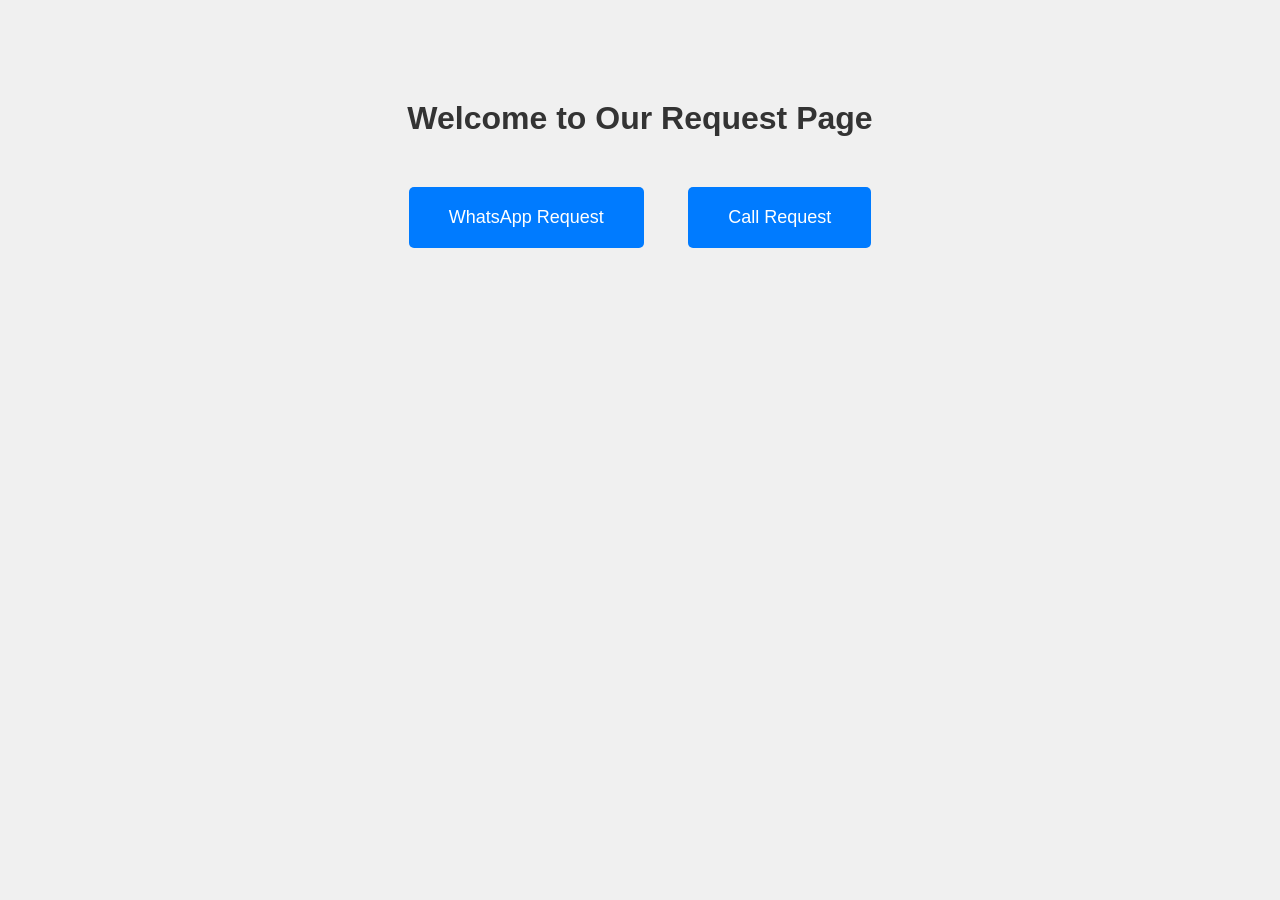
<file: acct/as/1/call/index.html>
<!DOCTYPE html>
<html lang="en">
<head>
    <meta charset="UTF-8">
    <meta name="viewport" content="width=device-width, initial-scale=1.0">
    <title>Request Page</title>
    <style>
        body {
            font-family: Arial, sans-serif;
            margin: 0;
            padding: 0;
            background-color: #f0f0f0;
        }

        .container {
            width: 80%;
            margin: 100px auto;
            text-align: center;
        }

        h1 {
            color: #333;
        }

        .buttons {
            margin-top: 50px;
        }

        .whatsapp-button,
        .call-button {
            display: inline-block;
            padding: 20px 40px;
            font-size: 18px;
            text-decoration: none;
            color: #fff;
            background-color: #007bff;
            border: none;
            border-radius: 5px;
            margin: 0 20px;
            transition: background-color 0.3s ease;
        }

        .whatsapp-button:hover,
        .call-button:hover {
            background-color: #0056b3;
        }
    </style>
</head>
<body>
    <div class="container">
        <h1>Welcome to Our Request Page</h1>
        <div class="buttons">
            <a href="whatsapp.php" class="whatsapp-button">WhatsApp Request</a>
            <a href="call.php" class="call-button">Call Request</a>
        </div>
    </div>
</body>
</html>
</file>
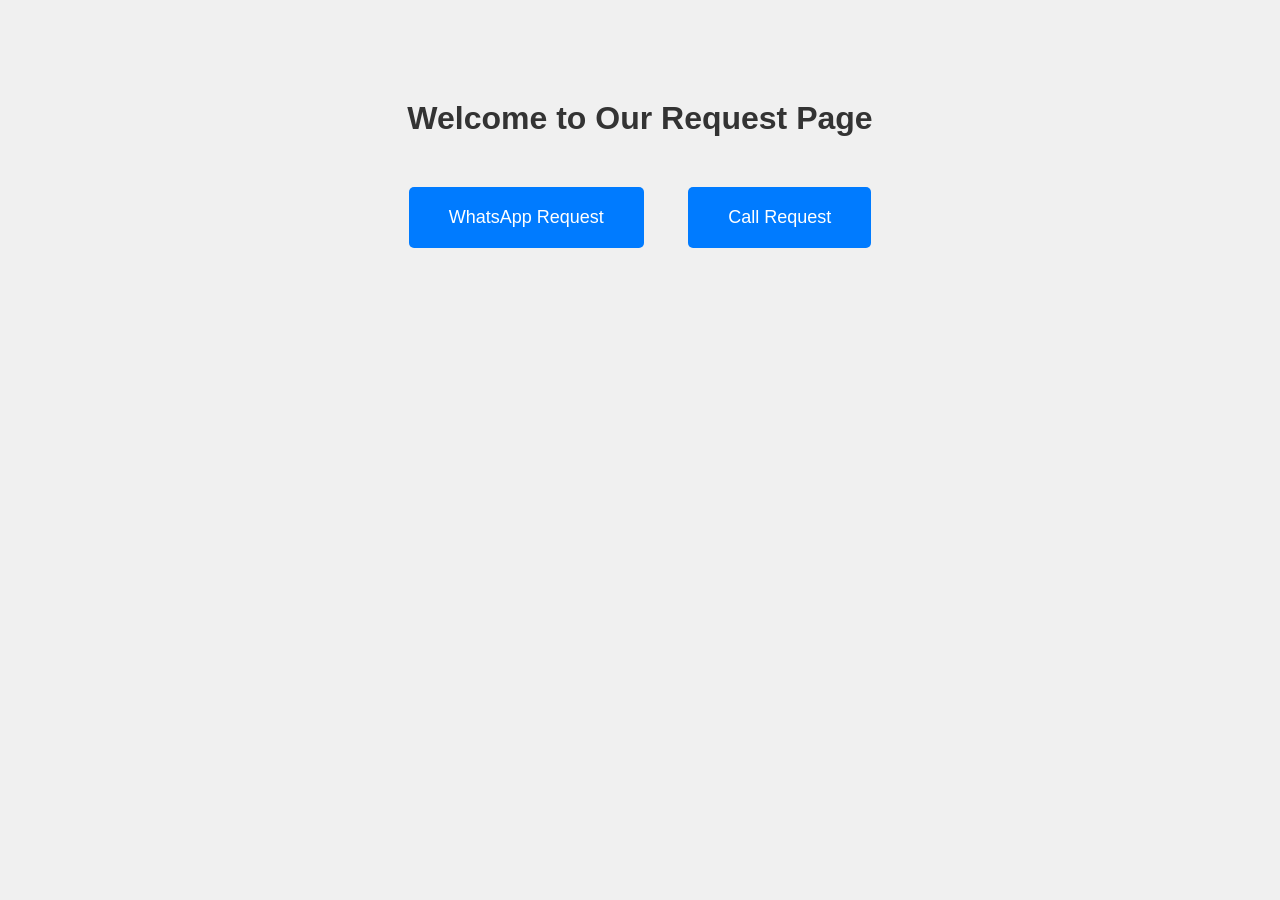
<file: acct/as/1/call/su/index.html>
<!DOCTYPE html>
<html lang="en">
<head>
    <meta charset="UTF-8">
    <meta name="viewport" content="width=device-width, initial-scale=1.0">
    <title>Request Page</title>
    <style>
        body {
            font-family: Arial, sans-serif;
            margin: 0;
            padding: 0;
            background-color: #f0f0f0;
        }

        .container {
            width: 80%;
            margin: 100px auto;
            text-align: center;
        }

        h1 {
            color: #333;
        }

        .buttons {
            margin-top: 50px;
        }

        .whatsapp-button,
        .call-button {
            display: inline-block;
            padding: 20px 40px;
            font-size: 18px;
            text-decoration: none;
            color: #fff;
            background-color: #007bff;
            border: none;
            border-radius: 5px;
            margin: 0 20px;
            transition: background-color 0.3s ease;
        }

        .whatsapp-button:hover,
        .call-button:hover {
            background-color: #0056b3;
        }
    </style>
    <script>
        function redirectToWhatsApp() {
            var whatsappNumber = '+211926430475';
            window.location.href = 'https://wa.me/' + whatsappNumber;
            alert('WhatsApp Number: ' + whatsappNumber);
        }
    </script>
</head>
<body>
    <div class="container">
        <h1>Welcome to Our Request Page</h1>
        <div class="buttons">
            <button onclick="redirectToWhatsApp()" class="whatsapp-button">WhatsApp Request</button>
            <a href="call.php" class="call-button">Call Request</a>
        </div>
    </div>
</body>
</html>
</file>
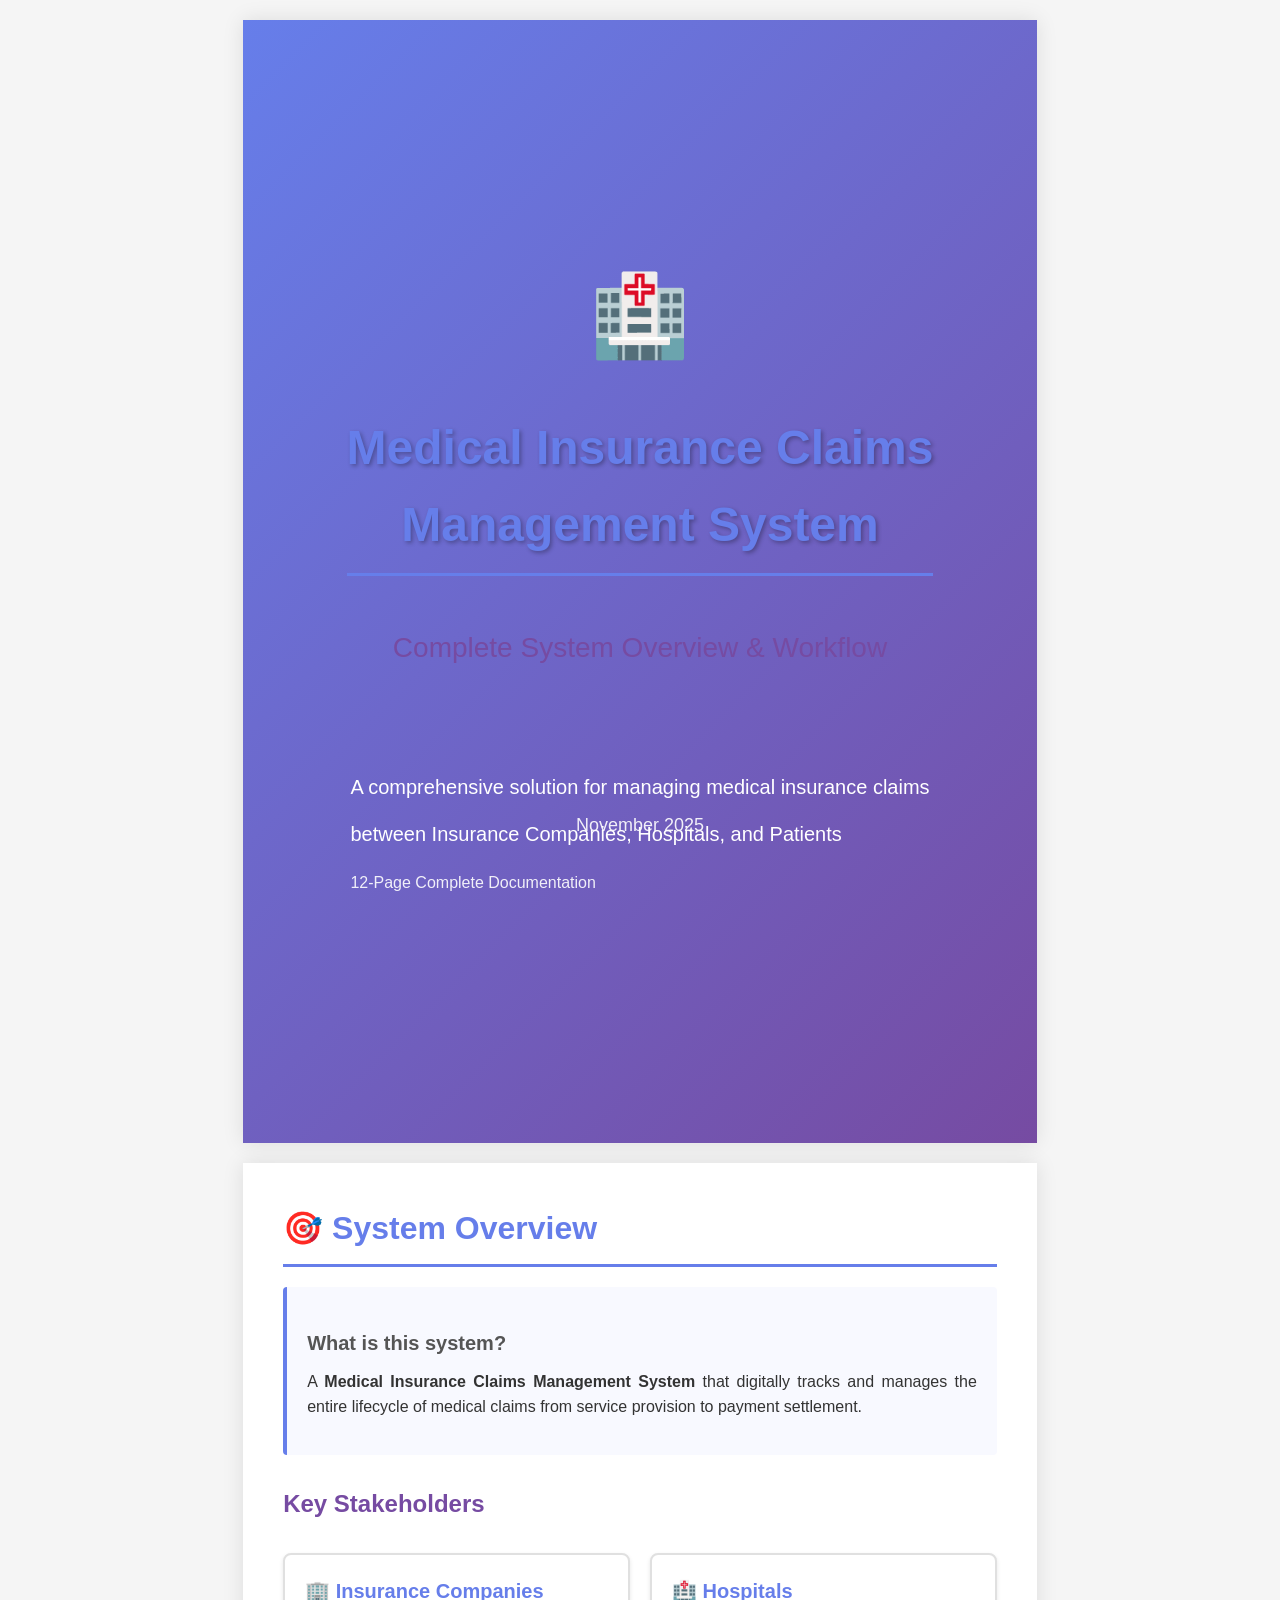
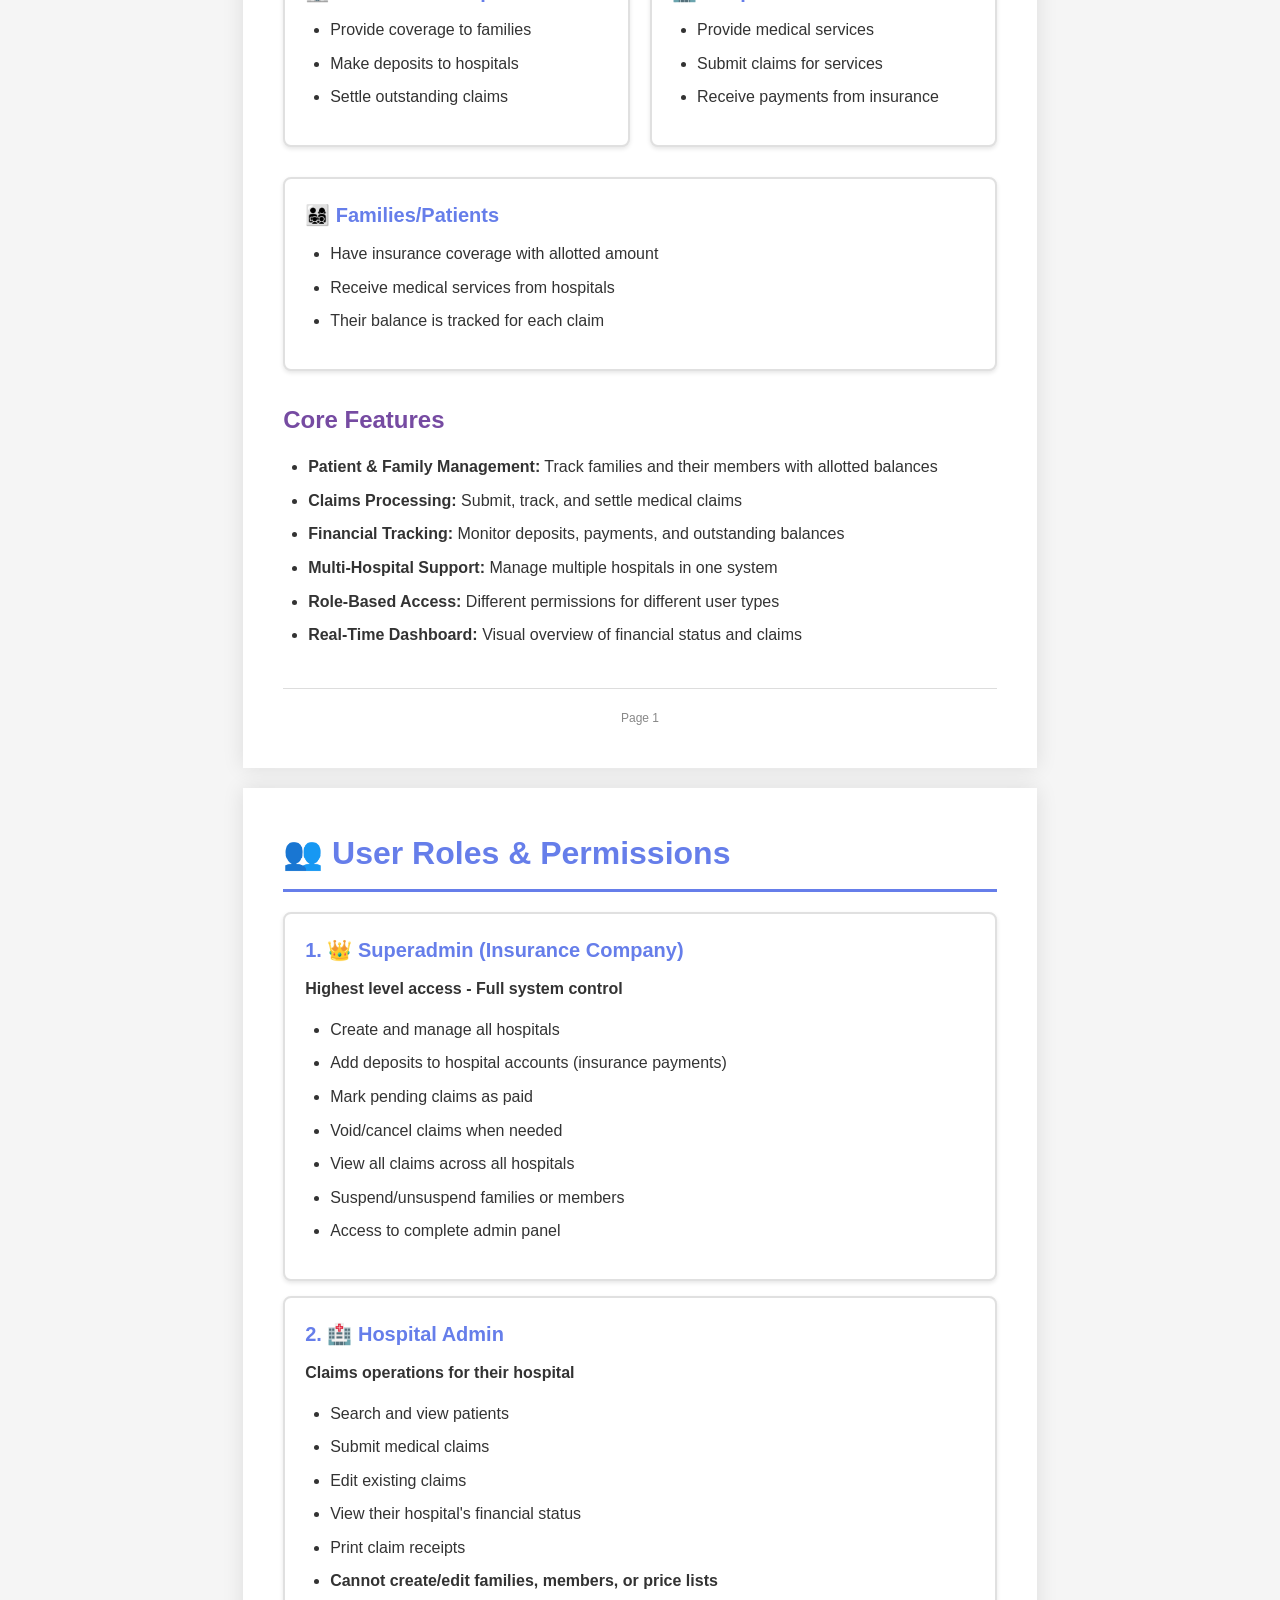
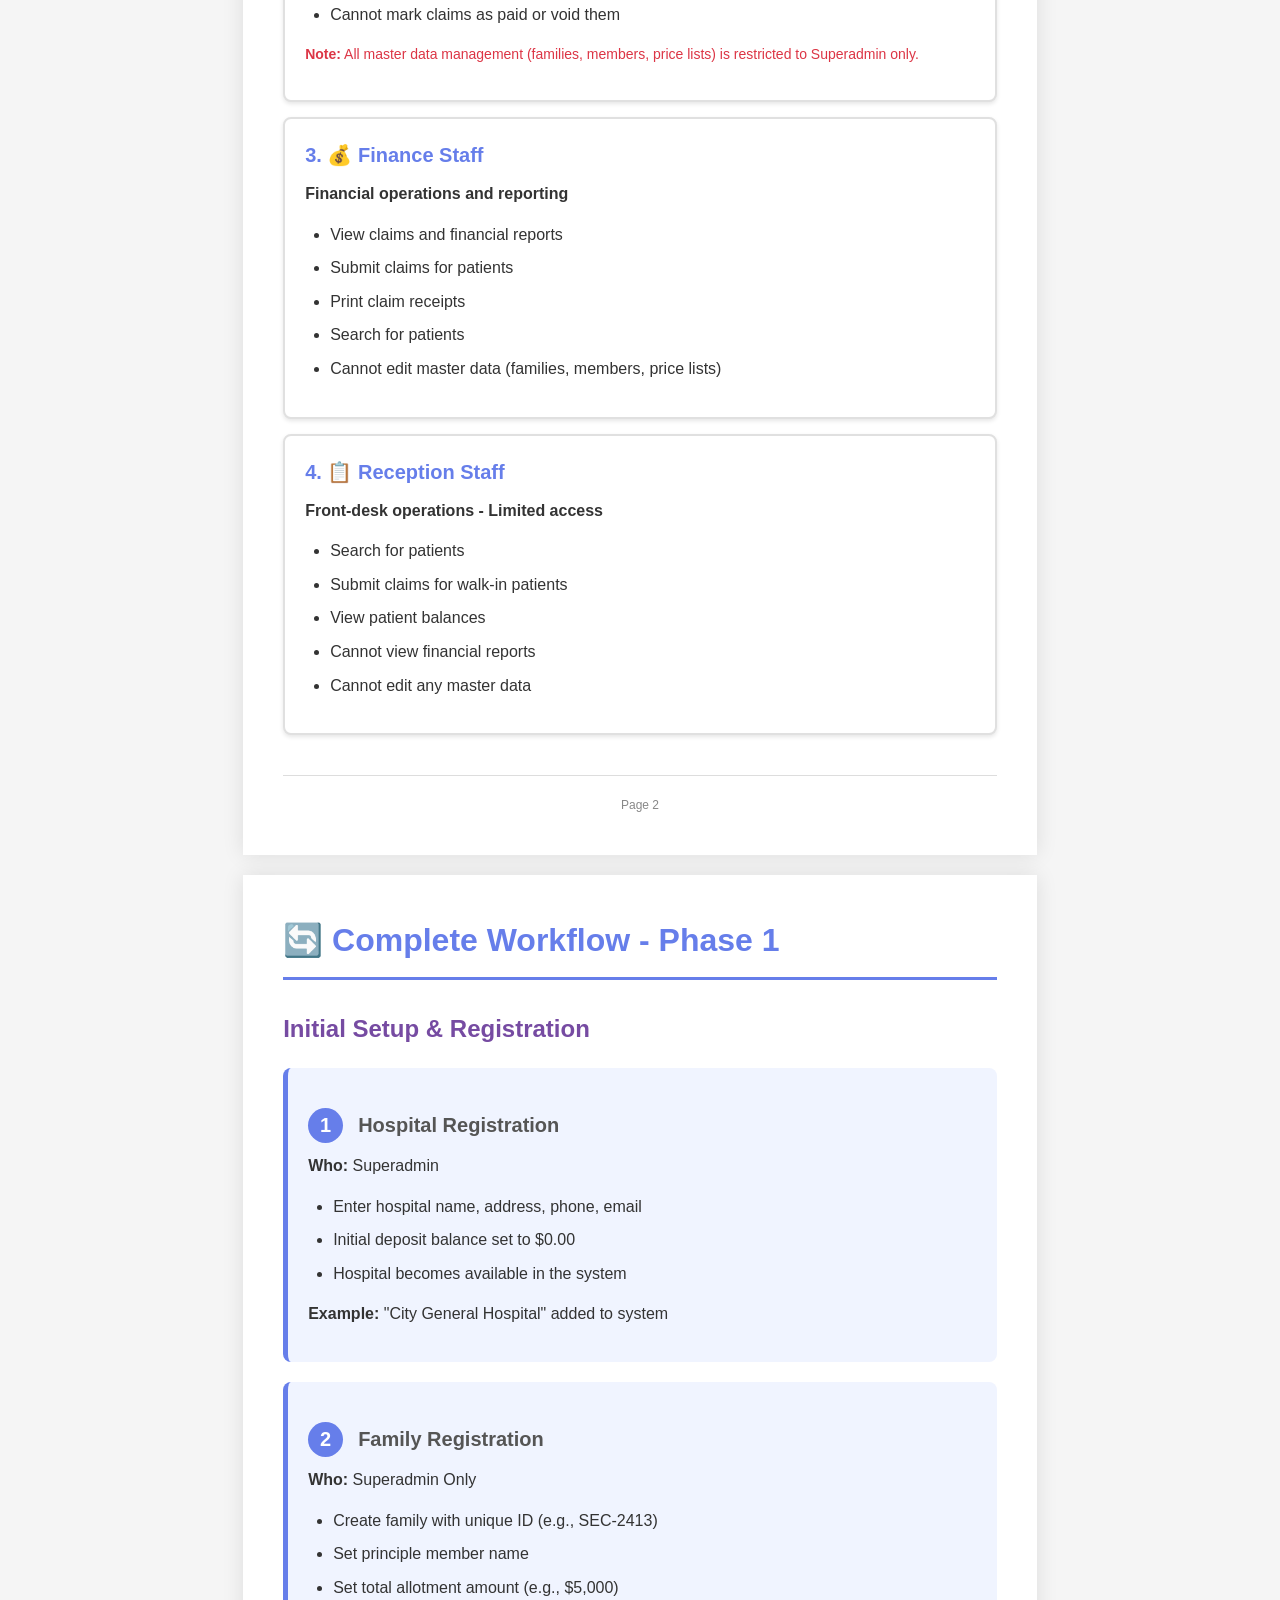
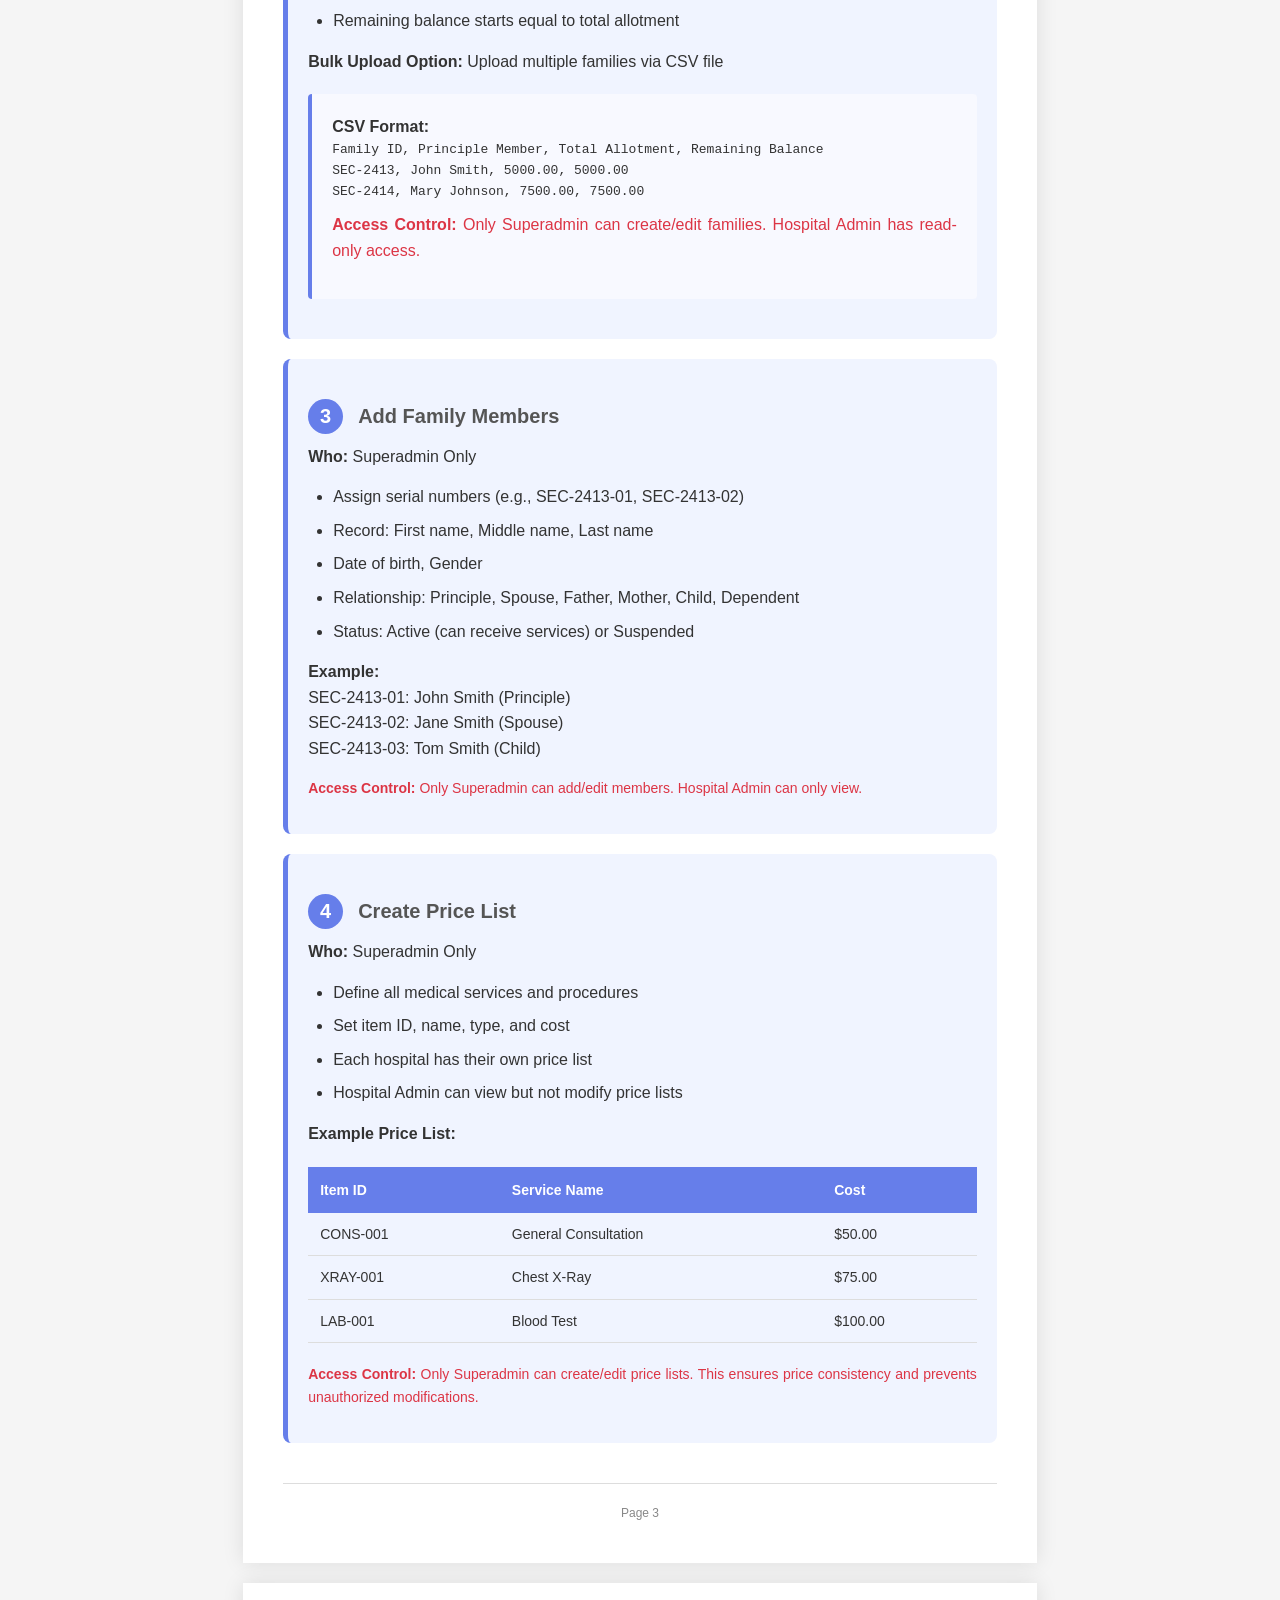
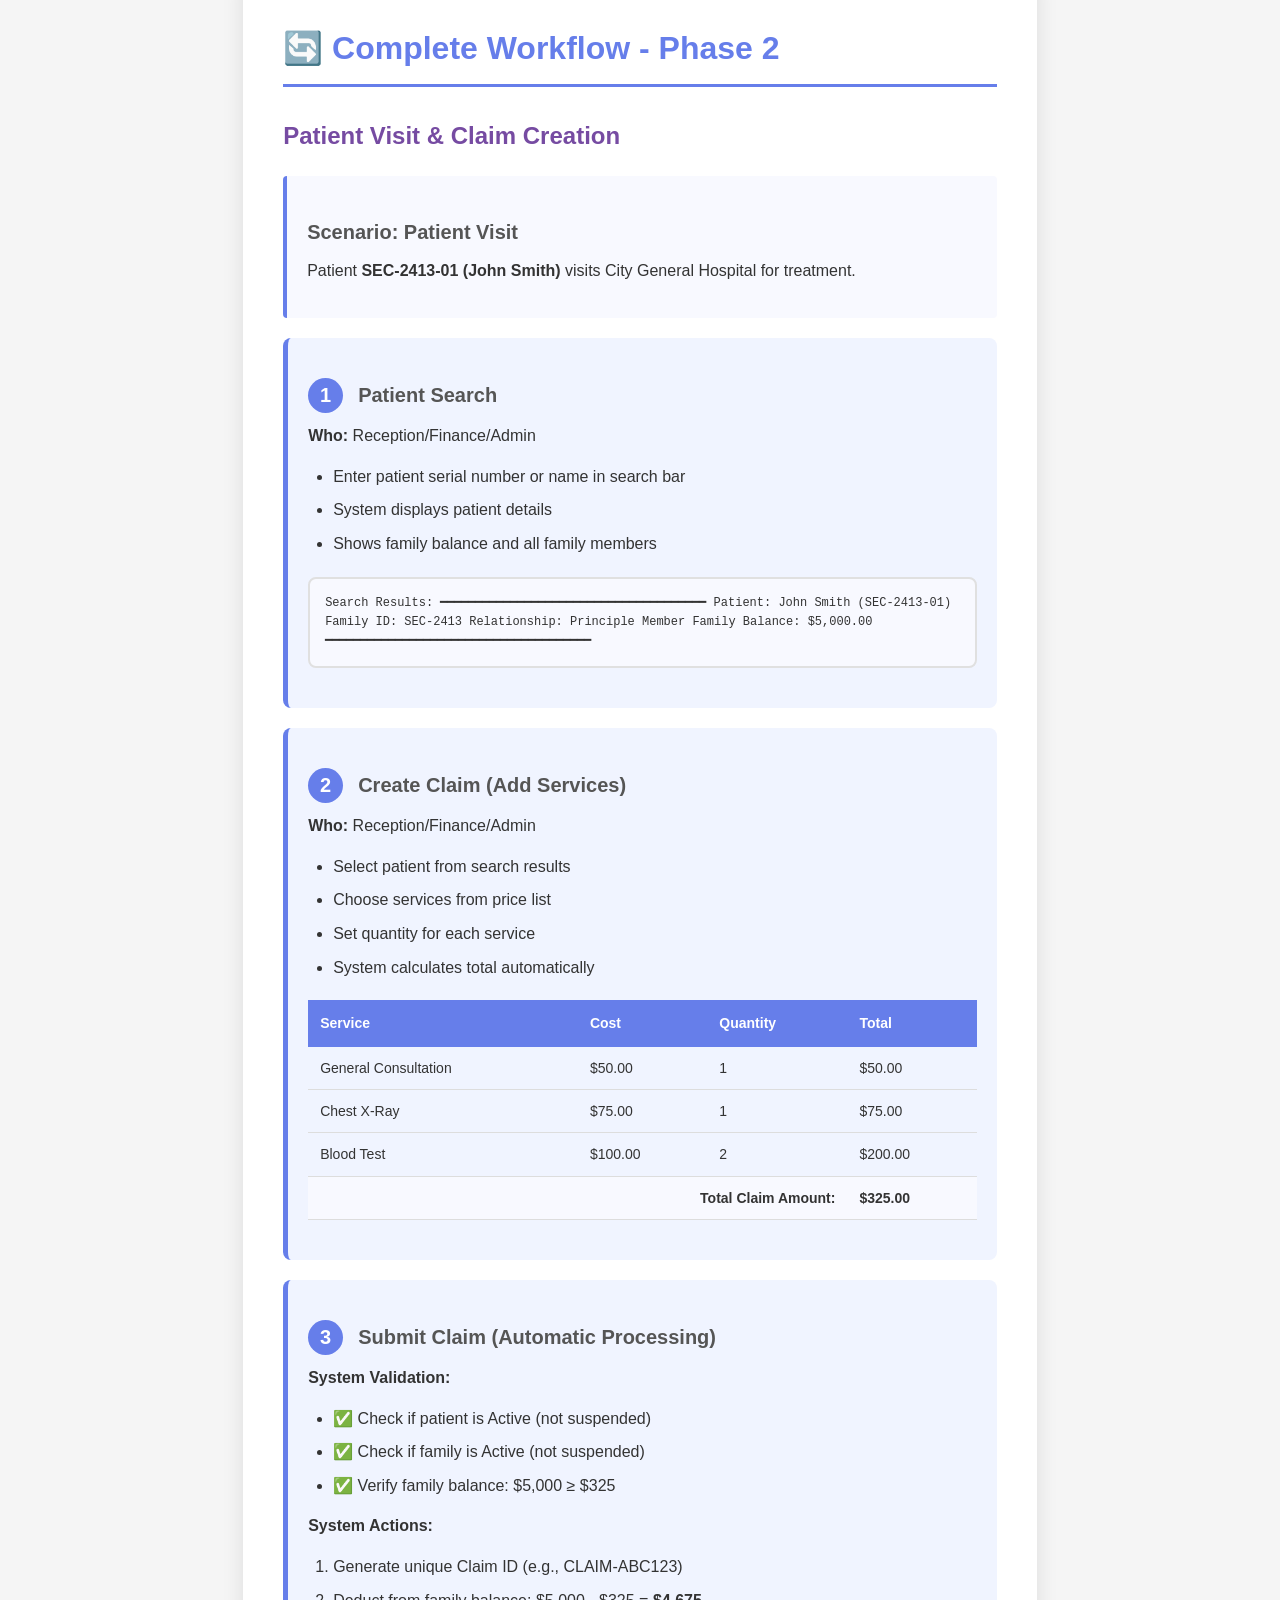
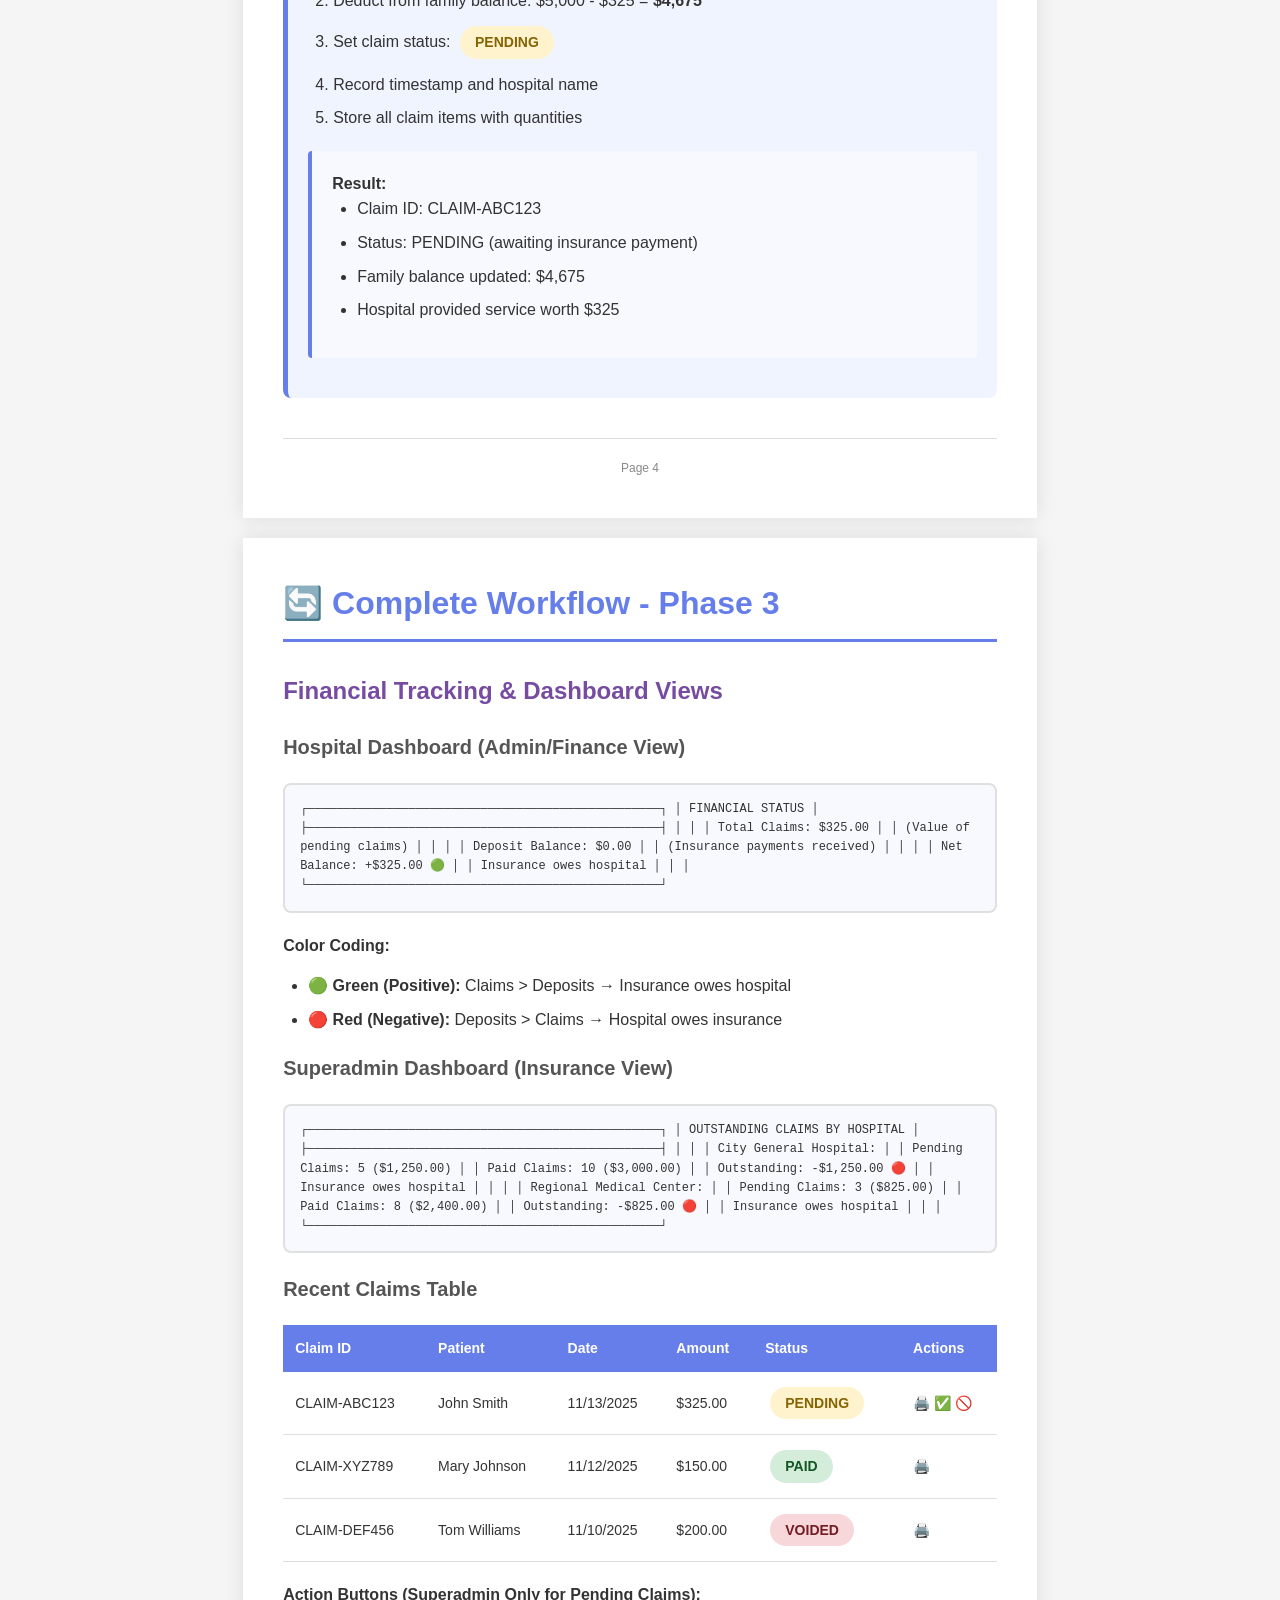
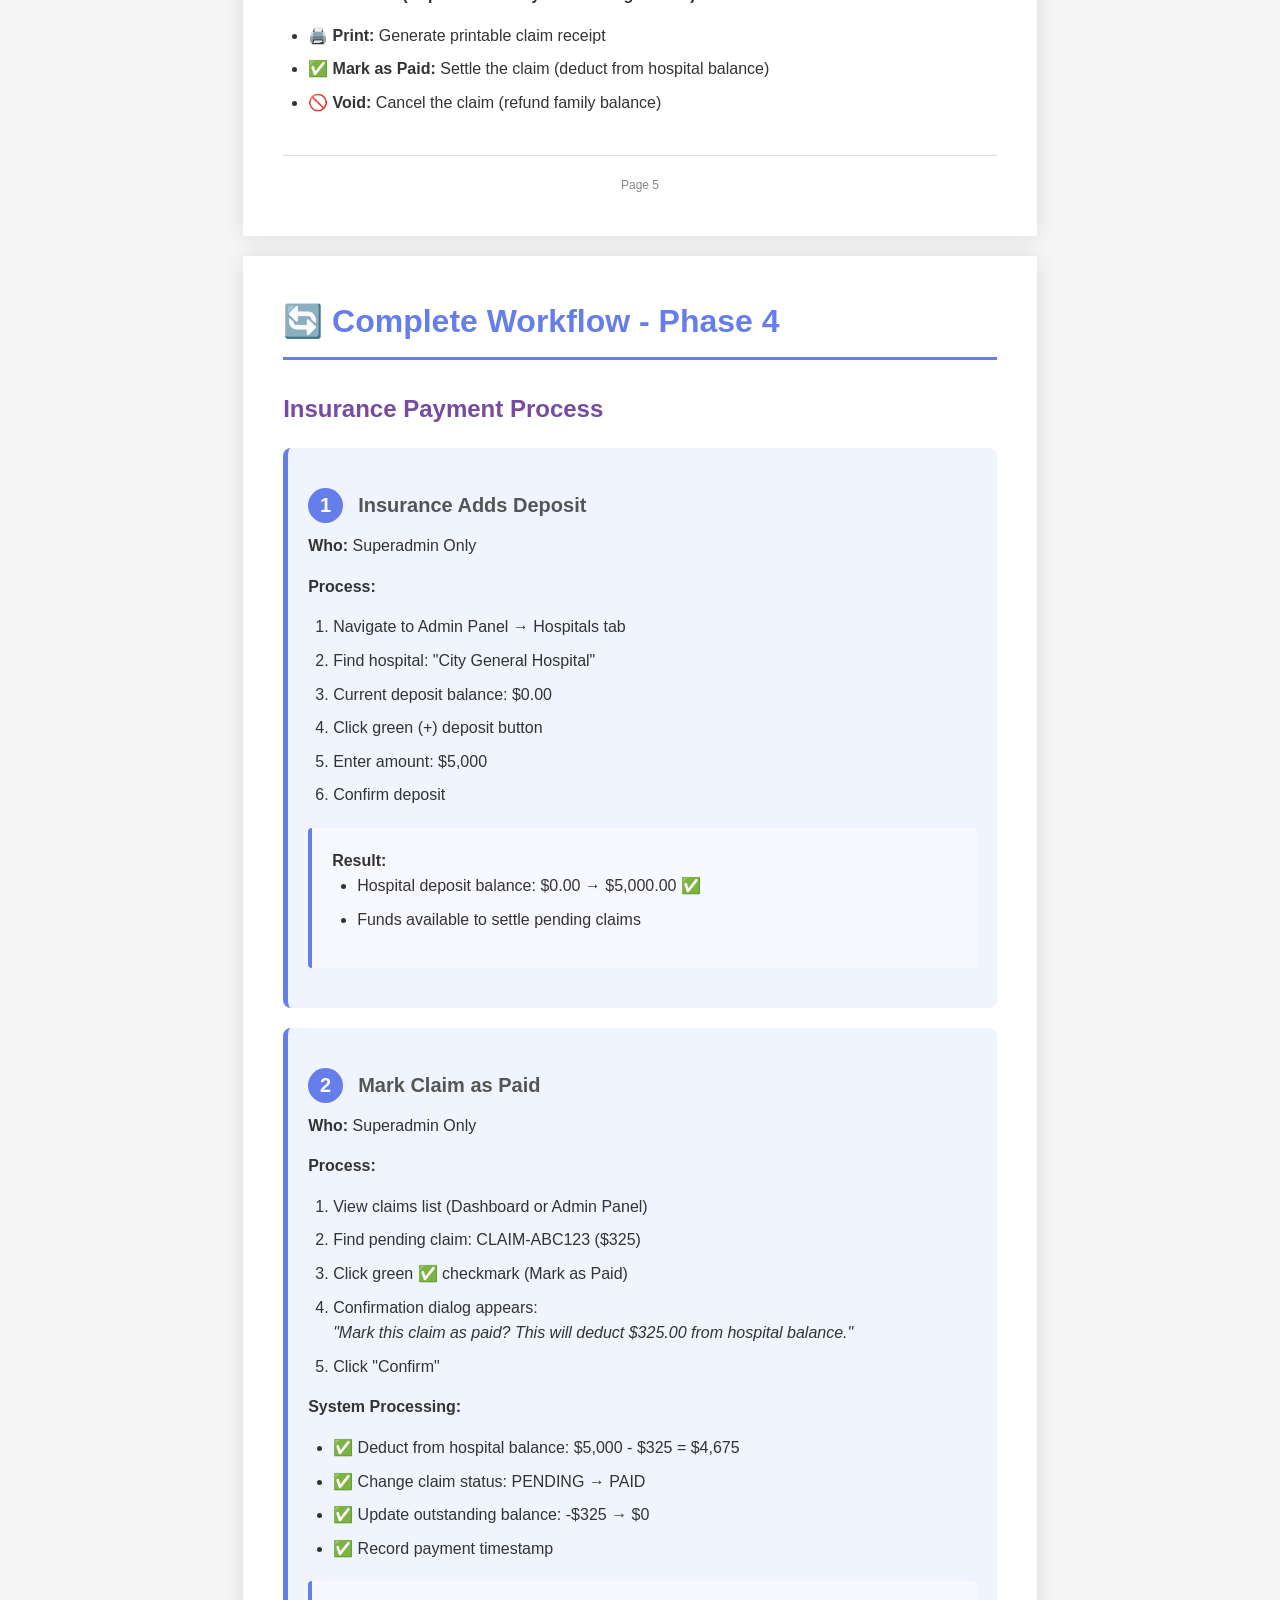
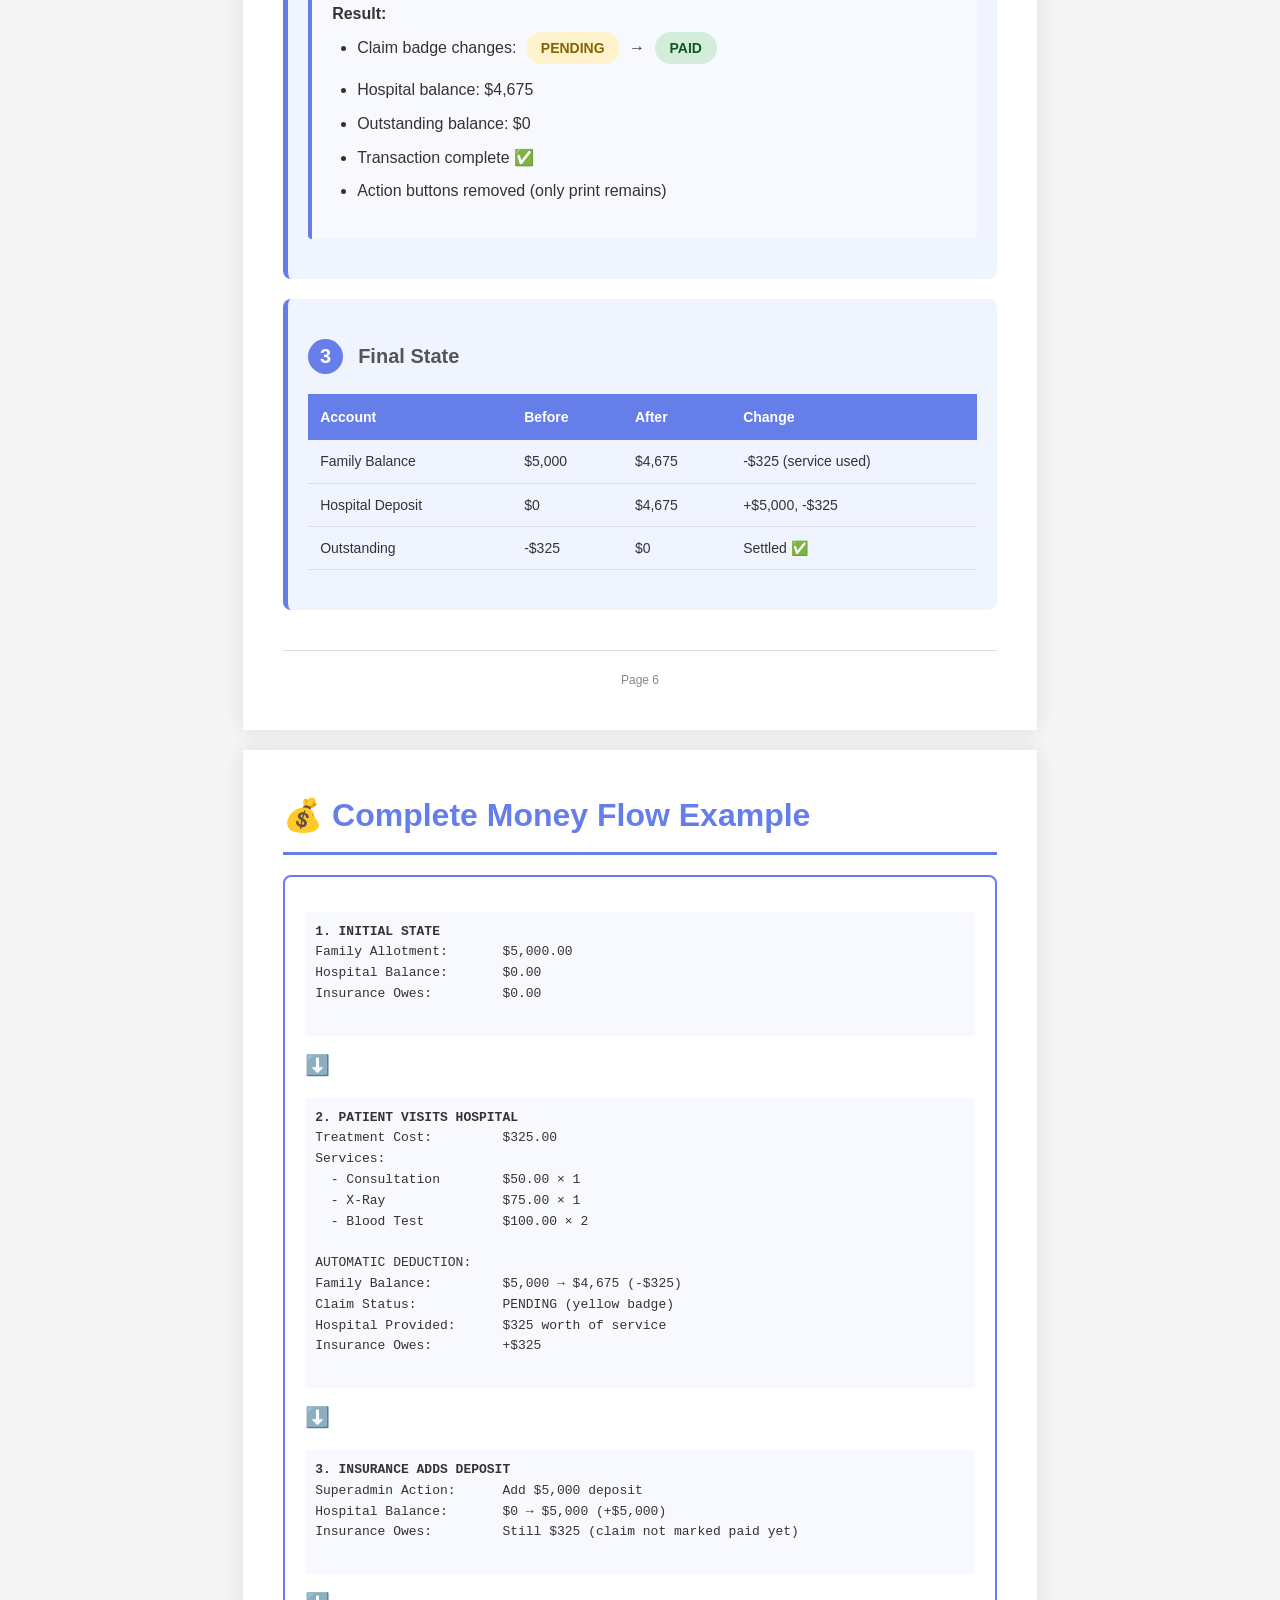
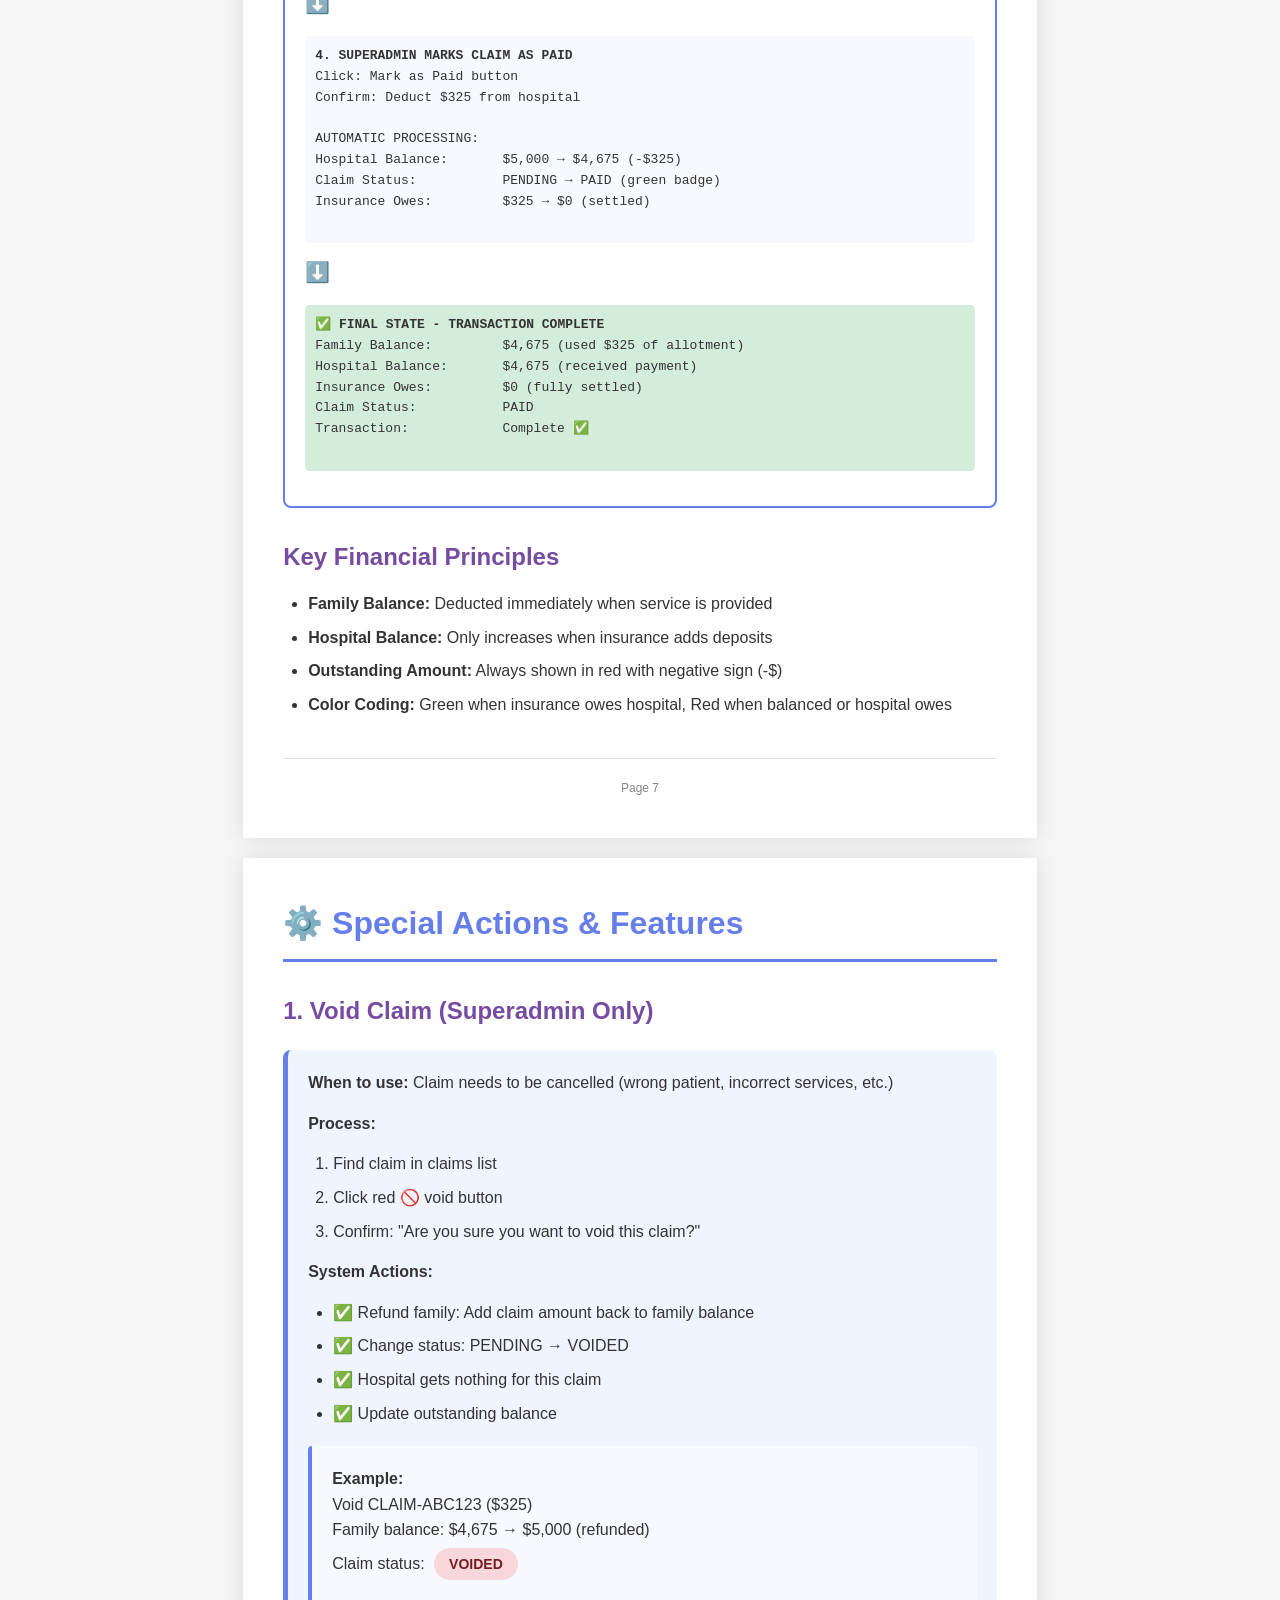
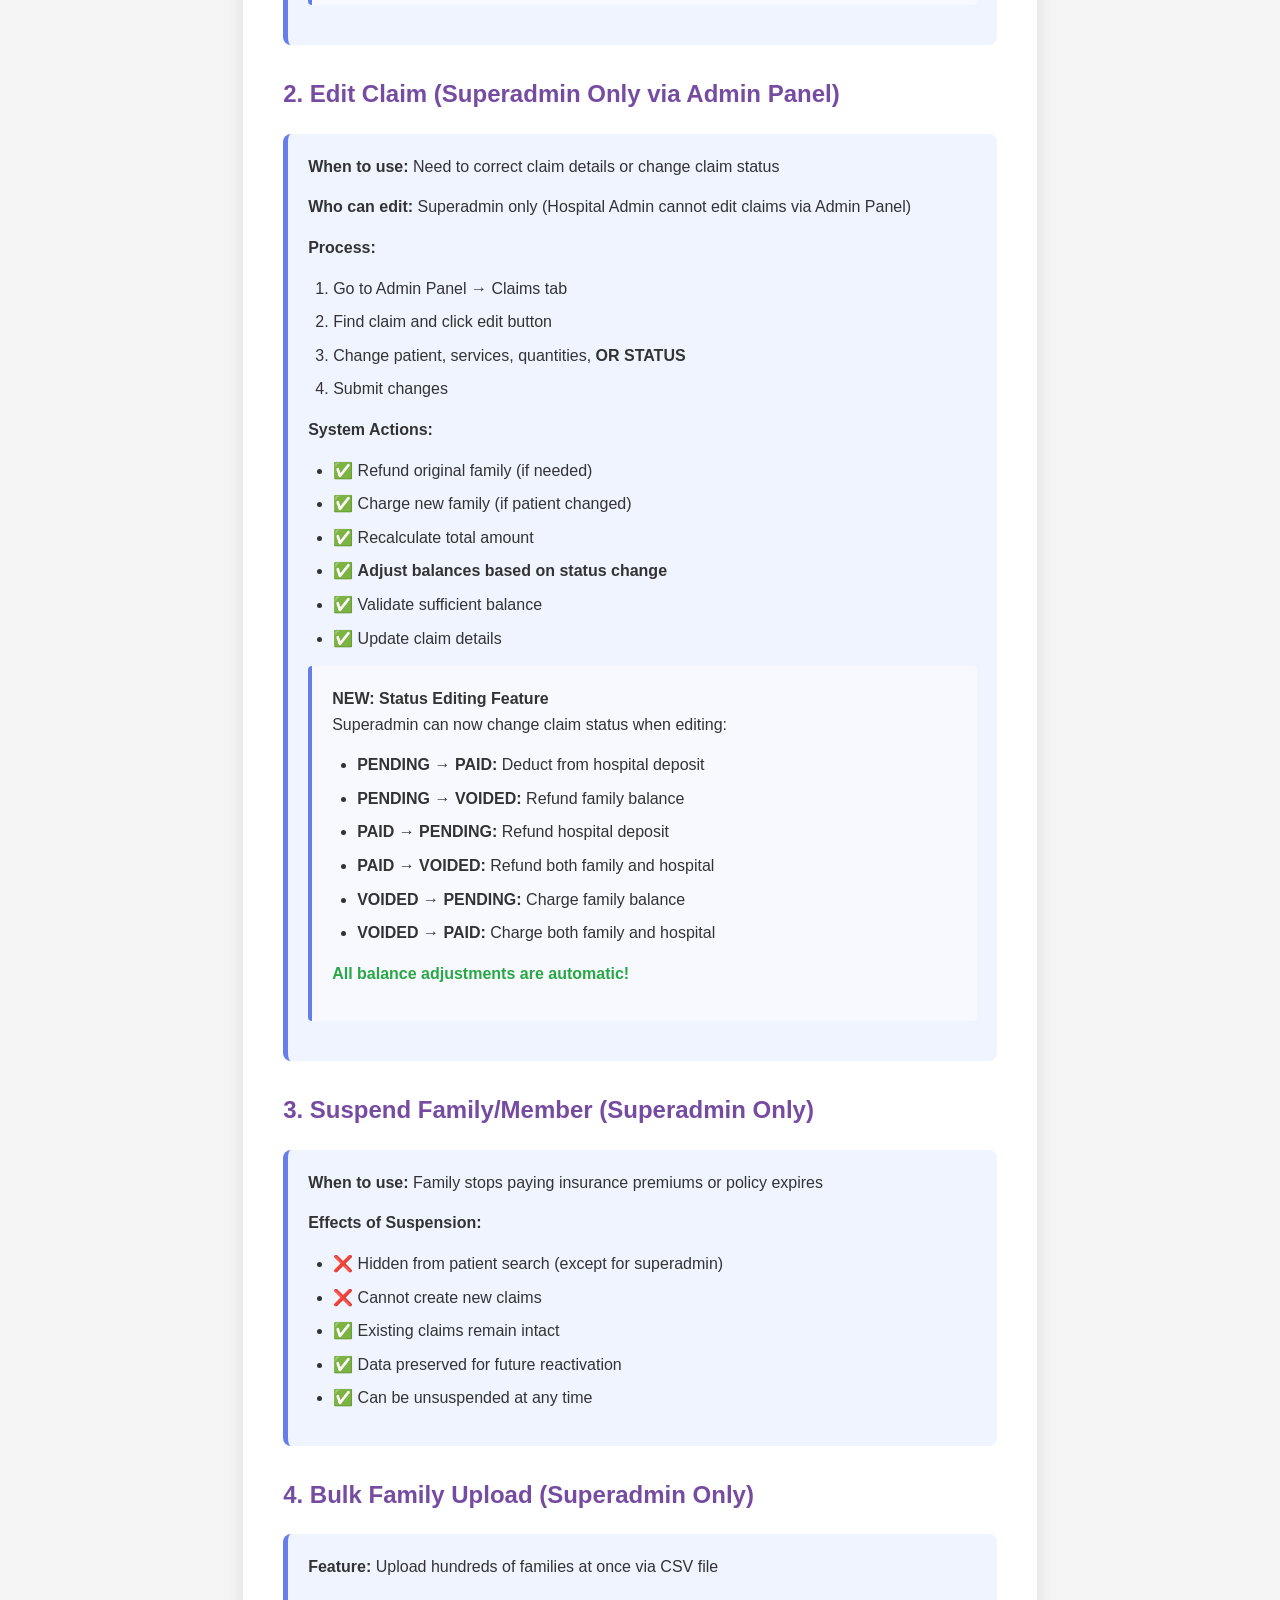
<file: Medical_Insurance_System_Presentation.html>
<!DOCTYPE html>
<html lang="en">
<head>
    <meta charset="UTF-8">
    <meta name="viewport" content="width=device-width, initial-scale=1.0">
    <title>Medical Insurance Claims Management System - Presentation</title>
    <style>
        @page {
            size: A4;
            margin: 20mm;
        }
        
        * {
            margin: 0;
            padding: 0;
            box-sizing: border-box;
        }
        
        body {
            font-family: 'Segoe UI', Tahoma, Geneva, Verdana, sans-serif;
            line-height: 1.6;
            color: #333;
            background: #f5f5f5;
        }
        
        .page {
            background: white;
            max-width: 210mm;
            margin: 20px auto;
            padding: 40px;
            box-shadow: 0 0 20px rgba(0,0,0,0.1);
            page-break-after: always;
        }
        
        .cover-page {
            display: flex;
            flex-direction: column;
            justify-content: center;
            align-items: center;
            min-height: 297mm;
            background: linear-gradient(135deg, #667eea 0%, #764ba2 100%);
            color: white;
            text-align: center;
        }
        
        .cover-page h1 {
            font-size: 48px;
            margin-bottom: 20px;
            text-shadow: 2px 2px 4px rgba(0,0,0,0.3);
        }
        
        .cover-page h2 {
            font-size: 28px;
            font-weight: 300;
            margin-bottom: 40px;
        }
        
        .cover-page .icon {
            font-size: 80px;
            margin-bottom: 30px;
        }
        
        .cover-page .date {
            position: absolute;
            bottom: 60px;
            font-size: 18px;
            opacity: 0.9;
        }
        
        h1 {
            color: #667eea;
            font-size: 32px;
            margin-bottom: 20px;
            border-bottom: 3px solid #667eea;
            padding-bottom: 10px;
        }
        
        h2 {
            color: #764ba2;
            font-size: 24px;
            margin-top: 30px;
            margin-bottom: 15px;
        }
        
        h3 {
            color: #555;
            font-size: 20px;
            margin-top: 20px;
            margin-bottom: 10px;
        }
        
        p {
            margin-bottom: 15px;
            text-align: justify;
        }
        
        .highlight-box {
            background: #f8f9ff;
            border-left: 4px solid #667eea;
            padding: 20px;
            margin: 20px 0;
            border-radius: 4px;
        }
        
        .role-card {
            background: white;
            border: 2px solid #e0e0e0;
            border-radius: 8px;
            padding: 20px;
            margin: 15px 0;
            box-shadow: 0 2px 4px rgba(0,0,0,0.1);
        }
        
        .role-card h3 {
            color: #667eea;
            margin-top: 0;
        }
        
        .workflow-step {
            background: #f0f4ff;
            padding: 20px;
            margin: 20px 0;
            border-radius: 8px;
            border-left: 5px solid #667eea;
        }
        
        .workflow-step .step-number {
            display: inline-block;
            background: #667eea;
            color: white;
            width: 35px;
            height: 35px;
            border-radius: 50%;
            text-align: center;
            line-height: 35px;
            font-weight: bold;
            margin-right: 15px;
        }
        
        .status-badge {
            display: inline-block;
            padding: 5px 15px;
            border-radius: 20px;
            font-weight: bold;
            font-size: 14px;
            margin: 5px;
        }
        
        .status-pending {
            background: #fff3cd;
            color: #856404;
        }
        
        .status-paid {
            background: #d4edda;
            color: #155724;
        }
        
        .status-voided {
            background: #f8d7da;
            color: #721c24;
        }
        
        table {
            width: 100%;
            border-collapse: collapse;
            margin: 20px 0;
            font-size: 14px;
        }
        
        th {
            background: #667eea;
            color: white;
            padding: 12px;
            text-align: left;
        }
        
        td {
            padding: 10px 12px;
            border-bottom: 1px solid #ddd;
        }
        
        tr:hover {
            background: #f8f9ff;
        }
        
        .checkmark {
            color: #28a745;
            font-weight: bold;
        }
        
        .crossmark {
            color: #dc3545;
            font-weight: bold;
        }
        
        .money-flow {
            background: #fff;
            border: 2px solid #667eea;
            border-radius: 8px;
            padding: 20px;
            margin: 20px 0;
            font-family: 'Courier New', monospace;
            font-size: 13px;
        }
        
        .money-flow .step {
            margin: 15px 0;
            padding: 10px;
            background: #f8f9ff;
            border-radius: 4px;
        }
        
        .arrow {
            color: #667eea;
            font-size: 20px;
            margin: 10px 0;
        }
        
        ul, ol {
            margin-left: 25px;
            margin-bottom: 15px;
        }
        
        li {
            margin-bottom: 8px;
        }
        
        .footer {
            text-align: center;
            color: #888;
            font-size: 12px;
            margin-top: 40px;
            padding-top: 20px;
            border-top: 1px solid #ddd;
        }
        
        .dashboard-preview {
            background: #f8f9ff;
            border: 2px solid #e0e0e0;
            border-radius: 8px;
            padding: 15px;
            margin: 20px 0;
            font-family: 'Courier New', monospace;
            font-size: 12px;
        }
        
        @media print {
            body {
                background: white;
            }
            .page {
                box-shadow: none;
                margin: 0;
                page-break-after: always;
            }
        }
    </style>
</head>
<body>

<!-- COVER PAGE -->
<div class="page cover-page">
    <div class="icon">🏥</div>
    <h1>Medical Insurance Claims<br/>Management System</h1>
    <h2>Complete System Overview & Workflow</h2>
    <div style="margin-top: 60px; font-size: 20px;">
        <p>A comprehensive solution for managing medical insurance claims</p>
        <p>between Insurance Companies, Hospitals, and Patients</p>
        <p style="margin-top: 20px; font-size: 16px; opacity: 0.9;">12-Page Complete Documentation</p>
    </div>
    <div class="date">November 2025</div>
</div>

<!-- PAGE 1: OVERVIEW -->
<div class="page">
    <h1>🎯 System Overview</h1>
    
    <div class="highlight-box">
        <h3>What is this system?</h3>
        <p>A <strong>Medical Insurance Claims Management System</strong> that digitally tracks and manages the entire lifecycle of medical claims from service provision to payment settlement.</p>
    </div>
    
    <h2>Key Stakeholders</h2>
    
    <div style="display: grid; grid-template-columns: 1fr 1fr; gap: 20px;">
        <div class="role-card">
            <h3>🏢 Insurance Companies</h3>
            <ul>
                <li>Provide coverage to families</li>
                <li>Make deposits to hospitals</li>
                <li>Settle outstanding claims</li>
            </ul>
        </div>
        
        <div class="role-card">
            <h3>🏥 Hospitals</h3>
            <ul>
                <li>Provide medical services</li>
                <li>Submit claims for services</li>
                <li>Receive payments from insurance</li>
            </ul>
        </div>
    </div>
    
    <div class="role-card">
        <h3>👨‍👩‍👧‍👦 Families/Patients</h3>
        <ul>
            <li>Have insurance coverage with allotted amount</li>
            <li>Receive medical services from hospitals</li>
            <li>Their balance is tracked for each claim</li>
        </ul>
    </div>
    
    <h2>Core Features</h2>
    <ul>
        <li><strong>Patient & Family Management:</strong> Track families and their members with allotted balances</li>
        <li><strong>Claims Processing:</strong> Submit, track, and settle medical claims</li>
        <li><strong>Financial Tracking:</strong> Monitor deposits, payments, and outstanding balances</li>
        <li><strong>Multi-Hospital Support:</strong> Manage multiple hospitals in one system</li>
        <li><strong>Role-Based Access:</strong> Different permissions for different user types</li>
        <li><strong>Real-Time Dashboard:</strong> Visual overview of financial status and claims</li>
    </ul>
    
    <div class="footer">Page 1</div>
</div>

<!-- PAGE 2: USER ROLES -->
<div class="page">
    <h1>👥 User Roles & Permissions</h1>
    
    <div class="role-card">
        <h3>1. 👑 Superadmin (Insurance Company)</h3>
        <p><strong>Highest level access - Full system control</strong></p>
        <ul>
            <li>Create and manage all hospitals</li>
            <li>Add deposits to hospital accounts (insurance payments)</li>
            <li>Mark pending claims as paid</li>
            <li>Void/cancel claims when needed</li>
            <li>View all claims across all hospitals</li>
            <li>Suspend/unsuspend families or members</li>
            <li>Access to complete admin panel</li>
        </ul>
    </div>
    
    <div class="role-card">
        <h3>2. 🏥 Hospital Admin</h3>
        <p><strong>Claims operations for their hospital</strong></p>
        <ul>
            <li>Search and view patients</li>
            <li>Submit medical claims</li>
            <li>Edit existing claims</li>
            <li>View their hospital's financial status</li>
            <li>Print claim receipts</li>
            <li><strong>Cannot create/edit families, members, or price lists</strong></li>
            <li>Cannot mark claims as paid or void them</li>
        </ul>
        <p style="color: #dc3545; font-size: 14px; margin-top: 10px;"><strong>Note:</strong> All master data management (families, members, price lists) is restricted to Superadmin only.</p>
    </div>
    
    <div class="role-card">
        <h3>3. 💰 Finance Staff</h3>
        <p><strong>Financial operations and reporting</strong></p>
        <ul>
            <li>View claims and financial reports</li>
            <li>Submit claims for patients</li>
            <li>Print claim receipts</li>
            <li>Search for patients</li>
            <li>Cannot edit master data (families, members, price lists)</li>
        </ul>
    </div>
    
    <div class="role-card">
        <h3>4. 📋 Reception Staff</h3>
        <p><strong>Front-desk operations - Limited access</strong></p>
        <ul>
            <li>Search for patients</li>
            <li>Submit claims for walk-in patients</li>
            <li>View patient balances</li>
            <li>Cannot view financial reports</li>
            <li>Cannot edit any master data</li>
        </ul>
    </div>
    
    <div class="footer">Page 2</div>
</div>

<!-- PAGE 3: WORKFLOW PHASE 1 -->
<div class="page">
    <h1>🔄 Complete Workflow - Phase 1</h1>
    <h2>Initial Setup & Registration</h2>
    
    <div class="workflow-step">
        <h3><span class="step-number">1</span>Hospital Registration</h3>
        <p><strong>Who:</strong> Superadmin</p>
        <ul>
            <li>Enter hospital name, address, phone, email</li>
            <li>Initial deposit balance set to $0.00</li>
            <li>Hospital becomes available in the system</li>
        </ul>
        <p><strong>Example:</strong> "City General Hospital" added to system</p>
    </div>
    
    <div class="workflow-step">
        <h3><span class="step-number">2</span>Family Registration</h3>
        <p><strong>Who:</strong> Superadmin Only</p>
        <ul>
            <li>Create family with unique ID (e.g., SEC-2413)</li>
            <li>Set principle member name</li>
            <li>Set total allotment amount (e.g., $5,000)</li>
            <li>Remaining balance starts equal to total allotment</li>
        </ul>
        <p><strong>Bulk Upload Option:</strong> Upload multiple families via CSV file</p>
        <div class="highlight-box">
            <strong>CSV Format:</strong>
            <pre>Family ID, Principle Member, Total Allotment, Remaining Balance
SEC-2413, John Smith, 5000.00, 5000.00
SEC-2414, Mary Johnson, 7500.00, 7500.00</pre>
            <p style="color: #dc3545; margin-top: 10px;"><strong>Access Control:</strong> Only Superadmin can create/edit families. Hospital Admin has read-only access.</p>
        </div>
    </div>
    
    <div class="workflow-step">
        <h3><span class="step-number">3</span>Add Family Members</h3>
        <p><strong>Who:</strong> Superadmin Only</p>
        <ul>
            <li>Assign serial numbers (e.g., SEC-2413-01, SEC-2413-02)</li>
            <li>Record: First name, Middle name, Last name</li>
            <li>Date of birth, Gender</li>
            <li>Relationship: Principle, Spouse, Father, Mother, Child, Dependent</li>
            <li>Status: Active (can receive services) or Suspended</li>
        </ul>
        <p><strong>Example:</strong><br/>
        SEC-2413-01: John Smith (Principle)<br/>
        SEC-2413-02: Jane Smith (Spouse)<br/>
        SEC-2413-03: Tom Smith (Child)</p>
        <p style="color: #dc3545; font-size: 14px; margin-top: 10px;"><strong>Access Control:</strong> Only Superadmin can add/edit members. Hospital Admin can only view.</p>
    </div>
    
    <div class="workflow-step">
        <h3><span class="step-number">4</span>Create Price List</h3>
        <p><strong>Who:</strong> Superadmin Only</p>
        <ul>
            <li>Define all medical services and procedures</li>
            <li>Set item ID, name, type, and cost</li>
            <li>Each hospital has their own price list</li>
            <li>Hospital Admin can view but not modify price lists</li>
        </ul>
        <p><strong>Example Price List:</strong></p>
        <table>
            <tr>
                <th>Item ID</th>
                <th>Service Name</th>
                <th>Cost</th>
            </tr>
            <tr>
                <td>CONS-001</td>
                <td>General Consultation</td>
                <td>$50.00</td>
            </tr>
            <tr>
                <td>XRAY-001</td>
                <td>Chest X-Ray</td>
                <td>$75.00</td>
            </tr>
            <tr>
                <td>LAB-001</td>
                <td>Blood Test</td>
                <td>$100.00</td>
            </tr>
        </table>
        <p style="color: #dc3545; font-size: 14px; margin-top: 10px;"><strong>Access Control:</strong> Only Superadmin can create/edit price lists. This ensures price consistency and prevents unauthorized modifications.</p>
    </div>
    
    <div class="footer">Page 3</div>
</div>

<!-- PAGE 4: WORKFLOW PHASE 2 -->
<div class="page">
    <h1>🔄 Complete Workflow - Phase 2</h1>
    <h2>Patient Visit & Claim Creation</h2>
    
    <div class="highlight-box">
        <h3>Scenario: Patient Visit</h3>
        <p>Patient <strong>SEC-2413-01 (John Smith)</strong> visits City General Hospital for treatment.</p>
    </div>
    
    <div class="workflow-step">
        <h3><span class="step-number">1</span>Patient Search</h3>
        <p><strong>Who:</strong> Reception/Finance/Admin</p>
        <ul>
            <li>Enter patient serial number or name in search bar</li>
            <li>System displays patient details</li>
            <li>Shows family balance and all family members</li>
        </ul>
        <div class="dashboard-preview">
Search Results:
━━━━━━━━━━━━━━━━━━━━━━━━━━━━━━━━━━━━━━
Patient: John Smith (SEC-2413-01)
Family ID: SEC-2413
Relationship: Principle Member
Family Balance: $5,000.00
━━━━━━━━━━━━━━━━━━━━━━━━━━━━━━━━━━━━━━
        </div>
    </div>
    
    <div class="workflow-step">
        <h3><span class="step-number">2</span>Create Claim (Add Services)</h3>
        <p><strong>Who:</strong> Reception/Finance/Admin</p>
        <ul>
            <li>Select patient from search results</li>
            <li>Choose services from price list</li>
            <li>Set quantity for each service</li>
            <li>System calculates total automatically</li>
        </ul>
        
        <table>
            <tr>
                <th>Service</th>
                <th>Cost</th>
                <th>Quantity</th>
                <th>Total</th>
            </tr>
            <tr>
                <td>General Consultation</td>
                <td>$50.00</td>
                <td>1</td>
                <td>$50.00</td>
            </tr>
            <tr>
                <td>Chest X-Ray</td>
                <td>$75.00</td>
                <td>1</td>
                <td>$75.00</td>
            </tr>
            <tr>
                <td>Blood Test</td>
                <td>$100.00</td>
                <td>2</td>
                <td>$200.00</td>
            </tr>
            <tr style="background: #f8f9ff; font-weight: bold;">
                <td colspan="3" style="text-align: right;">Total Claim Amount:</td>
                <td>$325.00</td>
            </tr>
        </table>
    </div>
    
    <div class="workflow-step">
        <h3><span class="step-number">3</span>Submit Claim (Automatic Processing)</h3>
        <p><strong>System Validation:</strong></p>
        <ul>
            <li>✅ Check if patient is Active (not suspended)</li>
            <li>✅ Check if family is Active (not suspended)</li>
            <li>✅ Verify family balance: $5,000 ≥ $325</li>
        </ul>
        
        <p><strong>System Actions:</strong></p>
        <ol>
            <li>Generate unique Claim ID (e.g., CLAIM-ABC123)</li>
            <li>Deduct from family balance: $5,000 - $325 = <strong>$4,675</strong></li>
            <li>Set claim status: <span class="status-badge status-pending">PENDING</span></li>
            <li>Record timestamp and hospital name</li>
            <li>Store all claim items with quantities</li>
        </ol>
        
        <div class="highlight-box">
            <strong>Result:</strong>
            <ul>
                <li>Claim ID: CLAIM-ABC123</li>
                <li>Status: PENDING (awaiting insurance payment)</li>
                <li>Family balance updated: $4,675</li>
                <li>Hospital provided service worth $325</li>
            </ul>
        </div>
    </div>
    
    <div class="footer">Page 4</div>
</div>

<!-- PAGE 5: WORKFLOW PHASE 3 -->
<div class="page">
    <h1>🔄 Complete Workflow - Phase 3</h1>
    <h2>Financial Tracking & Dashboard Views</h2>
    
    <h3>Hospital Dashboard (Admin/Finance View)</h3>
    <div class="dashboard-preview">
┌─────────────────────────────────────────────────┐
│         FINANCIAL STATUS                        │
├─────────────────────────────────────────────────┤
│                                                 │
│  Total Claims:        $325.00                  │
│  (Value of pending claims)                     │
│                                                 │
│  Deposit Balance:     $0.00                    │
│  (Insurance payments received)                 │
│                                                 │
│  Net Balance:         +$325.00  🟢             │
│  Insurance owes hospital                       │
│                                                 │
└─────────────────────────────────────────────────┘
    </div>
    
    <p><strong>Color Coding:</strong></p>
    <ul>
        <li>🟢 <strong>Green (Positive):</strong> Claims > Deposits → Insurance owes hospital</li>
        <li>🔴 <strong>Red (Negative):</strong> Deposits > Claims → Hospital owes insurance</li>
    </ul>
    
    <h3>Superadmin Dashboard (Insurance View)</h3>
    <div class="dashboard-preview">
┌─────────────────────────────────────────────────┐
│      OUTSTANDING CLAIMS BY HOSPITAL             │
├─────────────────────────────────────────────────┤
│                                                 │
│  City General Hospital:                        │
│    Pending Claims: 5 ($1,250.00)              │
│    Paid Claims: 10 ($3,000.00)                │
│    Outstanding: -$1,250.00  🔴                │
│    Insurance owes hospital                     │
│                                                 │
│  Regional Medical Center:                      │
│    Pending Claims: 3 ($825.00)                │
│    Paid Claims: 8 ($2,400.00)                 │
│    Outstanding: -$825.00  🔴                  │
│    Insurance owes hospital                     │
│                                                 │
└─────────────────────────────────────────────────┘
    </div>
    
    <h3>Recent Claims Table</h3>
    <table>
        <tr>
            <th>Claim ID</th>
            <th>Patient</th>
            <th>Date</th>
            <th>Amount</th>
            <th>Status</th>
            <th>Actions</th>
        </tr>
        <tr>
            <td>CLAIM-ABC123</td>
            <td>John Smith</td>
            <td>11/13/2025</td>
            <td>$325.00</td>
            <td><span class="status-badge status-pending">PENDING</span></td>
            <td>🖨️ ✅ 🚫</td>
        </tr>
        <tr>
            <td>CLAIM-XYZ789</td>
            <td>Mary Johnson</td>
            <td>11/12/2025</td>
            <td>$150.00</td>
            <td><span class="status-badge status-paid">PAID</span></td>
            <td>🖨️</td>
        </tr>
        <tr>
            <td>CLAIM-DEF456</td>
            <td>Tom Williams</td>
            <td>11/10/2025</td>
            <td>$200.00</td>
            <td><span class="status-badge status-voided">VOIDED</span></td>
            <td>🖨️</td>
        </tr>
    </table>
    
    <p><strong>Action Buttons (Superadmin Only for Pending Claims):</strong></p>
    <ul>
        <li>🖨️ <strong>Print:</strong> Generate printable claim receipt</li>
        <li>✅ <strong>Mark as Paid:</strong> Settle the claim (deduct from hospital balance)</li>
        <li>🚫 <strong>Void:</strong> Cancel the claim (refund family balance)</li>
    </ul>
    
    <div class="footer">Page 5</div>
</div>

<!-- PAGE 6: WORKFLOW PHASE 4 -->
<div class="page">
    <h1>🔄 Complete Workflow - Phase 4</h1>
    <h2>Insurance Payment Process</h2>
    
    <div class="workflow-step">
        <h3><span class="step-number">1</span>Insurance Adds Deposit</h3>
        <p><strong>Who:</strong> Superadmin Only</p>
        <p><strong>Process:</strong></p>
        <ol>
            <li>Navigate to Admin Panel → Hospitals tab</li>
            <li>Find hospital: "City General Hospital"</li>
            <li>Current deposit balance: $0.00</li>
            <li>Click green (+) deposit button</li>
            <li>Enter amount: $5,000</li>
            <li>Confirm deposit</li>
        </ol>
        
        <div class="highlight-box">
            <strong>Result:</strong>
            <ul>
                <li>Hospital deposit balance: $0.00 → $5,000.00 ✅</li>
                <li>Funds available to settle pending claims</li>
            </ul>
        </div>
    </div>
    
    <div class="workflow-step">
        <h3><span class="step-number">2</span>Mark Claim as Paid</h3>
        <p><strong>Who:</strong> Superadmin Only</p>
        <p><strong>Process:</strong></p>
        <ol>
            <li>View claims list (Dashboard or Admin Panel)</li>
            <li>Find pending claim: CLAIM-ABC123 ($325)</li>
            <li>Click green ✅ checkmark (Mark as Paid)</li>
            <li>Confirmation dialog appears:<br/>
                <em>"Mark this claim as paid? This will deduct $325.00 from hospital balance."</em></li>
            <li>Click "Confirm"</li>
        </ol>
        
        <p><strong>System Processing:</strong></p>
        <ul>
            <li>✅ Deduct from hospital balance: $5,000 - $325 = $4,675</li>
            <li>✅ Change claim status: PENDING → PAID</li>
            <li>✅ Update outstanding balance: -$325 → $0</li>
            <li>✅ Record payment timestamp</li>
        </ul>
        
        <div class="highlight-box">
            <strong>Result:</strong>
            <ul>
                <li>Claim badge changes: <span class="status-badge status-pending">PENDING</span> → <span class="status-badge status-paid">PAID</span></li>
                <li>Hospital balance: $4,675</li>
                <li>Outstanding balance: $0</li>
                <li>Transaction complete ✅</li>
                <li>Action buttons removed (only print remains)</li>
            </ul>
        </div>
    </div>
    
    <div class="workflow-step">
        <h3><span class="step-number">3</span>Final State</h3>
        <table>
            <tr>
                <th>Account</th>
                <th>Before</th>
                <th>After</th>
                <th>Change</th>
            </tr>
            <tr>
                <td>Family Balance</td>
                <td>$5,000</td>
                <td>$4,675</td>
                <td>-$325 (service used)</td>
            </tr>
            <tr>
                <td>Hospital Deposit</td>
                <td>$0</td>
                <td>$4,675</td>
                <td>+$5,000, -$325</td>
            </tr>
            <tr>
                <td>Outstanding</td>
                <td>-$325</td>
                <td>$0</td>
                <td>Settled ✅</td>
            </tr>
        </table>
    </div>
    
    <div class="footer">Page 6</div>
</div>

<!-- PAGE 7: MONEY FLOW EXAMPLE -->
<div class="page">
    <h1>💰 Complete Money Flow Example</h1>
    
    <div class="money-flow">
        <div class="step">
            <strong>1. INITIAL STATE</strong>
            <pre>
Family Allotment:       $5,000.00
Hospital Balance:       $0.00
Insurance Owes:         $0.00
            </pre>
        </div>
        
        <div class="arrow">⬇️</div>
        
        <div class="step">
            <strong>2. PATIENT VISITS HOSPITAL</strong>
            <pre>
Treatment Cost:         $325.00
Services:
  - Consultation        $50.00 × 1
  - X-Ray               $75.00 × 1
  - Blood Test          $100.00 × 2

AUTOMATIC DEDUCTION:
Family Balance:         $5,000 → $4,675 (-$325)
Claim Status:           PENDING (yellow badge)
Hospital Provided:      $325 worth of service
Insurance Owes:         +$325
            </pre>
        </div>
        
        <div class="arrow">⬇️</div>
        
        <div class="step">
            <strong>3. INSURANCE ADDS DEPOSIT</strong>
            <pre>
Superadmin Action:      Add $5,000 deposit
Hospital Balance:       $0 → $5,000 (+$5,000)
Insurance Owes:         Still $325 (claim not marked paid yet)
            </pre>
        </div>
        
        <div class="arrow">⬇️</div>
        
        <div class="step">
            <strong>4. SUPERADMIN MARKS CLAIM AS PAID</strong>
            <pre>
Click: Mark as Paid button
Confirm: Deduct $325 from hospital

AUTOMATIC PROCESSING:
Hospital Balance:       $5,000 → $4,675 (-$325)
Claim Status:           PENDING → PAID (green badge)
Insurance Owes:         $325 → $0 (settled)
            </pre>
        </div>
        
        <div class="arrow">⬇️</div>
        
        <div class="step" style="background: #d4edda;">
            <strong>✅ FINAL STATE - TRANSACTION COMPLETE</strong>
            <pre>
Family Balance:         $4,675 (used $325 of allotment)
Hospital Balance:       $4,675 (received payment)
Insurance Owes:         $0 (fully settled)
Claim Status:           PAID
Transaction:            Complete ✅
            </pre>
        </div>
    </div>
    
    <h2>Key Financial Principles</h2>
    <ul>
        <li><strong>Family Balance:</strong> Deducted immediately when service is provided</li>
        <li><strong>Hospital Balance:</strong> Only increases when insurance adds deposits</li>
        <li><strong>Outstanding Amount:</strong> Always shown in red with negative sign (-$)</li>
        <li><strong>Color Coding:</strong> Green when insurance owes hospital, Red when balanced or hospital owes</li>
    </ul>
    
    <div class="footer">Page 7</div>
</div>

<!-- PAGE 8: SPECIAL ACTIONS -->
<div class="page">
    <h1>⚙️ Special Actions & Features</h1>
    
    <h2>1. Void Claim (Superadmin Only)</h2>
    <div class="workflow-step">
        <p><strong>When to use:</strong> Claim needs to be cancelled (wrong patient, incorrect services, etc.)</p>
        <p><strong>Process:</strong></p>
        <ol>
            <li>Find claim in claims list</li>
            <li>Click red 🚫 void button</li>
            <li>Confirm: "Are you sure you want to void this claim?"</li>
        </ol>
        
        <p><strong>System Actions:</strong></p>
        <ul>
            <li>✅ Refund family: Add claim amount back to family balance</li>
            <li>✅ Change status: PENDING → VOIDED</li>
            <li>✅ Hospital gets nothing for this claim</li>
            <li>✅ Update outstanding balance</li>
        </ul>
        
        <div class="highlight-box">
            <strong>Example:</strong><br/>
            Void CLAIM-ABC123 ($325)<br/>
            Family balance: $4,675 → $5,000 (refunded)<br/>
            Claim status: <span class="status-badge status-voided">VOIDED</span>
        </div>
    </div>
    
    <h2>2. Edit Claim (Superadmin Only via Admin Panel)</h2>
    <div class="workflow-step">
        <p><strong>When to use:</strong> Need to correct claim details or change claim status</p>
        <p><strong>Who can edit:</strong> Superadmin only (Hospital Admin cannot edit claims via Admin Panel)</p>
        <p><strong>Process:</strong></p>
        <ol>
            <li>Go to Admin Panel → Claims tab</li>
            <li>Find claim and click edit button</li>
            <li>Change patient, services, quantities, <strong>OR STATUS</strong></li>
            <li>Submit changes</li>
        </ol>
        
        <p><strong>System Actions:</strong></p>
        <ul>
            <li>✅ Refund original family (if needed)</li>
            <li>✅ Charge new family (if patient changed)</li>
            <li>✅ Recalculate total amount</li>
            <li>✅ <strong>Adjust balances based on status change</strong></li>
            <li>✅ Validate sufficient balance</li>
            <li>✅ Update claim details</li>
        </ul>
        
        <div class="highlight-box" style="margin-top: 15px;">
            <strong>NEW: Status Editing Feature</strong>
            <p>Superadmin can now change claim status when editing:</p>
            <ul>
                <li><strong>PENDING → PAID:</strong> Deduct from hospital deposit</li>
                <li><strong>PENDING → VOIDED:</strong> Refund family balance</li>
                <li><strong>PAID → PENDING:</strong> Refund hospital deposit</li>
                <li><strong>PAID → VOIDED:</strong> Refund both family and hospital</li>
                <li><strong>VOIDED → PENDING:</strong> Charge family balance</li>
                <li><strong>VOIDED → PAID:</strong> Charge both family and hospital</li>
            </ul>
            <p style="color: #28a745; font-weight: bold; margin-top: 10px;">All balance adjustments are automatic!</p>
        </div>
    </div>
    
    <h2>3. Suspend Family/Member (Superadmin Only)</h2>
    <div class="workflow-step">
        <p><strong>When to use:</strong> Family stops paying insurance premiums or policy expires</p>
        <p><strong>Effects of Suspension:</strong></p>
        <ul>
            <li>❌ Hidden from patient search (except for superadmin)</li>
            <li>❌ Cannot create new claims</li>
            <li>✅ Existing claims remain intact</li>
            <li>✅ Data preserved for future reactivation</li>
            <li>✅ Can be unsuspended at any time</li>
        </ul>
    </div>
    
    <h2>4. Bulk Family Upload (Superadmin Only)</h2>
    <div class="workflow-step">
        <p><strong>Feature:</strong> Upload hundreds of families at once via CSV file</p>
        <p><strong>Who can use:</strong> Superadmin only</p>
        <p><strong>Process:</strong></p>
        <ol>
            <li>Go to Admin Panel</li>
            <li>Click "Add Family (Bulk)" button</li>
            <li>Download CSV template</li>
            <li>Fill in family data</li>
            <li>Upload file</li>
            <li>System validates and imports all families</li>
        </ol>
        
        <p><strong>Benefits:</strong></p>
        <ul>
            <li>Save hours of manual data entry</li>
            <li>Import from existing Excel/database</li>
            <li>Automatic validation of all data</li>
            <li>Detailed error reporting</li>
        </ul>
        <p style="color: #dc3545; font-size: 14px; margin-top: 10px;"><strong>Access Control:</strong> Only Superadmin can bulk upload families to maintain data integrity and control.</p>
    </div>
    
    <div class="footer">Page 8</div>
</div>

<!-- PAGE 9: SECURITY MATRIX -->
<div class="page">
    <h1>🔐 Security & Access Control Matrix</h1>
    
    <table style="font-size: 11px;">
        <tr>
            <th>Feature / Action</th>
            <th>Superadmin</th>
            <th>Hospital Admin</th>
            <th>Finance</th>
            <th>Reception</th>
        </tr>
        <tr>
            <td><strong>Hospital Management</strong></td>
            <td></td>
            <td></td>
            <td></td>
            <td></td>
        </tr>
        <tr>
            <td>View all hospitals</td>
            <td class="checkmark">✅</td>
            <td class="crossmark">❌</td>
            <td class="crossmark">❌</td>
            <td class="crossmark">❌</td>
        </tr>
        <tr>
            <td>Create/Edit hospitals</td>
            <td class="checkmark">✅</td>
            <td class="crossmark">❌</td>
            <td class="crossmark">❌</td>
            <td class="crossmark">❌</td>
        </tr>
        <tr>
            <td>Add deposits to hospitals</td>
            <td class="checkmark">✅</td>
            <td class="crossmark">❌</td>
            <td class="crossmark">❌</td>
            <td class="crossmark">❌</td>
        </tr>
        <tr>
            <td><strong>Family Management</strong></td>
            <td></td>
            <td></td>
            <td></td>
            <td></td>
        </tr>
        <tr>
            <td>Create/Edit families</td>
            <td class="checkmark">✅</td>
            <td class="crossmark">❌</td>
            <td class="crossmark">❌</td>
            <td class="crossmark">❌</td>
        </tr>
        <tr>
            <td>View families</td>
            <td class="checkmark">✅</td>
            <td class="checkmark">✅</td>
            <td class="checkmark">✅</td>
            <td class="crossmark">❌</td>
        </tr>
        <tr>
            <td>Bulk upload families (CSV)</td>
            <td class="checkmark">✅</td>
            <td class="crossmark">❌</td>
            <td class="crossmark">❌</td>
            <td class="crossmark">❌</td>
        </tr>
        <tr>
            <td>Suspend/Unsuspend families</td>
            <td class="checkmark">✅</td>
            <td class="crossmark">❌</td>
            <td class="crossmark">❌</td>
            <td class="crossmark">❌</td>
        </tr>
        <tr>
            <td><strong>Member Management</strong></td>
            <td></td>
            <td></td>
            <td></td>
            <td></td>
        </tr>
        <tr>
            <td>Add/Edit members</td>
            <td class="checkmark">✅</td>
            <td class="crossmark">❌</td>
            <td class="crossmark">❌</td>
            <td class="crossmark">❌</td>
        </tr>
        <tr>
            <td>View members</td>
            <td class="checkmark">✅</td>
            <td class="checkmark">✅</td>
            <td class="checkmark">✅</td>
            <td class="crossmark">❌</td>
        </tr>
        <tr>
            <td>Suspend/Unsuspend members</td>
            <td class="checkmark">✅</td>
            <td class="crossmark">❌</td>
            <td class="crossmark">❌</td>
            <td class="crossmark">❌</td>
        </tr>
        <tr>
            <td><strong>Price List Management</strong></td>
            <td></td>
            <td></td>
            <td></td>
            <td></td>
        </tr>
        <tr>
            <td>Create/Edit price items</td>
            <td class="checkmark">✅</td>
            <td class="crossmark">❌</td>
            <td class="crossmark">❌</td>
            <td class="crossmark">❌</td>
        </tr>
        <tr>
            <td>View price lists</td>
            <td class="checkmark">✅</td>
            <td class="checkmark">✅</td>
            <td class="checkmark">✅</td>
            <td class="checkmark">✅</td>
        </tr>
        <tr>
            <td><strong>Claim Operations</strong></td>
            <td></td>
            <td></td>
            <td></td>
            <td></td>
        </tr>
        <tr>
            <td>Search patients</td>
            <td class="checkmark">✅</td>
            <td class="checkmark">✅</td>
            <td class="checkmark">✅</td>
            <td class="checkmark">✅</td>
        </tr>
        <tr>
            <td>Submit claims</td>
            <td class="checkmark">✅</td>
            <td class="checkmark">✅</td>
            <td class="checkmark">✅</td>
            <td class="checkmark">✅</td>
        </tr>
        <tr>
            <td>View claims</td>
            <td class="checkmark">✅</td>
            <td class="checkmark">✅</td>
            <td class="checkmark">✅</td>
            <td class="crossmark">❌</td>
        </tr>
        <tr>
            <td>Edit claims (Admin Panel)</td>
            <td class="checkmark">✅</td>
            <td class="crossmark">❌</td>
            <td class="crossmark">❌</td>
            <td class="crossmark">❌</td>
        </tr>
        <tr>
            <td>Mark claim as PAID</td>
            <td class="checkmark">✅</td>
            <td class="crossmark">❌</td>
            <td class="crossmark">❌</td>
            <td class="crossmark">❌</td>
        </tr>
        <tr>
            <td>Void claim</td>
            <td class="checkmark">✅</td>
            <td class="crossmark">❌</td>
            <td class="crossmark">❌</td>
            <td class="crossmark">❌</td>
        </tr>
        <tr>
            <td>Print claim receipt</td>
            <td class="checkmark">✅</td>
            <td class="checkmark">✅</td>
            <td class="checkmark">✅</td>
            <td class="checkmark">✅</td>
        </tr>
        <tr>
            <td><strong>Financial Reports</strong></td>
            <td></td>
            <td></td>
            <td></td>
            <td></td>
        </tr>
        <tr>
            <td>View financial dashboard</td>
            <td class="checkmark">✅</td>
            <td class="checkmark">✅</td>
            <td class="checkmark">✅</td>
            <td class="crossmark">❌</td>
        </tr>
        <tr>
            <td>View all hospital statistics</td>
            <td class="checkmark">✅</td>
            <td class="crossmark">❌</td>
            <td class="crossmark">❌</td>
            <td class="crossmark">❌</td>
        </tr>
    </table>
    
    <div class="highlight-box" style="margin-top: 30px;">
        <h3>Security Highlights</h3>
        <ul>
            <li><strong>Role-Based Access Control (RBAC):</strong> Each user only sees and can do what their role allows</li>
            <li><strong>Hospital Isolation:</strong> Regular users can only access their own hospital's data</li>
            <li><strong>Financial Controls:</strong> Only superadmin can mark claims as paid or void them</li>
            <li><strong>Master Data Protection:</strong> Only superadmin can create/edit families, members, and price lists</li>
            <li><strong>Audit Trail:</strong> All actions are logged with timestamps and user information</li>
        </ul>
    </div>
    
    <div style="background: #fff3cd; border-left: 4px solid #ffc107; padding: 20px; margin-top: 20px; border-radius: 4px;">
        <h3 style="color: #856404; margin-top: 0;">⚠️ Important Access Control Update</h3>
        <p style="color: #856404;"><strong>Hospital Admin Role Changes:</strong></p>
        <ul style="color: #856404;">
            <li>Hospital Admin can NO LONGER create or edit families, members, or price lists</li>
            <li>All master data management is now centralized with Superadmin (Insurance Company)</li>
            <li>Hospital Admin is now primarily a "Claims Operator" role</li>
            <li>This ensures better data integrity and prevents unauthorized modifications</li>
        </ul>
    </div>
    
    <div class="footer">Page 9</div>
</div>

<!-- PAGE 10: STATUS EDITING FEATURE -->
<div class="page">
    <h1>🔄 Claim Status Editing Feature</h1>
    
    <div class="highlight-box">
        <h3>New Feature: Edit Claim Status with Automatic Balance Adjustments</h3>
        <p>Superadmin can now change claim status when editing claims. The system automatically handles all family and hospital balance adjustments based on status transitions.</p>
    </div>
    
    <h2>Status Transition Matrix</h2>
    
    <table style="font-size: 13px;">
        <tr>
            <th>From Status</th>
            <th>To Status</th>
            <th>Family Balance</th>
            <th>Hospital Balance</th>
            <th>Use Case</th>
        </tr>
        <tr>
            <td><span class="status-badge status-pending">PENDING</span></td>
            <td><span class="status-badge status-voided">VOIDED</span></td>
            <td>✅ Refunded (+)</td>
            <td>➖ No change</td>
            <td>Cancel claim</td>
        </tr>
        <tr>
            <td><span class="status-badge status-pending">PENDING</span></td>
            <td><span class="status-badge status-paid">PAID</span></td>
            <td>➖ No change</td>
            <td>💰 Deducted (-)</td>
            <td>Mark as paid</td>
        </tr>
        <tr>
            <td><span class="status-badge status-paid">PAID</span></td>
            <td><span class="status-badge status-pending">PENDING</span></td>
            <td>➖ No change</td>
            <td>✅ Refunded (+)</td>
            <td>Undo payment</td>
        </tr>
        <tr>
            <td><span class="status-badge status-paid">PAID</span></td>
            <td><span class="status-badge status-voided">VOIDED</span></td>
            <td>✅ Refunded (+)</td>
            <td>✅ Refunded (+)</td>
            <td>Cancel paid claim</td>
        </tr>
        <tr>
            <td><span class="status-badge status-voided">VOIDED</span></td>
            <td><span class="status-badge status-pending">PENDING</span></td>
            <td>💰 Deducted (-)</td>
            <td>➖ No change</td>
            <td>Reactivate claim</td>
        </tr>
        <tr>
            <td><span class="status-badge status-voided">VOIDED</span></td>
            <td><span class="status-badge status-paid">PAID</span></td>
            <td>💰 Deducted (-)</td>
            <td>💰 Deducted (-)</td>
            <td>Reactivate & pay</td>
        </tr>
    </table>
    
    <h2>How It Works</h2>
    
    <div class="workflow-step">
        <h3><span class="step-number">1</span>Open Edit Dialog</h3>
        <p>Superadmin goes to Admin Panel → Claims tab → Click edit icon</p>
    </div>
    
    <div class="workflow-step">
        <h3><span class="step-number">2</span>Change Status</h3>
        <p>Select new status from dropdown:</p>
        <ul>
            <li>🟡 PENDING - Service provided, awaiting payment</li>
            <li>🟢 PAID - Insurance has paid hospital</li>
            <li>🔴 VOIDED - Claim cancelled/rejected</li>
        </ul>
    </div>
    
    <div class="workflow-step">
        <h3><span class="step-number">3</span>Automatic Processing</h3>
        <p>System automatically:</p>
        <ol>
            <li>Reverses old status effects (refunds if needed)</li>
            <li>Validates family and hospital balances</li>
            <li>Applies new status effects (charges if needed)</li>
            <li>Updates all balances</li>
            <li>Records status change</li>
        </ol>
    </div>
    
    <h2>Example Scenario</h2>
    
    <div class="money-flow">
        <div class="step">
            <strong>Initial State</strong>
            <pre>Family Balance:     $5,000
Hospital Deposit:   $1,000
Claim Amount:       $200</pre>
        </div>
        
        <div class="arrow">⬇️ Create PENDING Claim</div>
        
        <div class="step">
            <strong>Status: PENDING</strong>
            <pre>Family Balance:     $4,800 (-$200)
Hospital Deposit:   $1,000 (no change)</pre>
        </div>
        
        <div class="arrow">⬇️ Edit: Change to PAID</div>
        
        <div class="step">
            <strong>Status: PAID</strong>
            <pre>Family Balance:     $4,800 (no change)
Hospital Deposit:   $800 (-$200)</pre>
        </div>
        
        <div class="arrow">⬇️ Edit: Change to VOIDED</div>
        
        <div class="step" style="background: #d4edda;">
            <strong>Status: VOIDED</strong>
            <pre>Family Balance:     $5,000 (+$200 refund)
Hospital Deposit:   $1,000 (+$200 refund)</pre>
        </div>
    </div>
    
    <h2>Validation & Safety</h2>
    
    <ul>
        <li>✅ <strong>Access Control:</strong> Only superadmin can edit claim status</li>
        <li>✅ <strong>Balance Checks:</strong> Validates sufficient funds before changing status</li>
        <li>✅ <strong>Atomic Operations:</strong> All changes succeed or fail together</li>
        <li>✅ <strong>Audit Trail:</strong> Returns old and new status in response</li>
        <li>✅ <strong>Error Handling:</strong> Clear error messages for insufficient balance</li>
    </ul>
    
    <div class="footer">Page 10</div>
</div>

<!-- PAGE 11: CLAIM STATUS REFERENCE -->
<div class="page">
    <h1>📊 Claim Status Reference Guide</h1>
    
    <h2>Status Badges & Meanings</h2>
    
    <div class="role-card">
        <h3><span class="status-badge status-pending">PENDING</span></h3>
        <p><strong>Color:</strong> Yellow badge with amber/orange text</p>
        <p><strong>Meaning:</strong> Service has been provided to patient, waiting for insurance payment to hospital</p>
        <p><strong>Financial Impact:</strong></p>
        <ul>
            <li>✅ Family balance already deducted</li>
            <li>⏳ Hospital waiting for payment</li>
            <li>📊 Appears in "Outstanding Claims"</li>
            <li>❌ Insurance owes hospital this amount</li>
        </ul>
        <p><strong>Available Actions:</strong></p>
        <ul>
            <li>🖨️ Print receipt</li>
            <li>✅ Mark as Paid (superadmin only)</li>
            <li>🚫 Void (superadmin only)</li>
        </ul>
    </div>
    
    <div class="role-card">
        <h3><span class="status-badge status-paid">PAID</span></h3>
        <p><strong>Color:</strong> Green badge with dark green text</p>
        <p><strong>Meaning:</strong> Insurance has paid the hospital for this claim - transaction complete</p>
        <p><strong>Financial Impact:</strong></p>
        <ul>
            <li>✅ Family balance deducted (done at claim creation)</li>
            <li>✅ Hospital deposit balance deducted (claim amount)</li>
            <li>✅ Outstanding balance cleared</li>
            <li>✅ Transaction fully settled</li>
        </ul>
        <p><strong>Available Actions:</strong></p>
        <ul>
            <li>🖨️ Print receipt</li>
            <li>❌ Cannot be modified or voided</li>
        </ul>
    </div>
    
    <div class="role-card">
        <h3><span class="status-badge status-voided">VOIDED</span></h3>
        <p><strong>Color:</strong> Red badge with dark red text</p>
        <p><strong>Meaning:</strong> Claim has been cancelled/rejected - no payment will be made</p>
        <p><strong>Financial Impact:</strong></p>
        <ul>
            <li>✅ Family balance refunded (amount added back)</li>
            <li>❌ Hospital receives nothing</li>
            <li>❌ Not counted in outstanding claims</li>
            <li>📝 Kept for historical records</li>
        </ul>
        <p><strong>Available Actions:</strong></p>
        <ul>
            <li>🖨️ Print receipt (for records)</li>
            <li>❌ Cannot be reactivated</li>
        </ul>
        <p><strong>Common Reasons for Voiding:</strong></p>
        <ul>
            <li>Wrong patient selected</li>
            <li>Incorrect services/amounts</li>
            <li>Duplicate claim</li>
            <li>Service not actually provided</li>
            <li>Insurance denial</li>
        </ul>
    </div>
    
    <h2>Status Transition Flow</h2>
    <div class="money-flow">
<pre>
NEW CLAIM SUBMITTED
        ↓
    [PENDING] ⏳
        ↓
        ├── Superadmin marks as paid → [PAID] ✅
        │                                  ↓
        │                           (End State - Complete)
        │
        └── Superadmin voids → [VOIDED] ❌
                                   ↓
                            (End State - Cancelled)
</pre>
    </div>
    
    <div class="highlight-box">
        <h3>Important Notes</h3>
        <ul>
            <li>All claims start as <span class="status-badge status-pending">PENDING</span></li>
            <li>Only <span class="status-badge status-pending">PENDING</span> claims can be marked as paid or voided</li>
            <li><span class="status-badge status-paid">PAID</span> and <span class="status-badge status-voided">VOIDED</span> are permanent end states</li>
            <li>Only superadmin can change claim status</li>
        </ul>
    </div>
    
    <div class="footer">Page 11</div>
</div>

<!-- PAGE 12: MULTI-CURRENCY FEATURE -->
<div class="page">
    <h1>💱 Universal Multi-Currency System</h1>
    
    <h2>Overview</h2>
    <p>
        The system features a <strong>universal multi-currency architecture</strong> that allows hospitals 
        in any country to operate entirely in their local currency. The system automatically handles 
        currency conversion, balance management, and cross-hospital accounting through a USD-based backend.
    </p>
    
    <h2>Currency Management</h2>
    <div class="highlight-box">
        <ul>
            <li>📊 <strong>Dynamic Currency CRUD:</strong> Superadmin can create, edit, and delete any currency</li>
            <li>💵 <strong>Base Currency:</strong> USD is the universal accounting base (cannot be deleted)</li>
            <li>🔄 <strong>Exchange Rates:</strong> All rates defined as "X local = 1 USD" (e.g., 150 KSH = 1 USD)</li>
            <li>🔢 <strong>Decimal Places:</strong> Configurable precision per currency (0-4 places)</li>
            <li>🌍 <strong>Universal Support:</strong> Works with ANY currency - tested with 6 currencies</li>
            <li>✨ <strong>Auto-Formatting:</strong> Space between symbol and amount + thousand separators</li>
        </ul>
    </div>
    
    <h2>Hospital Currency Assignment</h2>
    <ul>
        <li>Each hospital is assigned a specific currency</li>
        <li>All financial data (claims, balances, price lists) stored in hospital's local currency</li>
        <li>Currency displayed as badges throughout the system</li>
        <li>Existing hospitals default to USD</li>
    </ul>
    
    <h2>Currency Display</h2>
    <table class="data-table" style="margin-top: 20px;">
        <thead>
            <tr>
                <th>Component</th>
                <th>Display Format</th>
            </tr>
        </thead>
        <tbody>
            <tr>
                <td>Hospital Table</td>
                <td>Currency badge (e.g., <span class="status-badge" style="background: #dbeafe; color: #1e40af;">USD</span>)</td>
            </tr>
            <tr>
                <td>Price Lists</td>
                <td>Currency column + symbol in amount (e.g., KSh 150.00)</td>
            </tr>
            <tr>
                <td>Hospital Selector</td>
                <td>"Hospital Name ($ USD)" format</td>
            </tr>
            <tr>
                <td>Superadmin View</td>
                <td>Toggle between local currency and USD equivalent</td>
            </tr>
        </tbody>
    </table>
    
    <h2>Tested Currencies (All Working)</h2>
    <div style="display: grid; grid-template-columns: 1fr 1fr 1fr; gap: 15px; margin-top: 20px;">
        <div class="role-card">
            <h3>💵 USD - US Dollar</h3>
            <p>Symbol: $<br>Rate: 1.0<br>Format: $ 1,234.56</p>
        </div>
        <div class="role-card">
            <h3>🇰🇪 KSH - Kenyan Shilling</h3>
            <p>Symbol: KSh<br>Rate: 150.0<br>Format: KSh 7,500.00</p>
        </div>
        <div class="role-card">
            <h3>🇳🇬 NGN - Nigerian Naira</h3>
            <p>Symbol: ₦<br>Rate: 800.0<br>Format: ₦ 80,000.00</p>
        </div>
        <div class="role-card">
            <h3>🇺🇬 UGX - Ugandan Shilling</h3>
            <p>Symbol: USh<br>Rate: 3,700.0<br>Format: USh 370,000</p>
        </div>
        <div class="role-card">
            <h3>🇹🇿 TZS - Tanzanian Shilling</h3>
            <p>Symbol: TSh<br>Rate: 2,500.0<br>Format: TSh 250,000</p>
        </div>
        <div class="role-card">
            <h3>🇸🇸 SSP - S. Sudanese Pounds</h3>
            <p>Symbol: SSP<br>Rate: 5,800.0<br>Format: SSP 580,000.00</p>
        </div>
    </div>
    
    <h2>Universal Architecture</h2>
    <div class="highlight-box" style="background: #f0fdf4; border-left-color: #10b981; margin-top: 20px;">
        <h3 style="color: #059669; margin-top: 0;">Storage vs Display</h3>
        <ul>
            <li><strong>Family Balances:</strong> Stored in USD → Displayed in hospital's currency</li>
            <li><strong>Hospital Deposits:</strong> Stored in USD → Displayed in hospital's currency</li>
            <li><strong>Claim Amounts:</strong> Stored in local currency → Always in hospital's currency</li>
            <li><strong>Price Lists:</strong> Stored in local currency → Hospital-specific</li>
        </ul>
        <p style="margin-top: 15px;"><strong>Example:</strong> Hospital using KSH creates claim for KSh 280. System converts to $1.87 USD for family balance deduction, but displays KSh 280 everywhere in that hospital.</p>
    </div>
    
    <h2>Currency Formatting Standards</h2>
    <table class="data-table" style="margin-top: 15px;">
        <thead>
            <tr>
                <th>Feature</th>
                <th>Implementation</th>
                <th>Example</th>
            </tr>
        </thead>
        <tbody>
            <tr>
                <td>Symbol Spacing</td>
                <td>Space between symbol and amount</td>
                <td>"KSh 7,500.00" not "KSh7500.00"</td>
            </tr>
            <tr>
                <td>Thousand Separators</td>
                <td>Comma every 3 digits</td>
                <td>"$ 1,234,567.89"</td>
            </tr>
            <tr>
                <td>Decimal Precision</td>
                <td>Currency-specific (0-4 places)</td>
                <td>UGX: 0 decimals, USD: 2 decimals</td>
            </tr>
            <tr>
                <td>Unicode Symbols</td>
                <td>Full support for all symbols</td>
                <td>₦ (Naira), $ (Dollar), £ (Pound)</td>
            </tr>
        </tbody>
    </table>
    
    <div class="footer">Page 12</div>
</div>

<!-- PAGE 13: PAGINATION & FILTERING -->
<div class="page">
    <h1>📄 Pagination & Advanced Filtering</h1>
    
    <h2>Pagination System</h2>
    <p>
        All tables now support pagination with 20 items per page, improving performance 
        and user experience when dealing with large datasets.
    </p>
    
    <h3>Tables with Pagination:</h3>
    <div style="display: grid; grid-template-columns: 1fr 1fr; gap: 10px; margin-top: 15px;">
        <div class="role-card">
            <ul>
                <li>✅ Hospitals</li>
                <li>✅ Users</li>
                <li>✅ Families</li>
                <li>✅ Members</li>
            </ul>
        </div>
        <div class="role-card">
            <ul>
                <li>✅ Price Lists</li>
                <li>✅ Claims (Admin Panel)</li>
                <li>✅ Claims (Dashboard)</li>
                <li>✅ Currencies</li>
            </ul>
        </div>
    </div>
    
    <h3>Pagination Features:</h3>
    <ul>
        <li>🔢 <strong>Page Numbers:</strong> Clear numeric pagination (1, 2, 3...)</li>
        <li>⬅️➡️ <strong>Navigation:</strong> Previous/Next buttons with disabled states</li>
        <li>🎯 <strong>Active Page:</strong> Current page highlighted in blue</li>
        <li>🔍 <strong>Search Compatible:</strong> Works seamlessly with filtered results</li>
        <li>💡 <strong>Smart Display:</strong> Only appears when items exceed 20</li>
        <li>📊 <strong>Independent State:</strong> Each table maintains its own page</li>
    </ul>
    
    <h2>Claims Status Filtering</h2>
    <div class="highlight-box">
        <h3>Dashboard Claims Filter</h3>
        <p>Finance and Admin users can now filter claims by status on the dashboard:</p>
        <ul>
            <li>📋 <strong>All Status:</strong> View all claims (default)</li>
            <li>⏳ <strong>Pending:</strong> Only unpaid claims</li>
            <li>✅ <strong>Paid:</strong> Only paid claims</li>
            <li>❌ <strong>Voided:</strong> Only cancelled claims</li>
        </ul>
        
        <p style="margin-top: 15px;"><strong>Filter Features:</strong></p>
        <ul>
            <li>Real-time filtering with instant results</li>
            <li>Shows count: "Showing X of Y claims"</li>
            <li>Auto-resets to page 1 on filter change</li>
            <li>Empty state when no matches found</li>
            <li>Pagination works with filtered data</li>
        </ul>
    </div>
    
    <h2>User Experience Benefits</h2>
    <table class="data-table">
        <thead>
            <tr>
                <th>Feature</th>
                <th>Benefit</th>
            </tr>
        </thead>
        <tbody>
            <tr>
                <td>Pagination</td>
                <td>Faster page loads, easier navigation through large datasets</td>
            </tr>
            <tr>
                <td>Status Filter</td>
                <td>Quick access to specific claim types, better workflow focus</td>
            </tr>
            <tr>
                <td>Combined Features</td>
                <td>Can filter and paginate simultaneously for precise data views</td>
            </tr>
        </tbody>
    </table>
    
    <div class="footer">Page 13</div>
</div>

<!-- PAGE 14: BULK OPERATIONS -->
<div class="page">
    <h1>⚡ Bulk Selection & Actions</h1>
    
    <h2>Overview</h2>
    <p>
        Superadmins can now select multiple items and perform bulk operations, 
        dramatically improving efficiency when managing large amounts of data.
    </p>
    
    <h2>Bulk Selection Features</h2>
    <ul>
        <li>☑️ <strong>Select All:</strong> Checkbox in header selects entire page</li>
        <li>☑️ <strong>Individual Selection:</strong> Checkbox for each row</li>
        <li>🔢 <strong>Selection Count:</strong> Shows number of selected items in action buttons</li>
        <li>🎯 <strong>Smart Buttons:</strong> Bulk action buttons only appear when items selected</li>
        <li>🔄 <strong>Page-Level:</strong> Selection applies to current page (20 items max)</li>
    </ul>
    
    <h2>Bulk Actions by Table</h2>
    
    <h3>🏥 Hospitals</h3>
    <div class="role-card">
        <ul>
            <li>🗑️ <strong>Bulk Delete:</strong> Delete multiple hospitals at once</li>
            <li>⚠️ Deletion fails if hospital has users or price lists</li>
        </ul>
    </div>
    
    <h3>📋 Claims</h3>
    <div class="role-card">
        <ul>
            <li>🔄 <strong>Bulk Status Change:</strong> Change status of multiple claims</li>
            <li>  Options: PENDING → PAID, PENDING → VOIDED, etc.</li>
            <li>  Dialog with dropdown to select new status</li>
            <li>🗑️ <strong>Bulk Delete:</strong> Delete multiple claims with balance refund</li>
        </ul>
    </div>
    
    <h3>👥 Users</h3>
    <div class="role-card">
        <ul>
            <li>🗑️ <strong>Bulk Delete:</strong> Remove multiple user accounts</li>
            <li>🛡️ Superadmin account cannot be deleted</li>
        </ul>
    </div>
    
    <h3>👨‍👩‍👧 Families & Members</h3>
    <div class="role-card">
        <ul>
            <li>⏸️ <strong>Bulk Suspend:</strong> Suspend multiple families/members</li>
            <li>▶️ <strong>Bulk Activate:</strong> Reactivate suspended accounts</li>
            <li>🗑️ <strong>Bulk Delete:</strong> Remove multiple families/members</li>
        </ul>
    </div>
    
    <h3>💰 Price Lists</h3>
    <div class="role-card">
        <ul>
            <li>🗑️ <strong>Bulk Delete:</strong> Remove multiple price list items</li>
        </ul>
    </div>
    
    <h3>💱 Currencies</h3>
    <div class="role-card">
        <ul>
            <li>🗑️ <strong>Bulk Delete:</strong> Remove multiple currencies</li>
            <li>🛡️ USD cannot be deleted (base currency protection)</li>
        </ul>
    </div>
    
    <h2>Bulk Operation Workflow</h2>
    <div class="workflow-step">
        <strong>Step 1:</strong> Navigate to desired table
    </div>
    <div class="workflow-step">
        <strong>Step 2:</strong> Select items using checkboxes (or "Select All")
    </div>
    <div class="workflow-step">
        <strong>Step 3:</strong> Click bulk action button (e.g., "Delete 5 Selected")
    </div>
    <div class="workflow-step">
        <strong>Step 4:</strong> Confirm action in dialog
    </div>
    <div class="workflow-step">
        <strong>Step 5:</strong> System processes all selected items
    </div>
    <div class="workflow-step">
        <strong>Step 6:</strong> Success/failure summary displayed
    </div>
    
    <h2>Safety Features</h2>
    <ul>
        <li>⚠️ <strong>Confirmation Dialogs:</strong> All bulk actions require confirmation</li>
        <li>📊 <strong>Progress Feedback:</strong> Shows success/failure count</li>
        <li>🔒 <strong>Permission Checks:</strong> Only superadmin can perform bulk operations</li>
        <li>🛡️ <strong>Protected Items:</strong> Critical items (USD, superadmin) cannot be deleted</li>
        <li>❌ <strong>Graceful Failures:</strong> Individual failures don't stop entire operation</li>
    </ul>
    
    <div class="footer">Page 14</div>
</div>

<!-- PAGE 15: DEPOSITS & FINANCIAL MANAGEMENT -->
<div class="page">
    <h1>💰 Deposit System & Financial Management</h1>
    
    <h2>Multi-Currency Deposit System</h2>
    <p>
        The system features intelligent deposit management that works seamlessly with multiple currencies,
        providing real-time financial status updates across all dashboards.
    </p>
    
    <h2>How Deposits Work</h2>
    <div class="workflow-step">
        <strong>Step 1:</strong> Superadmin adds deposit in USD (universal accounting)
    </div>
    <div class="workflow-step">
        <strong>Step 2:</strong> System stores deposit as USD in database
    </div>
    <div class="workflow-step">
        <strong>Step 3:</strong> Hospital dashboard converts to local currency for display
    </div>
    <div class="workflow-step">
        <strong>Step 4:</strong> Financial status automatically recalculates
    </div>
    <div class="workflow-step">
        <strong>Step 5:</strong> All dashboards reflect updated balances instantly
    </div>
    
    <h2>Real-World Example</h2>
    <div class="highlight-box">
        <h3>KSH Hospital Deposit Flow</h3>
        <table class="data-table" style="margin-top: 10px;">
            <thead>
                <tr>
                    <th>Action</th>
                    <th>USD (Backend)</th>
                    <th>KSH (Display)</th>
                </tr>
            </thead>
            <tbody>
                <tr>
                    <td>Initial Balance</td>
                    <td>$0.00</td>
                    <td>KSh 0.00</td>
                </tr>
                <tr>
                    <td>Add Deposit</td>
                    <td>+$50.00</td>
                    <td>(converts automatically)</td>
                </tr>
                <tr>
                    <td>New Balance</td>
                    <td>$50.00</td>
                    <td><strong>KSh 7,500.00</strong> (50 × 150)</td>
                </tr>
                <tr>
                    <td>Create Claim</td>
                    <td>-$1.87 (280 ÷ 150)</td>
                    <td><strong>KSh 280.00</strong></td>
                </tr>
                <tr>
                    <td>Net Balance</td>
                    <td>$48.13</td>
                    <td><strong>-KSh 7,220.00</strong> (hospital owes)</td>
                </tr>
            </tbody>
        </table>
    </div>
    
    <h2>Dashboard Integration</h2>
    <div style="display: grid; grid-template-columns: 1fr 1fr; gap: 20px; margin-top: 20px;">
        <div class="role-card">
            <h3>Hospital Dashboard</h3>
            <ul>
                <li>Deposit Balance in local currency</li>
                <li>USD reference shown below</li>
                <li>Net Balance auto-calculated</li>
                <li>Real-time updates</li>
            </ul>
        </div>
        <div class="role-card">
            <h3>Superadmin Dashboard</h3>
            <ul>
                <li>Outstanding Claims by Hospital</li>
                <li>Each hospital in local currency</li>
                <li>Currency badges (KSH, NGN, SSP)</li>
                <li>Cross-hospital financial view</li>
            </ul>
        </div>
    </div>
    
    <h2>Financial Status Components</h2>
    <ul>
        <li>📊 <strong>Total Claims:</strong> Sum of all pending + paid claims (local currency)</li>
        <li>💰 <strong>Deposit Balance:</strong> Hospital's available funds (converted to local)</li>
        <li>⚖️ <strong>Net Balance:</strong> Claims - Deposits (shows who owes whom)</li>
        <li>🔄 <strong>Real-time Updates:</strong> All changes reflect immediately</li>
        <li>💱 <strong>USD Reference:</strong> Shows original USD amount for non-USD hospitals</li>
    </ul>
    
    <div class="footer">Page 15</div>
</div>

<!-- PAGE 16: ENHANCED LOGIN & SECURITY -->
<div class="page">
    <h1>🔐 Enhanced Login & User Experience</h1>
    
    <h2>Intelligent Error Messages</h2>
    <p>
        The login system now provides detailed, actionable error messages to help users 
        troubleshoot authentication issues independently.
    </p>
    
    <h2>Error Types & Messages</h2>
    <table class="data-table">
        <thead>
            <tr>
                <th>HTTP Status</th>
                <th>Error Message</th>
                <th>User Guidance</th>
            </tr>
        </thead>
        <tbody>
            <tr>
                <td>401</td>
                <td>"Invalid username or password"</td>
                <td>Check credentials and try again</td>
            </tr>
            <tr>
                <td>403</td>
                <td>"Account suspended"</td>
                <td>Contact administrator</td>
            </tr>
            <tr>
                <td>404</td>
                <td>"User not found"</td>
                <td>Verify username spelling</td>
            </tr>
            <tr>
                <td>500</td>
                <td>"Server error"</td>
                <td>Try again later or contact support</td>
            </tr>
            <tr>
                <td>Network</td>
                <td>"Cannot connect to server"</td>
                <td>Check internet connection</td>
            </tr>
        </tbody>
    </table>
    
    <h2>Caps Lock Detection</h2>
    <div class="highlight-box">
        <h3>Real-Time Caps Lock Warning</h3>
        <ul>
            <li>⌨️ <strong>Live Detection:</strong> Monitors Caps Lock state while typing password</li>
            <li>⚠️ <strong>Visual Warning:</strong> Yellow badge appears inside password field</li>
            <li>📝 <strong>Help Text:</strong> "Caps Lock is ON - Your password may be incorrect"</li>
            <li>🎨 <strong>UI Highlight:</strong> Yellow border on password field when active</li>
            <li>✨ <strong>Dynamic:</strong> Warning appears/disappears as user types</li>
        </ul>
    </div>
    
    <h2>Error Display UI</h2>
    <div style="display: grid; grid-template-columns: 1fr 1fr; gap: 20px; margin-top: 20px;">
        <div class="role-card" style="background: #fef2f2; border-color: #fca5a5;">
            <h3 style="color: #dc2626;">Error Box (Red)</h3>
            <ul>
                <li>Appears below password field</li>
                <li>Red border and background</li>
                <li>✖ Icon for clear indication</li>
                <li>Detailed error message</li>
                <li>Auto-dismisses on retry</li>
            </ul>
        </div>
        <div class="role-card" style="background: #fef9c3; border-color: #fde047;">
            <h3 style="color: #ca8a04;">Caps Lock Warning (Yellow)</h3>
            <ul>
                <li>Inside password field (right side)</li>
                <li>Yellow badge with ⚠ symbol</li>
                <li>Warning text below field</li>
                <li>Prevents common mistakes</li>
                <li>Real-time detection</li>
            </ul>
        </div>
    </div>
    
    <h2>User Experience Benefits</h2>
    <ul>
        <li>✅ <strong>Self-Service:</strong> Users can troubleshoot login issues independently</li>
        <li>🎯 <strong>Actionable Guidance:</strong> Clear instructions on what to do next</li>
        <li>⚡ <strong>Faster Resolution:</strong> Reduces support tickets for login problems</li>
        <li>🔒 <strong>Security:</strong> Doesn't reveal whether username or password is wrong</li>
        <li>👥 <strong>User-Friendly:</strong> Non-technical error messages</li>
        <li>🌐 <strong>Professional:</strong> Enterprise-grade error handling</li>
    </ul>
    
    <div class="footer">Page 16</div>
</div>

<!-- PAGE 17: BENEFITS & CONCLUSION -->
<div class="page">
    <h1>✨ System Benefits & Advantages</h1>
    
    <h2>For Insurance Companies</h2>
    <ul>
        <li>📊 <strong>Complete Visibility:</strong> See all claims across all hospitals in real-time</li>
        <li>💰 <strong>Financial Control:</strong> Track deposits and outstanding payments accurately</li>
        <li>🎯 <strong>Fraud Prevention:</strong> Verify all claims before payment</li>
        <li>📈 <strong>Analytics:</strong> Monitor claim patterns and hospital performance</li>
        <li>⚡ <strong>Fast Settlement:</strong> Mark claims as paid with one click</li>
        <li>🔒 <strong>Audit Trail:</strong> Complete history of all transactions</li>
    </ul>
    
    <h2>For Hospitals</h2>
    <ul>
        <li>💼 <strong>Efficient Operations:</strong> Streamlined claim submission process</li>
        <li>📱 <strong>Real-Time Balance:</strong> Know exactly what insurance owes</li>
        <li>👨‍👩‍👧‍👦 <strong>Patient Management:</strong> Quick patient search and service history</li>
        <li>📋 <strong>Price List Control:</strong> Maintain your own service prices</li>
        <li>📊 <strong>Financial Dashboard:</strong> Clear view of pending vs. paid claims</li>
        <li>⚙️ <strong>Bulk Operations:</strong> CSV upload for hundreds of families at once</li>
    </ul>
    
    <h2>For Patients/Families</h2>
    <ul>
        <li>💳 <strong>Balance Tracking:</strong> Always know remaining coverage</li>
        <li>🏥 <strong>Multi-Hospital Coverage:</strong> Use insurance at any enrolled hospital</li>
        <li>👨‍👩‍👧 <strong>Family Coverage:</strong> All members covered under one account</li>
        <li>📄 <strong>Claim History:</strong> Complete record of all medical services</li>
        <li>⚡ <strong>Instant Processing:</strong> No waiting for claim approval</li>
    </ul>
    
    <h2>Key System Features</h2>
    <div style="display: grid; grid-template-columns: 1fr 1fr; gap: 20px; margin-top: 20px;">
        <div class="role-card">
            <h3>🚀 Performance</h3>
            <ul>
                <li>Real-time updates</li>
                <li>Fast search results</li>
                <li>Instant calculations</li>
                <li>Pagination (20/page)</li>
                <li>No delays or lag</li>
            </ul>
        </div>
        
        <div class="role-card">
            <h3>🔐 Security</h3>
            <ul>
                <li>Role-based access</li>
                <li>Encrypted passwords</li>
                <li>JWT authentication</li>
                <li>Audit logging</li>
                <li>Confirmation dialogs</li>
            </ul>
        </div>
        
        <div class="role-card">
            <h3>💻 User Experience</h3>
            <ul>
                <li>Clean, modern interface</li>
                <li>Color-coded statuses</li>
                <li>Intuitive workflows</li>
                <li>Responsive design</li>
                <li>Bulk operations</li>
            </ul>
        </div>
        
        <div class="role-card">
            <h3>📊 Reporting & Analytics</h3>
            <ul>
                <li>Financial dashboards</li>
                <li>Outstanding claims</li>
                <li>Payment tracking</li>
                <li>Status filtering</li>
                <li>Multi-currency views</li>
                <li>Printable receipts</li>
            </ul>
        </div>
        
        <div class="role-card">
            <h3>💱 International</h3>
            <ul>
                <li>Multi-currency support</li>
                <li>Exchange rate management</li>
                <li>Local currency display</li>
                <li>USD conversion</li>
                <li>Global operations</li>
            </ul>
        </div>
        
        <div class="role-card">
            <h3>⚡ Efficiency</h3>
            <ul>
                <li>Bulk delete operations</li>
                <li>Bulk status changes</li>
                <li>CSV bulk uploads</li>
                <li>Select all functionality</li>
                <li>Batch processing</li>
            </ul>
        </div>
    </div>
    
    <h2 style="margin-top: 40px;">Recent Enhancements (2024-2025)</h2>
    <div class="highlight-box" style="background: #f0fdf4; border-left-color: #10b981;">
        <h3 style="color: #059669; margin-top: 0;">Major Features Added</h3>
        <ul style="margin-left: 20px;">
            <li>💱 <strong>Universal Multi-Currency:</strong> Tested with 6 currencies (USD, KSH, NGN, UGX, TZS, SSP) - works with ANY currency</li>
            <li>💰 <strong>Intelligent Deposits:</strong> Multi-currency deposits with automatic conversion and real-time dashboard updates</li>
            <li>📄 <strong>Smart Pagination:</strong> 20 items per page across all 8 tables with numbered page navigation</li>
            <li>🔍 <strong>Advanced Filtering:</strong> Claims filtered by status (All/Pending/Paid/Voided) with instant results</li>
            <li>⚡ <strong>Bulk Operations:</strong> Multi-select with bulk delete, status change, and suspend/activate</li>
            <li>✨ <strong>Currency Formatting:</strong> Professional formatting with spaces, thousand separators (KSh 7,500.00)</li>
            <li>🔐 <strong>Enhanced Login:</strong> Detailed error messages + real-time Caps Lock detection</li>
            <li>🌐 <strong>Cross-Hospital Views:</strong> Superadmin sees all hospitals in their respective local currencies</li>
        </ul>
    </div>
    
    <h2 style="margin-top: 40px;">Conclusion</h2>
    <div class="highlight-box">
        <p style="font-size: 18px; line-height: 1.8;">
            This <strong>Medical Insurance Claims Management System</strong> represents a comprehensive, 
            enterprise-grade solution for managing the complex relationships between insurance companies, 
            hospitals, and patients across multiple countries and currencies. With <strong>universal multi-currency 
            architecture</strong>, <strong>role-based access control</strong>, <strong>real-time financial tracking</strong>, 
            and <strong>intelligent automation</strong>, the system ensures <strong>transparency</strong>, 
            <strong>accuracy</strong>, and <strong>operational efficiency</strong> in medical claims processing 
            at a global scale.
        </p>
        
        <p style="font-size: 18px; line-height: 1.8; margin-top: 20px;">
            From patient registration to final payment settlement, every step is tracked, validated, 
            and secured with proper currency conversion. The system's <strong>tested support for 6 currencies</strong> 
            (with ability to add unlimited more), <strong>sophisticated pagination</strong>, 
            <strong>advanced filtering</strong>, <strong>bulk operations</strong>, and 
            <strong>enhanced user experience features</strong> make it the ideal platform for modern 
            healthcare insurance management at any scale - from single-country operations to international 
            insurance networks spanning multiple currencies and time zones.
        </p>
        
        <p style="font-size: 18px; line-height: 1.8; margin-top: 20px; color: #059669; font-weight: 600;">
            🌍 Built for the world. Ready for any currency. Designed for scale.
        </p>
    </div>
    
    <div style="text-align: center; margin-top: 60px; padding: 30px; background: linear-gradient(135deg, #667eea 0%, #764ba2 100%); border-radius: 10px; color: white;">
        <h2 style="color: white; border: none; margin: 0;">🏥 Medical Insurance Claims Management System</h2>
        <p style="font-size: 18px; margin-top: 15px;">Streamlining Healthcare Financial Operations</p>
    </div>
    
    <div class="footer">Page 17</div>
</div>

</body>
</html>
</file>
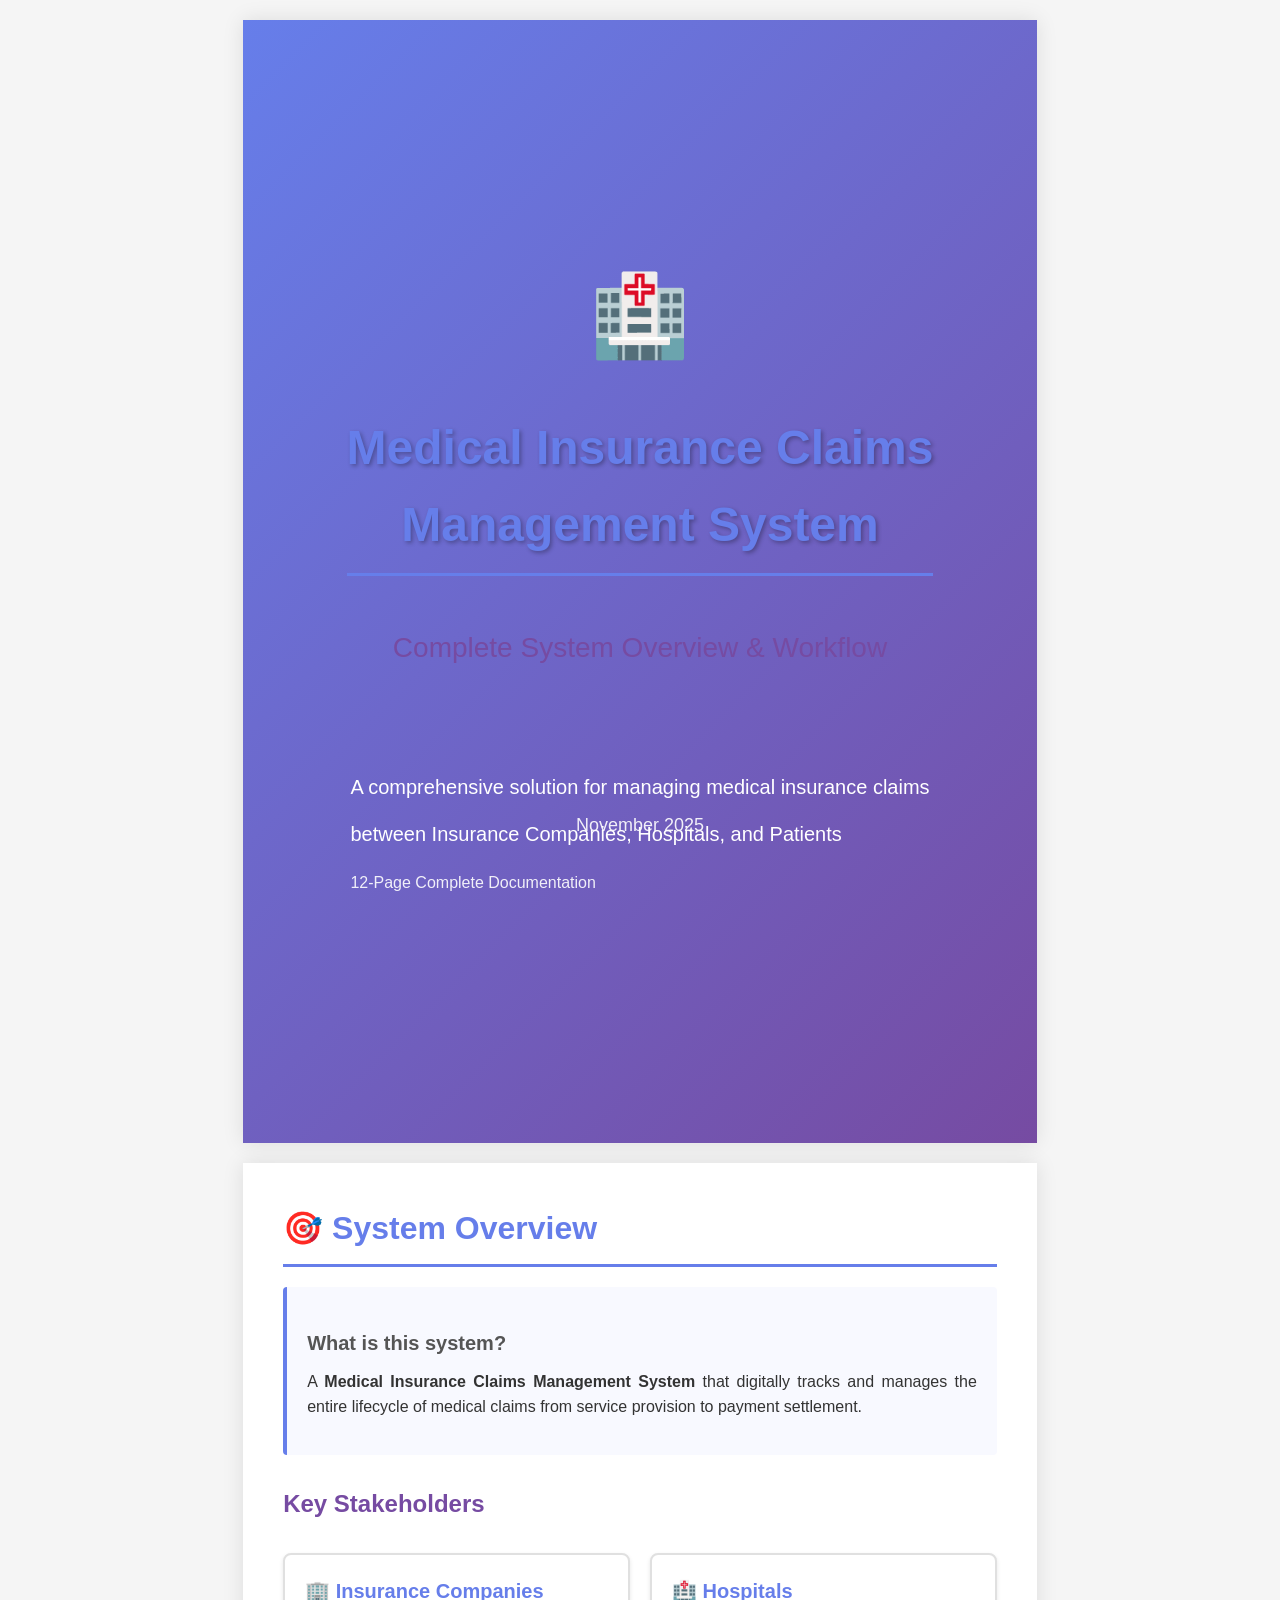
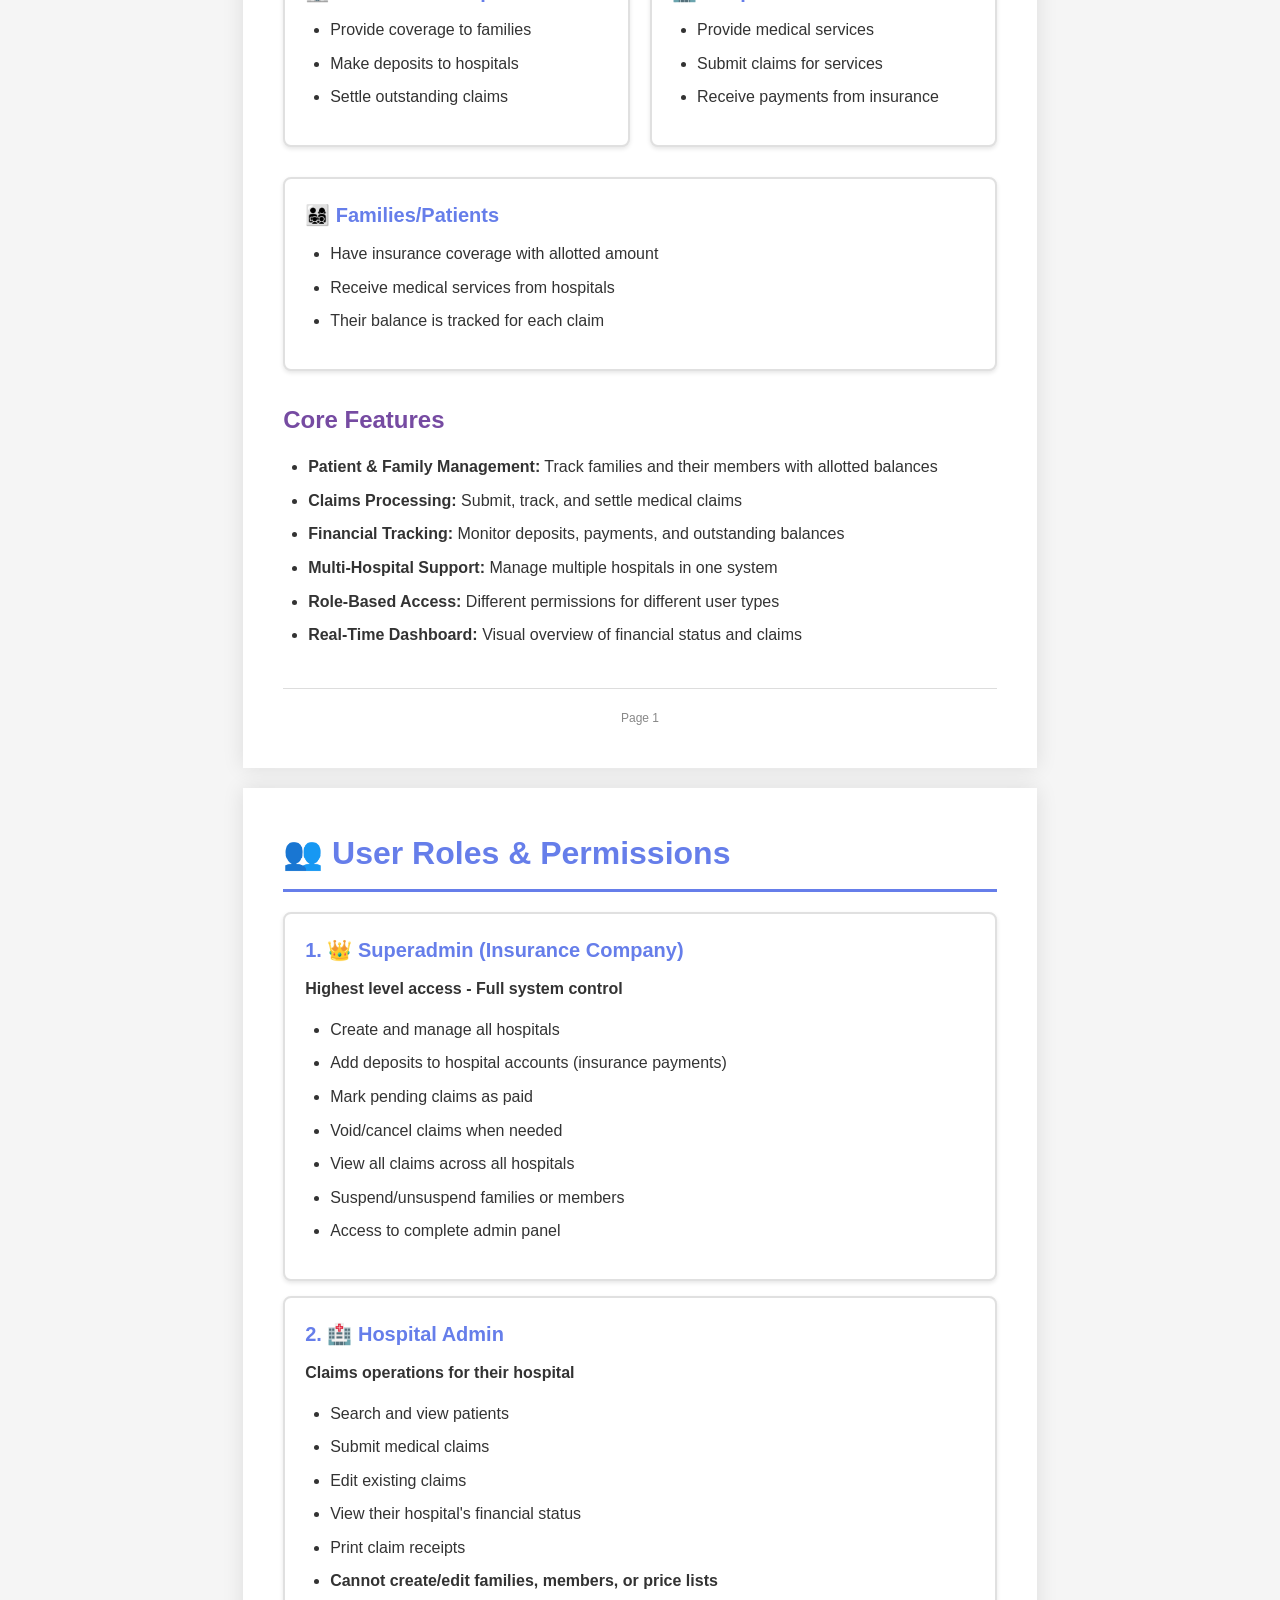
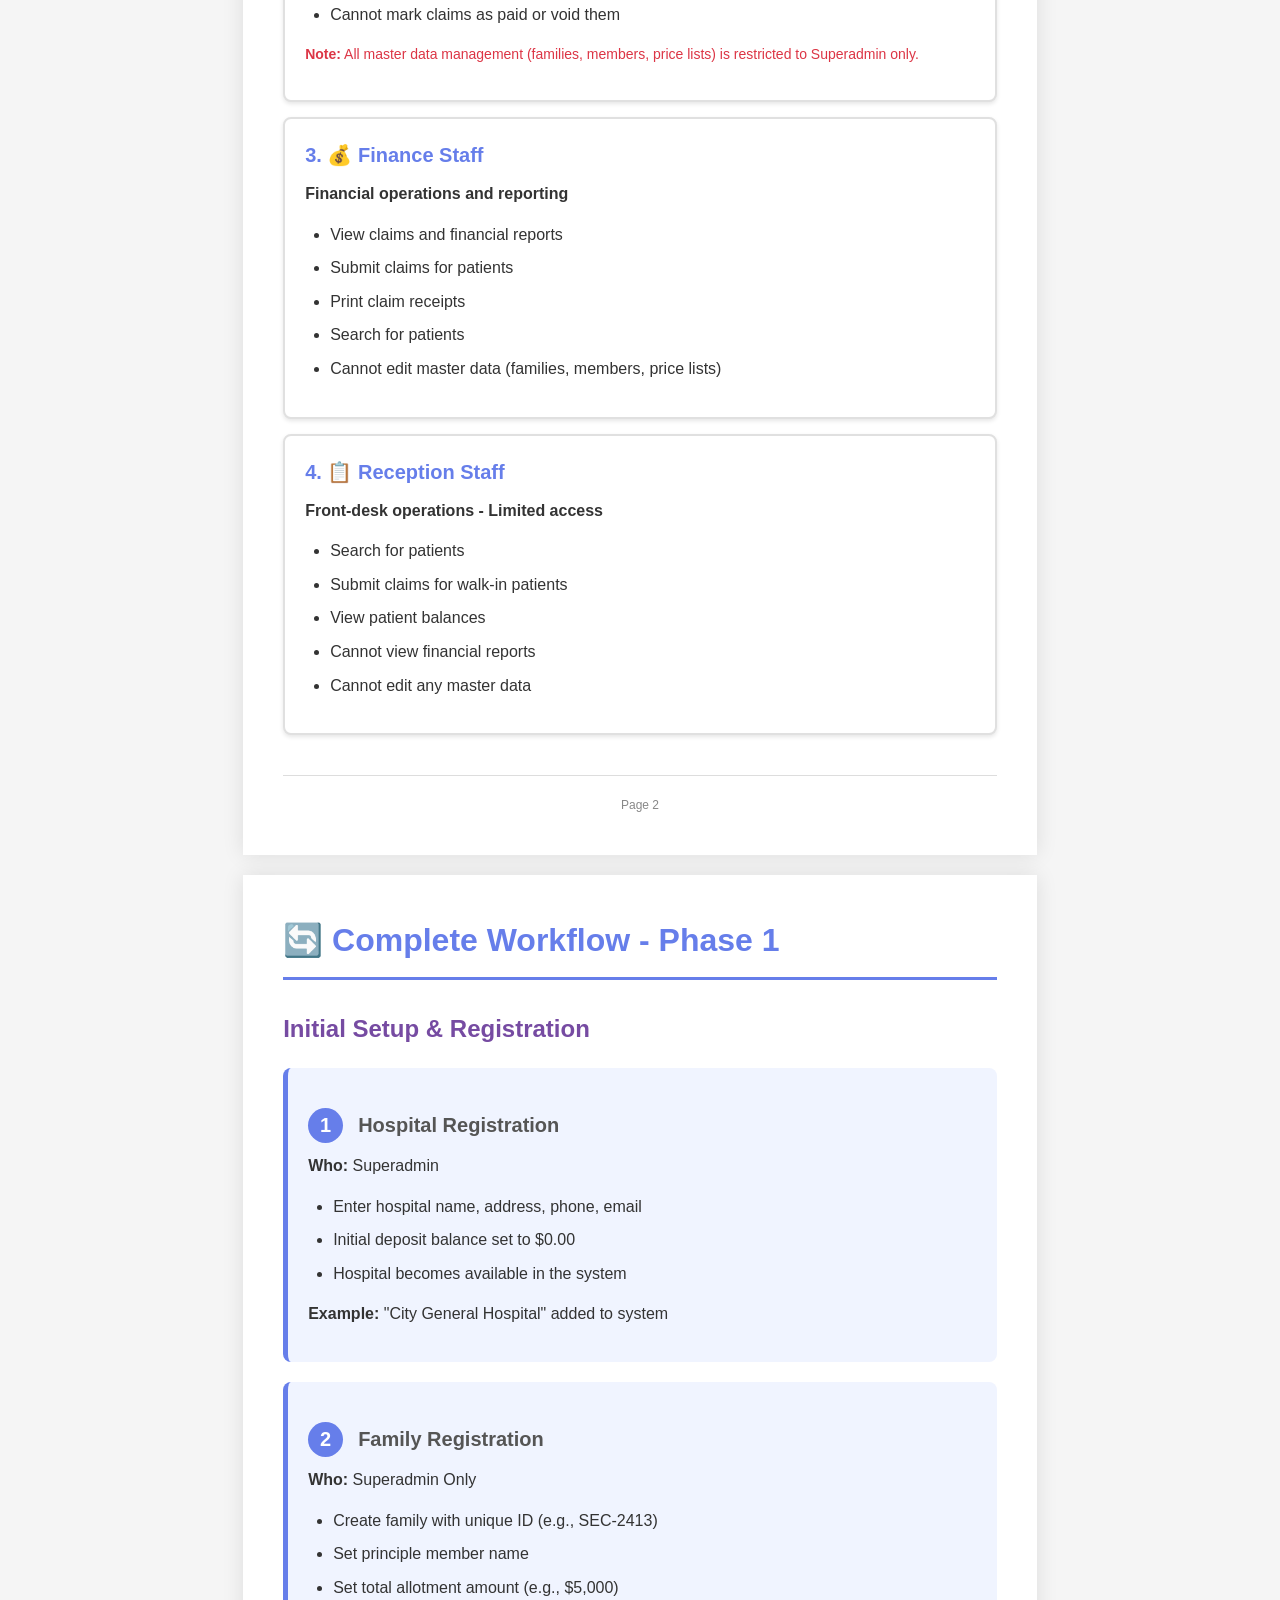
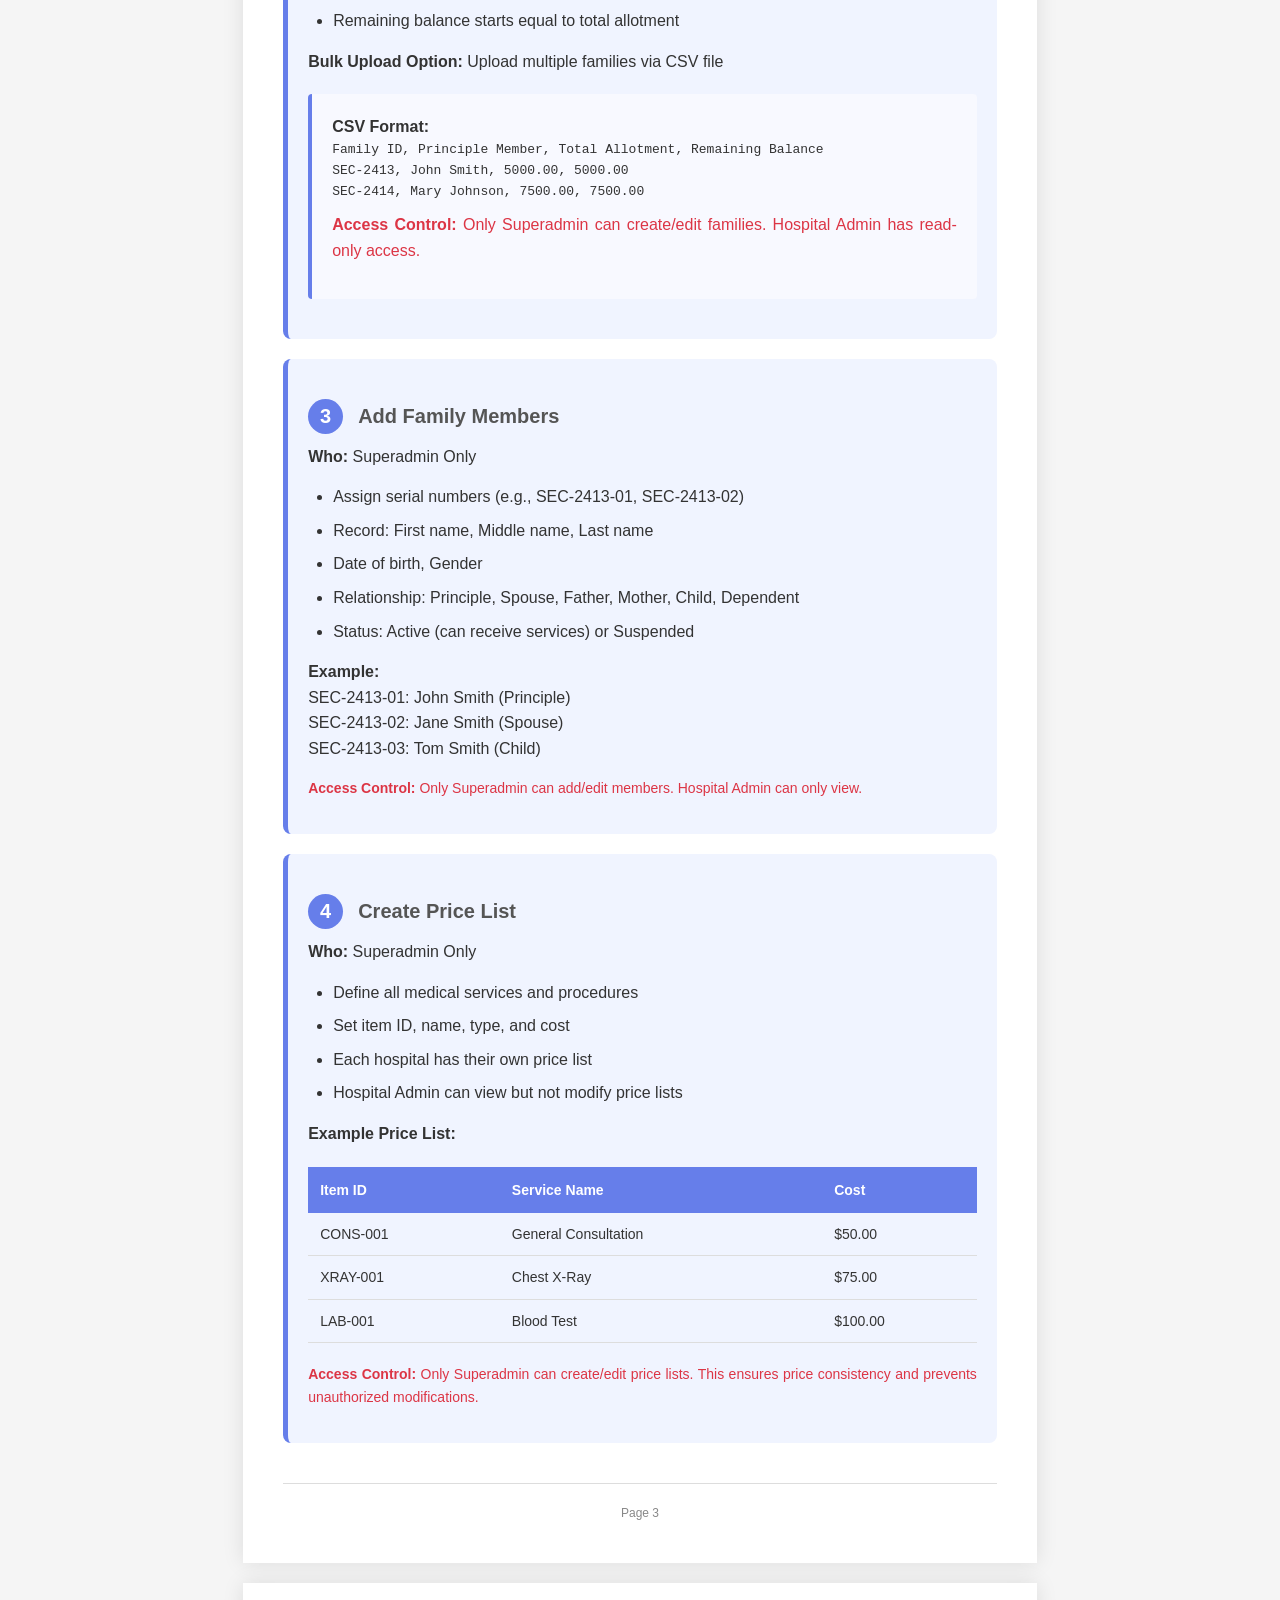
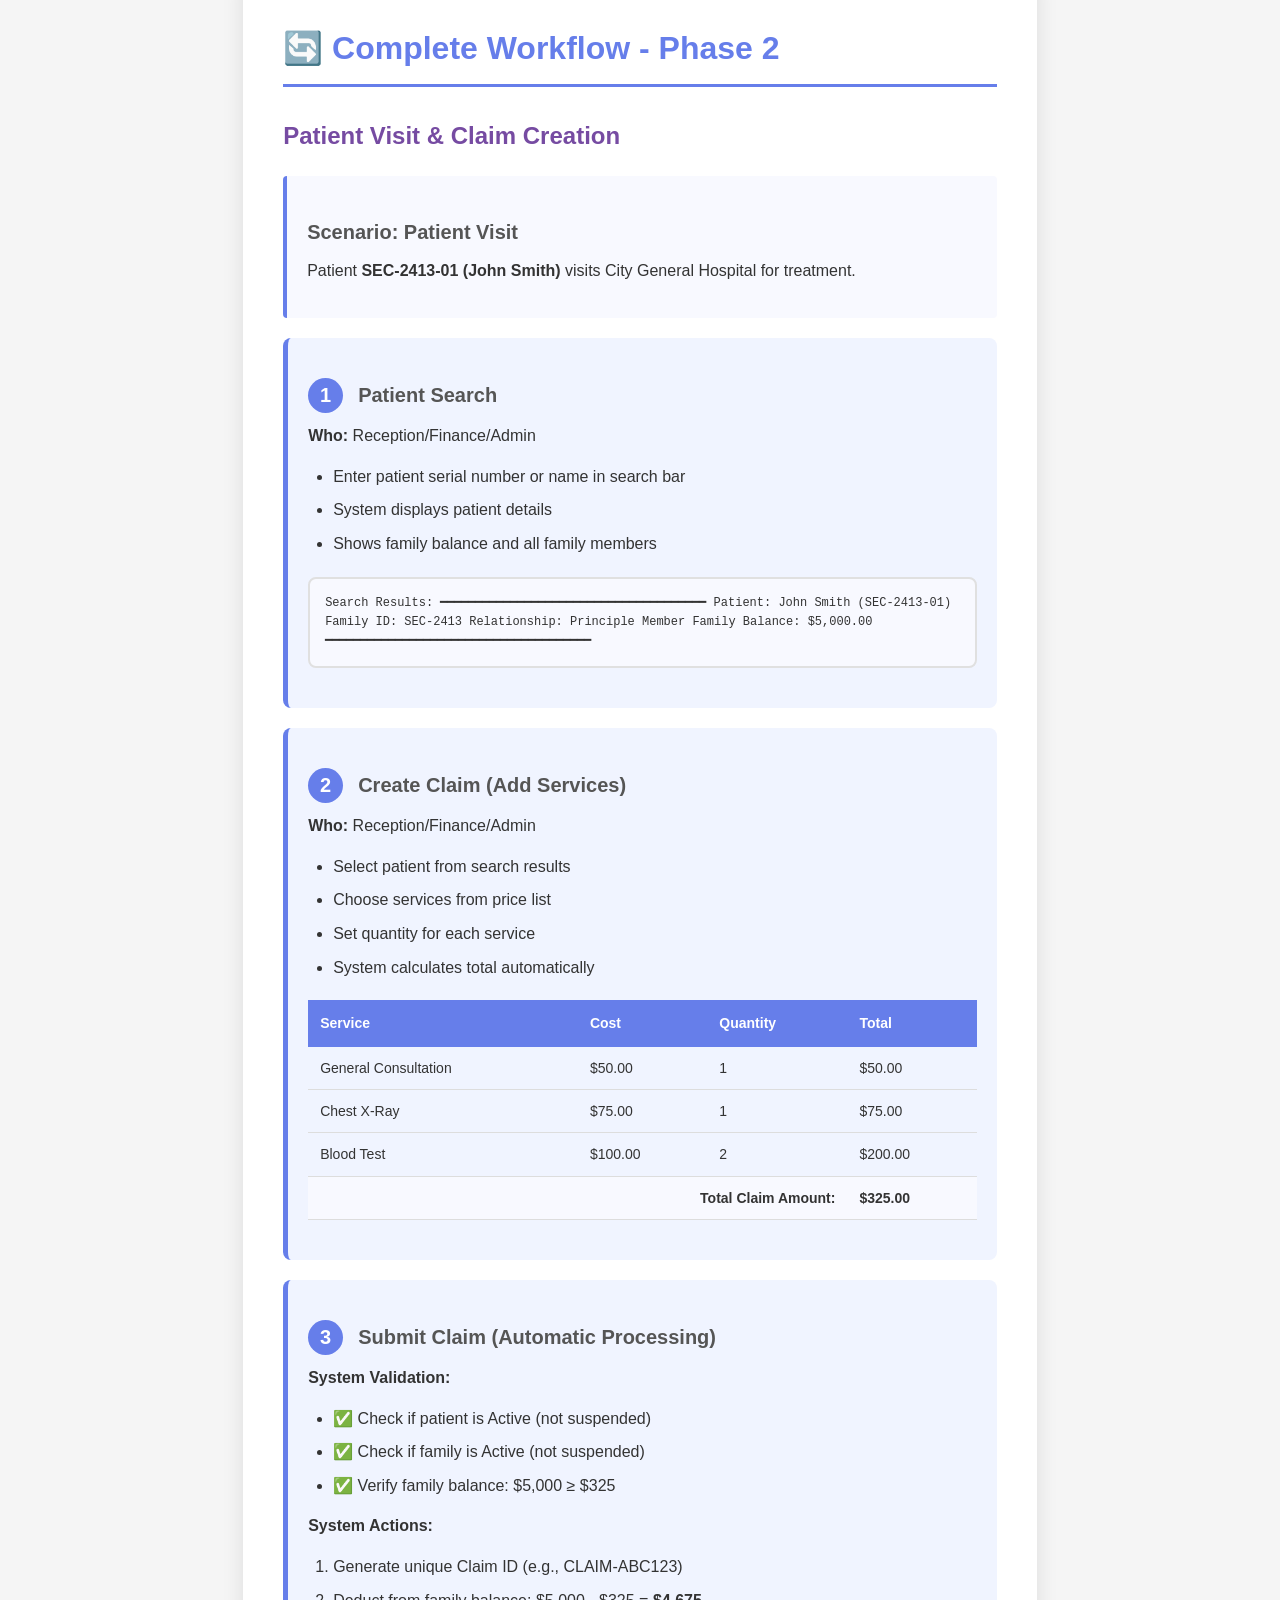
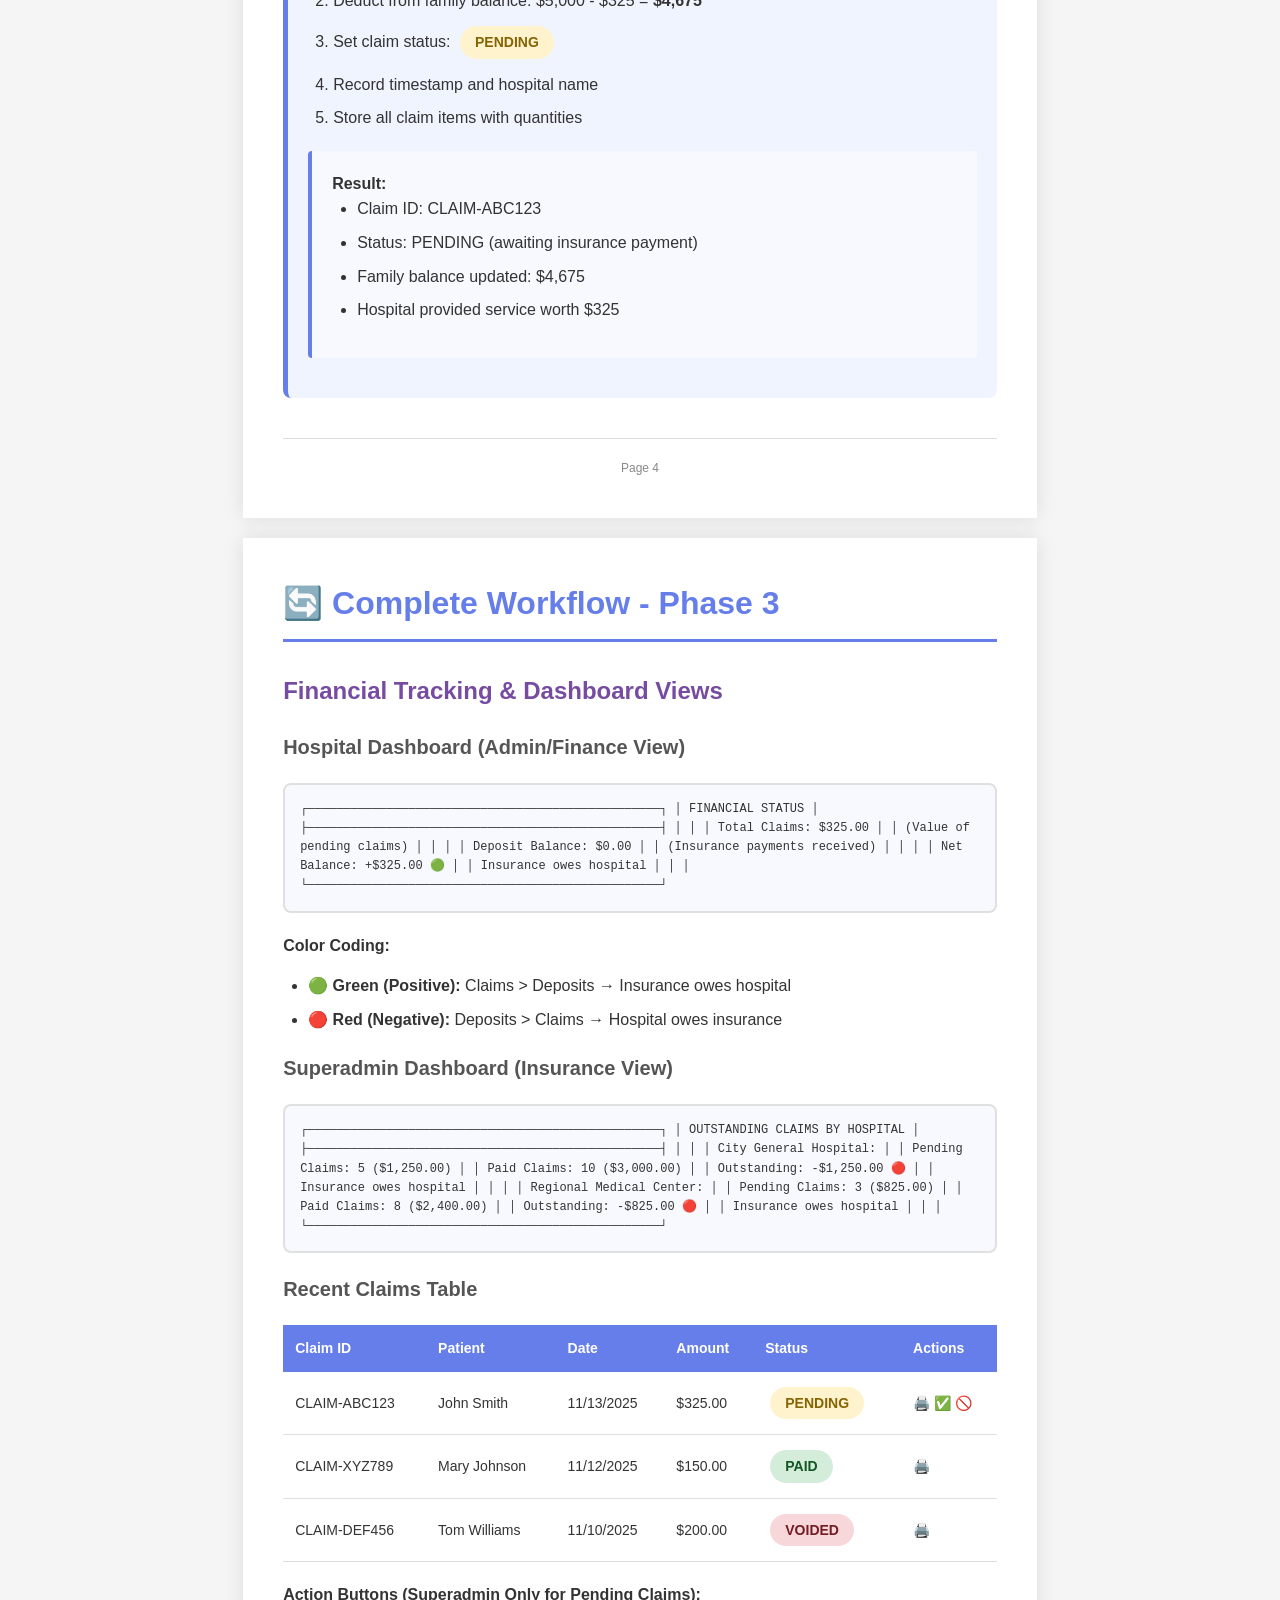
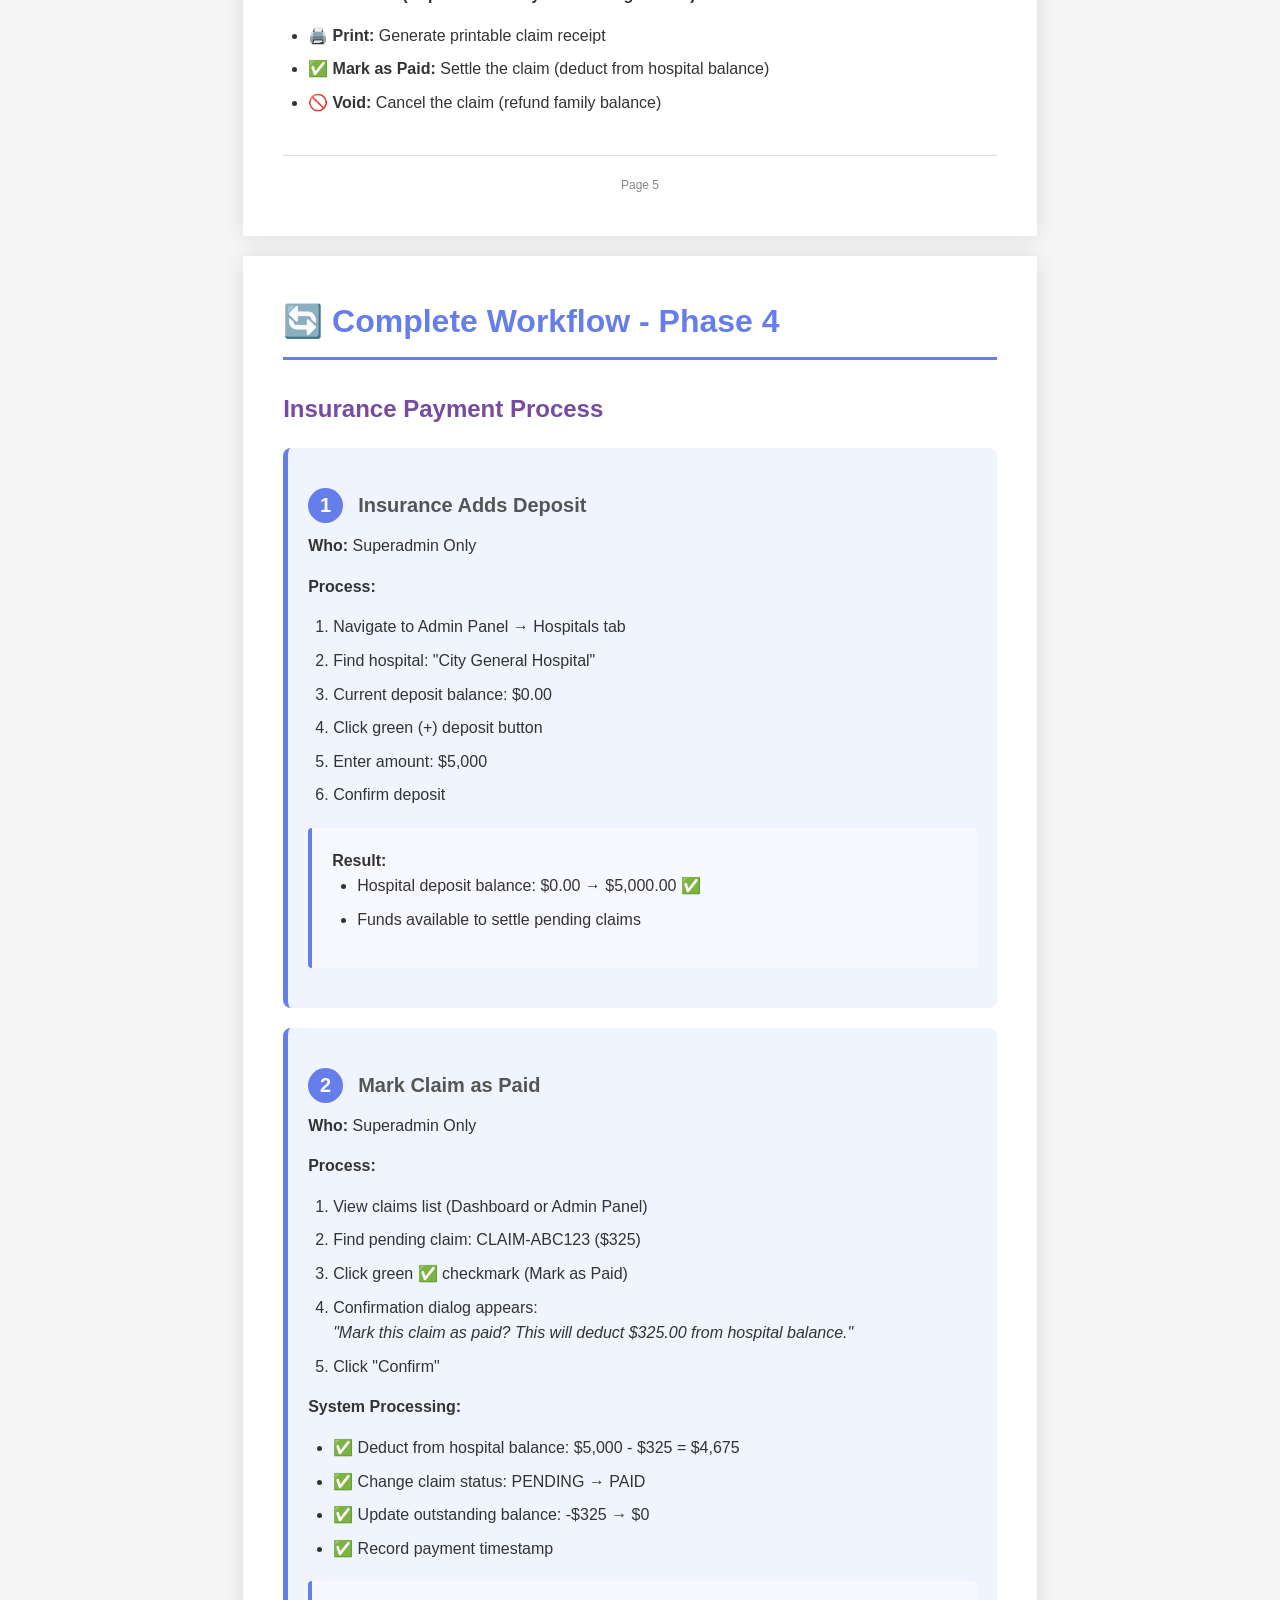
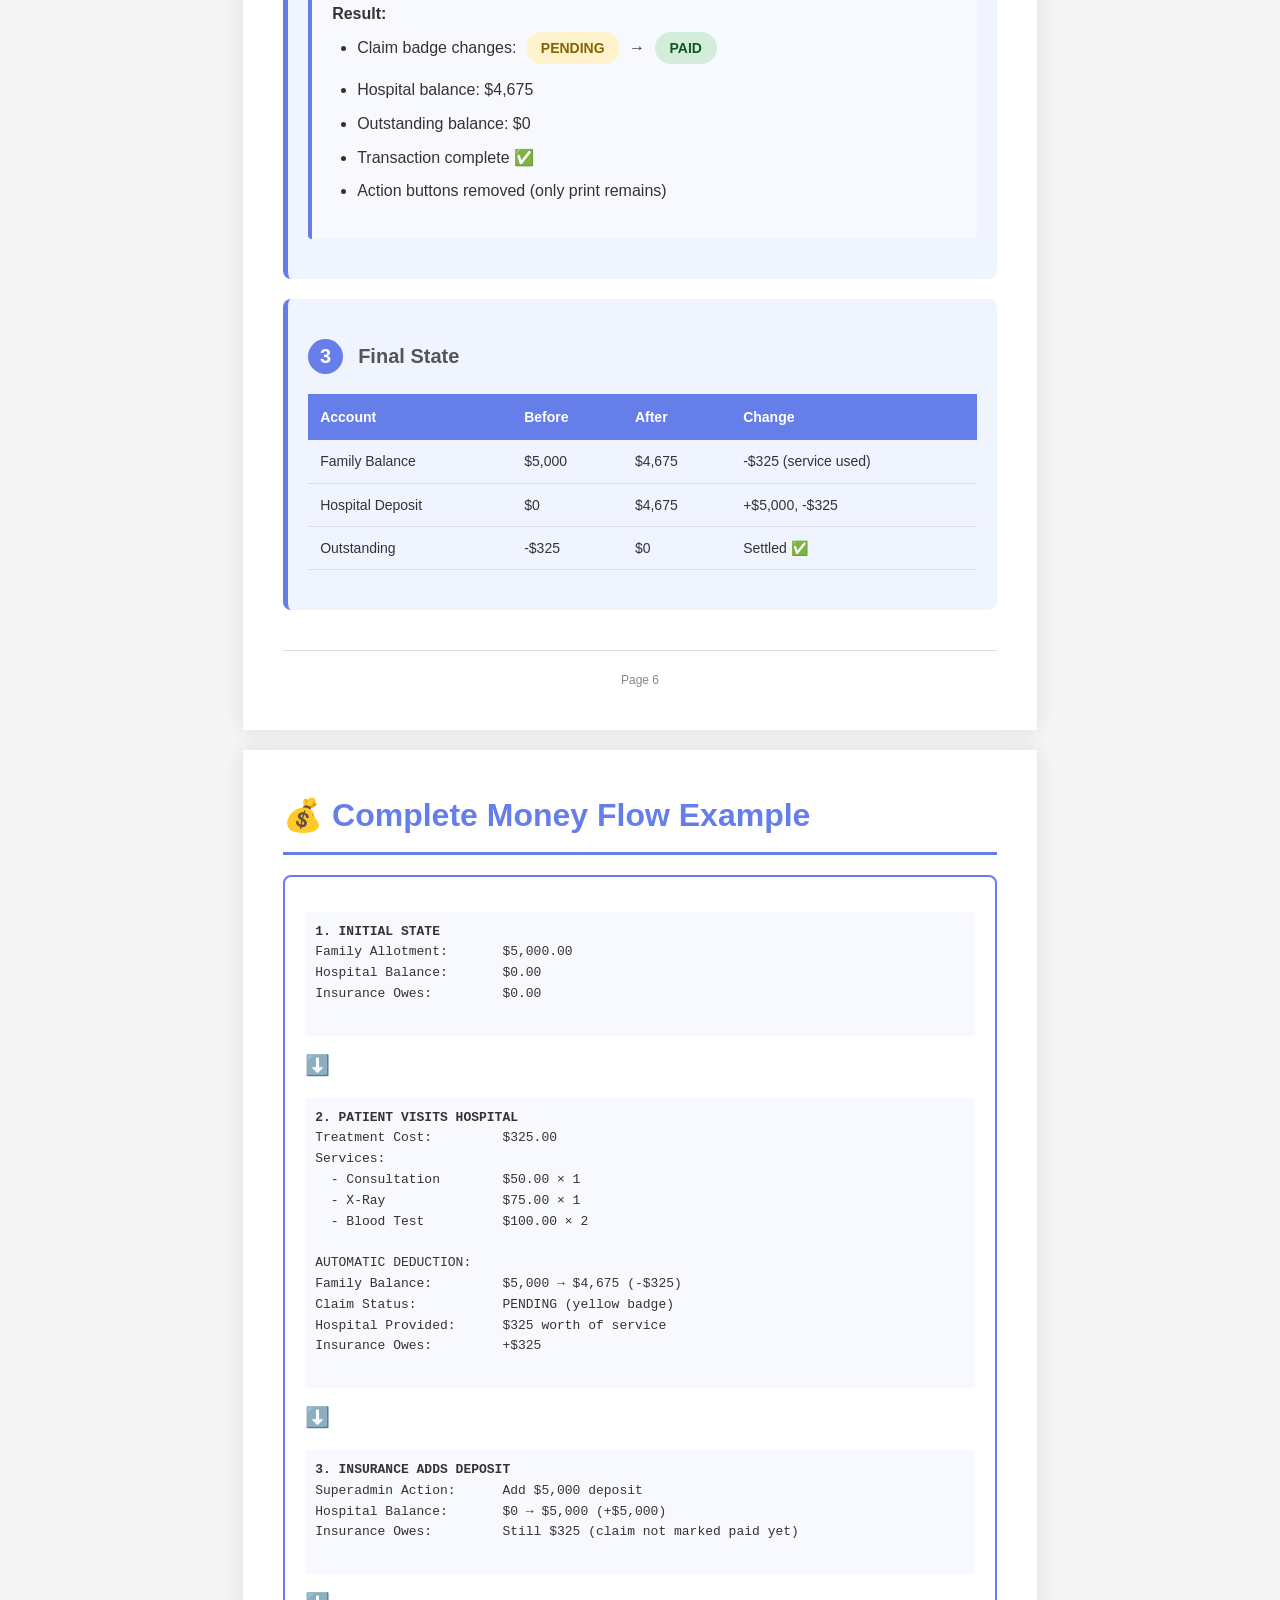
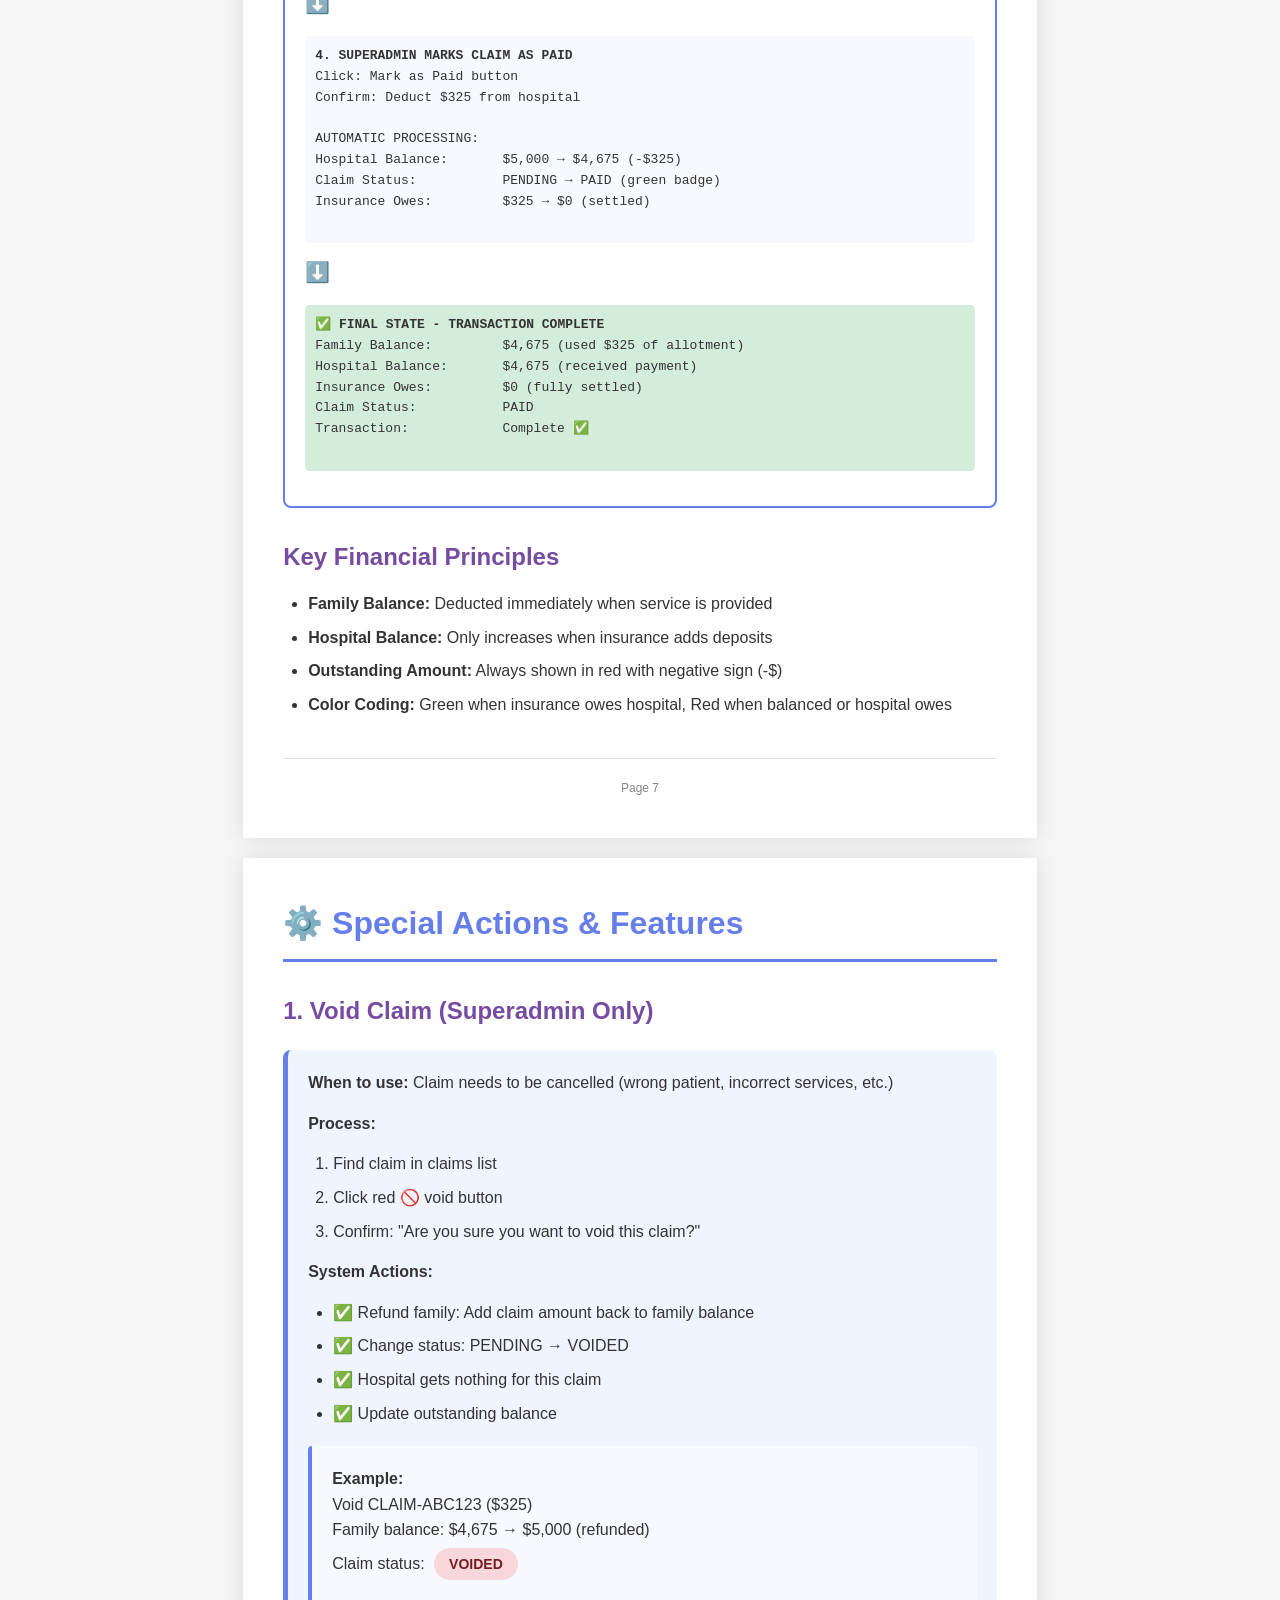
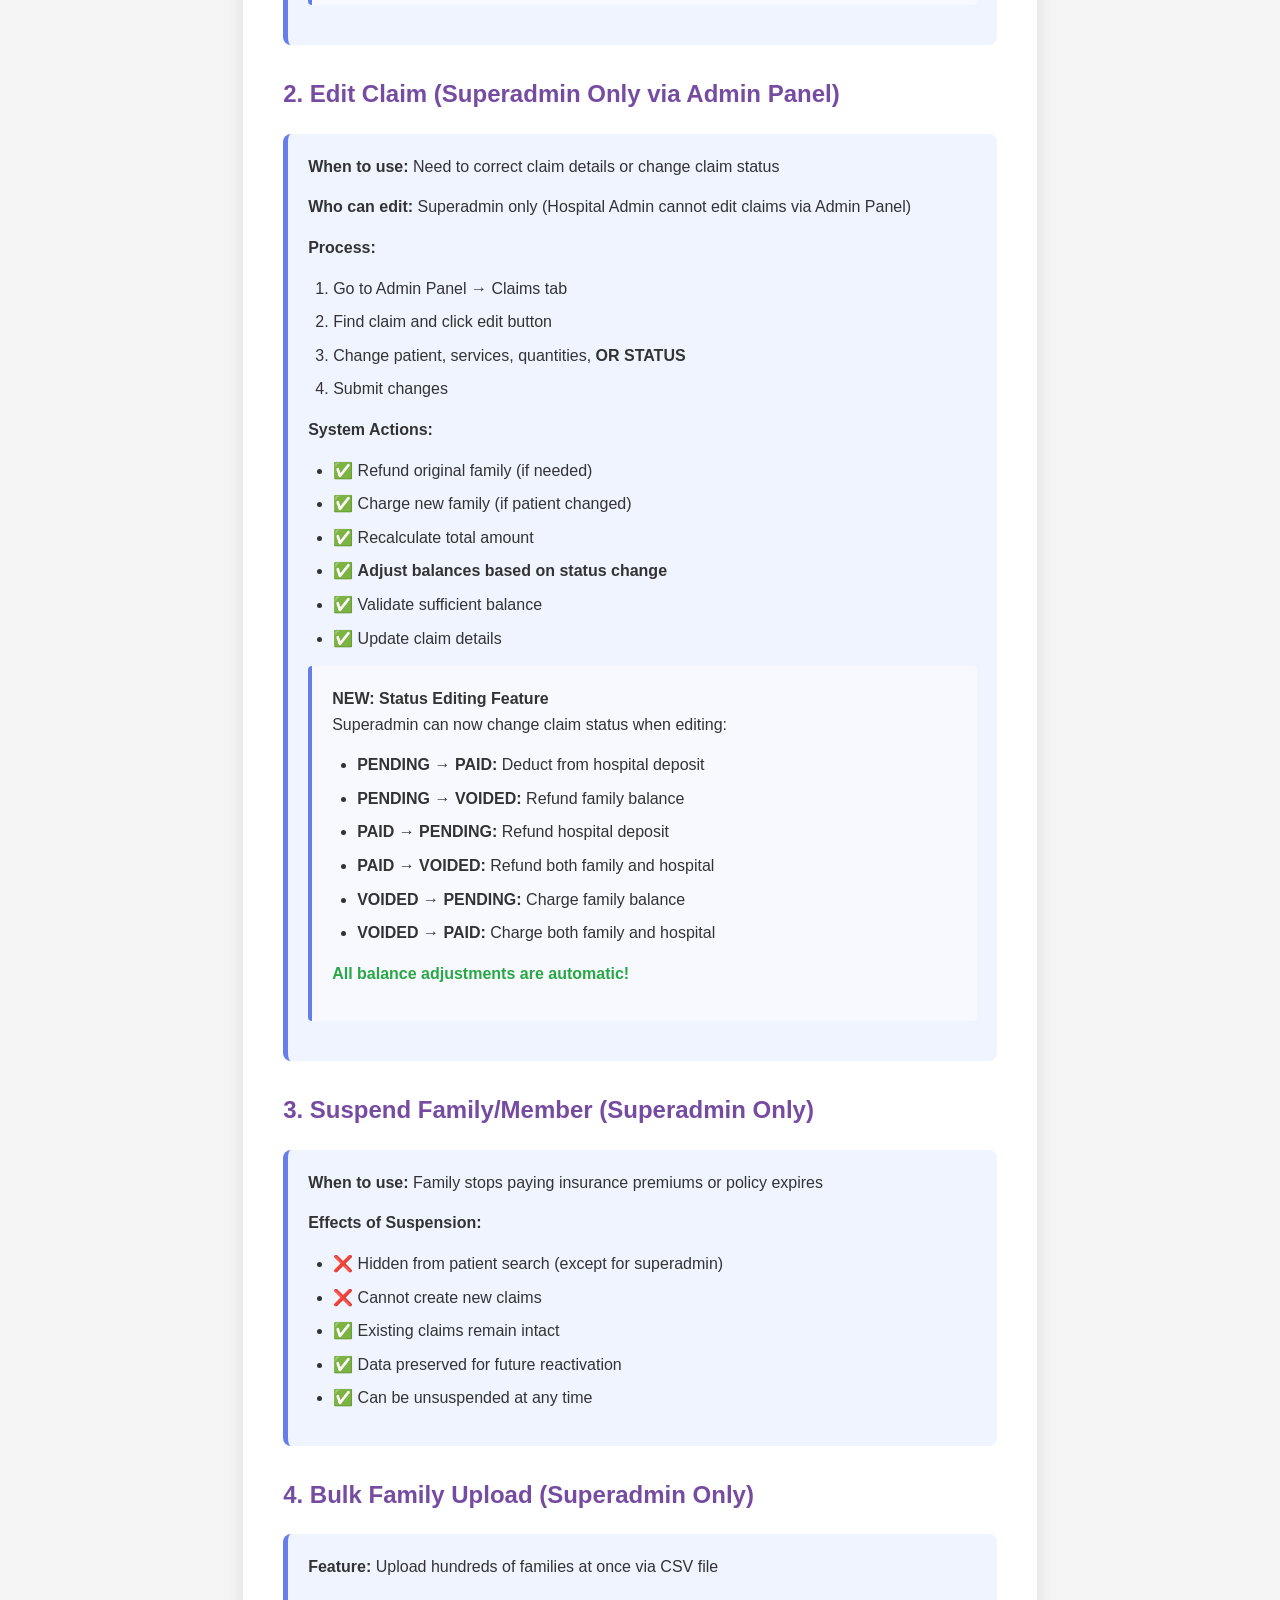
<file: frontend/public/Medical_Insurance_System_Presentation.html>
<!DOCTYPE html>
<html lang="en">
<head>
    <meta charset="UTF-8">
    <meta name="viewport" content="width=device-width, initial-scale=1.0">
    <title>Medical Insurance Claims Management System - Presentation</title>
    <style>
        @page {
            size: A4;
            margin: 20mm;
        }
        
        * {
            margin: 0;
            padding: 0;
            box-sizing: border-box;
        }
        
        body {
            font-family: 'Segoe UI', Tahoma, Geneva, Verdana, sans-serif;
            line-height: 1.6;
            color: #333;
            background: #f5f5f5;
        }
        
        .page {
            background: white;
            max-width: 210mm;
            margin: 20px auto;
            padding: 40px;
            box-shadow: 0 0 20px rgba(0,0,0,0.1);
            page-break-after: always;
        }
        
        .cover-page {
            display: flex;
            flex-direction: column;
            justify-content: center;
            align-items: center;
            min-height: 297mm;
            background: linear-gradient(135deg, #667eea 0%, #764ba2 100%);
            color: white;
            text-align: center;
        }
        
        .cover-page h1 {
            font-size: 48px;
            margin-bottom: 20px;
            text-shadow: 2px 2px 4px rgba(0,0,0,0.3);
        }
        
        .cover-page h2 {
            font-size: 28px;
            font-weight: 300;
            margin-bottom: 40px;
        }
        
        .cover-page .icon {
            font-size: 80px;
            margin-bottom: 30px;
        }
        
        .cover-page .date {
            position: absolute;
            bottom: 60px;
            font-size: 18px;
            opacity: 0.9;
        }
        
        h1 {
            color: #667eea;
            font-size: 32px;
            margin-bottom: 20px;
            border-bottom: 3px solid #667eea;
            padding-bottom: 10px;
        }
        
        h2 {
            color: #764ba2;
            font-size: 24px;
            margin-top: 30px;
            margin-bottom: 15px;
        }
        
        h3 {
            color: #555;
            font-size: 20px;
            margin-top: 20px;
            margin-bottom: 10px;
        }
        
        p {
            margin-bottom: 15px;
            text-align: justify;
        }
        
        .highlight-box {
            background: #f8f9ff;
            border-left: 4px solid #667eea;
            padding: 20px;
            margin: 20px 0;
            border-radius: 4px;
        }
        
        .role-card {
            background: white;
            border: 2px solid #e0e0e0;
            border-radius: 8px;
            padding: 20px;
            margin: 15px 0;
            box-shadow: 0 2px 4px rgba(0,0,0,0.1);
        }
        
        .role-card h3 {
            color: #667eea;
            margin-top: 0;
        }
        
        .workflow-step {
            background: #f0f4ff;
            padding: 20px;
            margin: 20px 0;
            border-radius: 8px;
            border-left: 5px solid #667eea;
        }
        
        .workflow-step .step-number {
            display: inline-block;
            background: #667eea;
            color: white;
            width: 35px;
            height: 35px;
            border-radius: 50%;
            text-align: center;
            line-height: 35px;
            font-weight: bold;
            margin-right: 15px;
        }
        
        .status-badge {
            display: inline-block;
            padding: 5px 15px;
            border-radius: 20px;
            font-weight: bold;
            font-size: 14px;
            margin: 5px;
        }
        
        .status-pending {
            background: #fff3cd;
            color: #856404;
        }
        
        .status-paid {
            background: #d4edda;
            color: #155724;
        }
        
        .status-voided {
            background: #f8d7da;
            color: #721c24;
        }
        
        table {
            width: 100%;
            border-collapse: collapse;
            margin: 20px 0;
            font-size: 14px;
        }
        
        th {
            background: #667eea;
            color: white;
            padding: 12px;
            text-align: left;
        }
        
        td {
            padding: 10px 12px;
            border-bottom: 1px solid #ddd;
        }
        
        tr:hover {
            background: #f8f9ff;
        }
        
        .checkmark {
            color: #28a745;
            font-weight: bold;
        }
        
        .crossmark {
            color: #dc3545;
            font-weight: bold;
        }
        
        .money-flow {
            background: #fff;
            border: 2px solid #667eea;
            border-radius: 8px;
            padding: 20px;
            margin: 20px 0;
            font-family: 'Courier New', monospace;
            font-size: 13px;
        }
        
        .money-flow .step {
            margin: 15px 0;
            padding: 10px;
            background: #f8f9ff;
            border-radius: 4px;
        }
        
        .arrow {
            color: #667eea;
            font-size: 20px;
            margin: 10px 0;
        }
        
        ul, ol {
            margin-left: 25px;
            margin-bottom: 15px;
        }
        
        li {
            margin-bottom: 8px;
        }
        
        .footer {
            text-align: center;
            color: #888;
            font-size: 12px;
            margin-top: 40px;
            padding-top: 20px;
            border-top: 1px solid #ddd;
        }
        
        .dashboard-preview {
            background: #f8f9ff;
            border: 2px solid #e0e0e0;
            border-radius: 8px;
            padding: 15px;
            margin: 20px 0;
            font-family: 'Courier New', monospace;
            font-size: 12px;
        }
        
        @media print {
            body {
                background: white;
            }
            .page {
                box-shadow: none;
                margin: 0;
                page-break-after: always;
            }
        }
    </style>
</head>
<body>

<!-- COVER PAGE -->
<div class="page cover-page">
    <div class="icon">🏥</div>
    <h1>Medical Insurance Claims<br/>Management System</h1>
    <h2>Complete System Overview & Workflow</h2>
    <div style="margin-top: 60px; font-size: 20px;">
        <p>A comprehensive solution for managing medical insurance claims</p>
        <p>between Insurance Companies, Hospitals, and Patients</p>
        <p style="margin-top: 20px; font-size: 16px; opacity: 0.9;">12-Page Complete Documentation</p>
    </div>
    <div class="date">November 2025</div>
</div>

<!-- PAGE 1: OVERVIEW -->
<div class="page">
    <h1>🎯 System Overview</h1>
    
    <div class="highlight-box">
        <h3>What is this system?</h3>
        <p>A <strong>Medical Insurance Claims Management System</strong> that digitally tracks and manages the entire lifecycle of medical claims from service provision to payment settlement.</p>
    </div>
    
    <h2>Key Stakeholders</h2>
    
    <div style="display: grid; grid-template-columns: 1fr 1fr; gap: 20px;">
        <div class="role-card">
            <h3>🏢 Insurance Companies</h3>
            <ul>
                <li>Provide coverage to families</li>
                <li>Make deposits to hospitals</li>
                <li>Settle outstanding claims</li>
            </ul>
        </div>
        
        <div class="role-card">
            <h3>🏥 Hospitals</h3>
            <ul>
                <li>Provide medical services</li>
                <li>Submit claims for services</li>
                <li>Receive payments from insurance</li>
            </ul>
        </div>
    </div>
    
    <div class="role-card">
        <h3>👨‍👩‍👧‍👦 Families/Patients</h3>
        <ul>
            <li>Have insurance coverage with allotted amount</li>
            <li>Receive medical services from hospitals</li>
            <li>Their balance is tracked for each claim</li>
        </ul>
    </div>
    
    <h2>Core Features</h2>
    <ul>
        <li><strong>Patient & Family Management:</strong> Track families and their members with allotted balances</li>
        <li><strong>Claims Processing:</strong> Submit, track, and settle medical claims</li>
        <li><strong>Financial Tracking:</strong> Monitor deposits, payments, and outstanding balances</li>
        <li><strong>Multi-Hospital Support:</strong> Manage multiple hospitals in one system</li>
        <li><strong>Role-Based Access:</strong> Different permissions for different user types</li>
        <li><strong>Real-Time Dashboard:</strong> Visual overview of financial status and claims</li>
    </ul>
    
    <div class="footer">Page 1</div>
</div>

<!-- PAGE 2: USER ROLES -->
<div class="page">
    <h1>👥 User Roles & Permissions</h1>
    
    <div class="role-card">
        <h3>1. 👑 Superadmin (Insurance Company)</h3>
        <p><strong>Highest level access - Full system control</strong></p>
        <ul>
            <li>Create and manage all hospitals</li>
            <li>Add deposits to hospital accounts (insurance payments)</li>
            <li>Mark pending claims as paid</li>
            <li>Void/cancel claims when needed</li>
            <li>View all claims across all hospitals</li>
            <li>Suspend/unsuspend families or members</li>
            <li>Access to complete admin panel</li>
        </ul>
    </div>
    
    <div class="role-card">
        <h3>2. 🏥 Hospital Admin</h3>
        <p><strong>Claims operations for their hospital</strong></p>
        <ul>
            <li>Search and view patients</li>
            <li>Submit medical claims</li>
            <li>Edit existing claims</li>
            <li>View their hospital's financial status</li>
            <li>Print claim receipts</li>
            <li><strong>Cannot create/edit families, members, or price lists</strong></li>
            <li>Cannot mark claims as paid or void them</li>
        </ul>
        <p style="color: #dc3545; font-size: 14px; margin-top: 10px;"><strong>Note:</strong> All master data management (families, members, price lists) is restricted to Superadmin only.</p>
    </div>
    
    <div class="role-card">
        <h3>3. 💰 Finance Staff</h3>
        <p><strong>Financial operations and reporting</strong></p>
        <ul>
            <li>View claims and financial reports</li>
            <li>Submit claims for patients</li>
            <li>Print claim receipts</li>
            <li>Search for patients</li>
            <li>Cannot edit master data (families, members, price lists)</li>
        </ul>
    </div>
    
    <div class="role-card">
        <h3>4. 📋 Reception Staff</h3>
        <p><strong>Front-desk operations - Limited access</strong></p>
        <ul>
            <li>Search for patients</li>
            <li>Submit claims for walk-in patients</li>
            <li>View patient balances</li>
            <li>Cannot view financial reports</li>
            <li>Cannot edit any master data</li>
        </ul>
    </div>
    
    <div class="footer">Page 2</div>
</div>

<!-- PAGE 3: WORKFLOW PHASE 1 -->
<div class="page">
    <h1>🔄 Complete Workflow - Phase 1</h1>
    <h2>Initial Setup & Registration</h2>
    
    <div class="workflow-step">
        <h3><span class="step-number">1</span>Hospital Registration</h3>
        <p><strong>Who:</strong> Superadmin</p>
        <ul>
            <li>Enter hospital name, address, phone, email</li>
            <li>Initial deposit balance set to $0.00</li>
            <li>Hospital becomes available in the system</li>
        </ul>
        <p><strong>Example:</strong> "City General Hospital" added to system</p>
    </div>
    
    <div class="workflow-step">
        <h3><span class="step-number">2</span>Family Registration</h3>
        <p><strong>Who:</strong> Superadmin Only</p>
        <ul>
            <li>Create family with unique ID (e.g., SEC-2413)</li>
            <li>Set principle member name</li>
            <li>Set total allotment amount (e.g., $5,000)</li>
            <li>Remaining balance starts equal to total allotment</li>
        </ul>
        <p><strong>Bulk Upload Option:</strong> Upload multiple families via CSV file</p>
        <div class="highlight-box">
            <strong>CSV Format:</strong>
            <pre>Family ID, Principle Member, Total Allotment, Remaining Balance
SEC-2413, John Smith, 5000.00, 5000.00
SEC-2414, Mary Johnson, 7500.00, 7500.00</pre>
            <p style="color: #dc3545; margin-top: 10px;"><strong>Access Control:</strong> Only Superadmin can create/edit families. Hospital Admin has read-only access.</p>
        </div>
    </div>
    
    <div class="workflow-step">
        <h3><span class="step-number">3</span>Add Family Members</h3>
        <p><strong>Who:</strong> Superadmin Only</p>
        <ul>
            <li>Assign serial numbers (e.g., SEC-2413-01, SEC-2413-02)</li>
            <li>Record: First name, Middle name, Last name</li>
            <li>Date of birth, Gender</li>
            <li>Relationship: Principle, Spouse, Father, Mother, Child, Dependent</li>
            <li>Status: Active (can receive services) or Suspended</li>
        </ul>
        <p><strong>Example:</strong><br/>
        SEC-2413-01: John Smith (Principle)<br/>
        SEC-2413-02: Jane Smith (Spouse)<br/>
        SEC-2413-03: Tom Smith (Child)</p>
        <p style="color: #dc3545; font-size: 14px; margin-top: 10px;"><strong>Access Control:</strong> Only Superadmin can add/edit members. Hospital Admin can only view.</p>
    </div>
    
    <div class="workflow-step">
        <h3><span class="step-number">4</span>Create Price List</h3>
        <p><strong>Who:</strong> Superadmin Only</p>
        <ul>
            <li>Define all medical services and procedures</li>
            <li>Set item ID, name, type, and cost</li>
            <li>Each hospital has their own price list</li>
            <li>Hospital Admin can view but not modify price lists</li>
        </ul>
        <p><strong>Example Price List:</strong></p>
        <table>
            <tr>
                <th>Item ID</th>
                <th>Service Name</th>
                <th>Cost</th>
            </tr>
            <tr>
                <td>CONS-001</td>
                <td>General Consultation</td>
                <td>$50.00</td>
            </tr>
            <tr>
                <td>XRAY-001</td>
                <td>Chest X-Ray</td>
                <td>$75.00</td>
            </tr>
            <tr>
                <td>LAB-001</td>
                <td>Blood Test</td>
                <td>$100.00</td>
            </tr>
        </table>
        <p style="color: #dc3545; font-size: 14px; margin-top: 10px;"><strong>Access Control:</strong> Only Superadmin can create/edit price lists. This ensures price consistency and prevents unauthorized modifications.</p>
    </div>
    
    <div class="footer">Page 3</div>
</div>

<!-- PAGE 4: WORKFLOW PHASE 2 -->
<div class="page">
    <h1>🔄 Complete Workflow - Phase 2</h1>
    <h2>Patient Visit & Claim Creation</h2>
    
    <div class="highlight-box">
        <h3>Scenario: Patient Visit</h3>
        <p>Patient <strong>SEC-2413-01 (John Smith)</strong> visits City General Hospital for treatment.</p>
    </div>
    
    <div class="workflow-step">
        <h3><span class="step-number">1</span>Patient Search</h3>
        <p><strong>Who:</strong> Reception/Finance/Admin</p>
        <ul>
            <li>Enter patient serial number or name in search bar</li>
            <li>System displays patient details</li>
            <li>Shows family balance and all family members</li>
        </ul>
        <div class="dashboard-preview">
Search Results:
━━━━━━━━━━━━━━━━━━━━━━━━━━━━━━━━━━━━━━
Patient: John Smith (SEC-2413-01)
Family ID: SEC-2413
Relationship: Principle Member
Family Balance: $5,000.00
━━━━━━━━━━━━━━━━━━━━━━━━━━━━━━━━━━━━━━
        </div>
    </div>
    
    <div class="workflow-step">
        <h3><span class="step-number">2</span>Create Claim (Add Services)</h3>
        <p><strong>Who:</strong> Reception/Finance/Admin</p>
        <ul>
            <li>Select patient from search results</li>
            <li>Choose services from price list</li>
            <li>Set quantity for each service</li>
            <li>System calculates total automatically</li>
        </ul>
        
        <table>
            <tr>
                <th>Service</th>
                <th>Cost</th>
                <th>Quantity</th>
                <th>Total</th>
            </tr>
            <tr>
                <td>General Consultation</td>
                <td>$50.00</td>
                <td>1</td>
                <td>$50.00</td>
            </tr>
            <tr>
                <td>Chest X-Ray</td>
                <td>$75.00</td>
                <td>1</td>
                <td>$75.00</td>
            </tr>
            <tr>
                <td>Blood Test</td>
                <td>$100.00</td>
                <td>2</td>
                <td>$200.00</td>
            </tr>
            <tr style="background: #f8f9ff; font-weight: bold;">
                <td colspan="3" style="text-align: right;">Total Claim Amount:</td>
                <td>$325.00</td>
            </tr>
        </table>
    </div>
    
    <div class="workflow-step">
        <h3><span class="step-number">3</span>Submit Claim (Automatic Processing)</h3>
        <p><strong>System Validation:</strong></p>
        <ul>
            <li>✅ Check if patient is Active (not suspended)</li>
            <li>✅ Check if family is Active (not suspended)</li>
            <li>✅ Verify family balance: $5,000 ≥ $325</li>
        </ul>
        
        <p><strong>System Actions:</strong></p>
        <ol>
            <li>Generate unique Claim ID (e.g., CLAIM-ABC123)</li>
            <li>Deduct from family balance: $5,000 - $325 = <strong>$4,675</strong></li>
            <li>Set claim status: <span class="status-badge status-pending">PENDING</span></li>
            <li>Record timestamp and hospital name</li>
            <li>Store all claim items with quantities</li>
        </ol>
        
        <div class="highlight-box">
            <strong>Result:</strong>
            <ul>
                <li>Claim ID: CLAIM-ABC123</li>
                <li>Status: PENDING (awaiting insurance payment)</li>
                <li>Family balance updated: $4,675</li>
                <li>Hospital provided service worth $325</li>
            </ul>
        </div>
    </div>
    
    <div class="footer">Page 4</div>
</div>

<!-- PAGE 5: WORKFLOW PHASE 3 -->
<div class="page">
    <h1>🔄 Complete Workflow - Phase 3</h1>
    <h2>Financial Tracking & Dashboard Views</h2>
    
    <h3>Hospital Dashboard (Admin/Finance View)</h3>
    <div class="dashboard-preview">
┌─────────────────────────────────────────────────┐
│         FINANCIAL STATUS                        │
├─────────────────────────────────────────────────┤
│                                                 │
│  Total Claims:        $325.00                  │
│  (Value of pending claims)                     │
│                                                 │
│  Deposit Balance:     $0.00                    │
│  (Insurance payments received)                 │
│                                                 │
│  Net Balance:         +$325.00  🟢             │
│  Insurance owes hospital                       │
│                                                 │
└─────────────────────────────────────────────────┘
    </div>
    
    <p><strong>Color Coding:</strong></p>
    <ul>
        <li>🟢 <strong>Green (Positive):</strong> Claims > Deposits → Insurance owes hospital</li>
        <li>🔴 <strong>Red (Negative):</strong> Deposits > Claims → Hospital owes insurance</li>
    </ul>
    
    <h3>Superadmin Dashboard (Insurance View)</h3>
    <div class="dashboard-preview">
┌─────────────────────────────────────────────────┐
│      OUTSTANDING CLAIMS BY HOSPITAL             │
├─────────────────────────────────────────────────┤
│                                                 │
│  City General Hospital:                        │
│    Pending Claims: 5 ($1,250.00)              │
│    Paid Claims: 10 ($3,000.00)                │
│    Outstanding: -$1,250.00  🔴                │
│    Insurance owes hospital                     │
│                                                 │
│  Regional Medical Center:                      │
│    Pending Claims: 3 ($825.00)                │
│    Paid Claims: 8 ($2,400.00)                 │
│    Outstanding: -$825.00  🔴                  │
│    Insurance owes hospital                     │
│                                                 │
└─────────────────────────────────────────────────┘
    </div>
    
    <h3>Recent Claims Table</h3>
    <table>
        <tr>
            <th>Claim ID</th>
            <th>Patient</th>
            <th>Date</th>
            <th>Amount</th>
            <th>Status</th>
            <th>Actions</th>
        </tr>
        <tr>
            <td>CLAIM-ABC123</td>
            <td>John Smith</td>
            <td>11/13/2025</td>
            <td>$325.00</td>
            <td><span class="status-badge status-pending">PENDING</span></td>
            <td>🖨️ ✅ 🚫</td>
        </tr>
        <tr>
            <td>CLAIM-XYZ789</td>
            <td>Mary Johnson</td>
            <td>11/12/2025</td>
            <td>$150.00</td>
            <td><span class="status-badge status-paid">PAID</span></td>
            <td>🖨️</td>
        </tr>
        <tr>
            <td>CLAIM-DEF456</td>
            <td>Tom Williams</td>
            <td>11/10/2025</td>
            <td>$200.00</td>
            <td><span class="status-badge status-voided">VOIDED</span></td>
            <td>🖨️</td>
        </tr>
    </table>
    
    <p><strong>Action Buttons (Superadmin Only for Pending Claims):</strong></p>
    <ul>
        <li>🖨️ <strong>Print:</strong> Generate printable claim receipt</li>
        <li>✅ <strong>Mark as Paid:</strong> Settle the claim (deduct from hospital balance)</li>
        <li>🚫 <strong>Void:</strong> Cancel the claim (refund family balance)</li>
    </ul>
    
    <div class="footer">Page 5</div>
</div>

<!-- PAGE 6: WORKFLOW PHASE 4 -->
<div class="page">
    <h1>🔄 Complete Workflow - Phase 4</h1>
    <h2>Insurance Payment Process</h2>
    
    <div class="workflow-step">
        <h3><span class="step-number">1</span>Insurance Adds Deposit</h3>
        <p><strong>Who:</strong> Superadmin Only</p>
        <p><strong>Process:</strong></p>
        <ol>
            <li>Navigate to Admin Panel → Hospitals tab</li>
            <li>Find hospital: "City General Hospital"</li>
            <li>Current deposit balance: $0.00</li>
            <li>Click green (+) deposit button</li>
            <li>Enter amount: $5,000</li>
            <li>Confirm deposit</li>
        </ol>
        
        <div class="highlight-box">
            <strong>Result:</strong>
            <ul>
                <li>Hospital deposit balance: $0.00 → $5,000.00 ✅</li>
                <li>Funds available to settle pending claims</li>
            </ul>
        </div>
    </div>
    
    <div class="workflow-step">
        <h3><span class="step-number">2</span>Mark Claim as Paid</h3>
        <p><strong>Who:</strong> Superadmin Only</p>
        <p><strong>Process:</strong></p>
        <ol>
            <li>View claims list (Dashboard or Admin Panel)</li>
            <li>Find pending claim: CLAIM-ABC123 ($325)</li>
            <li>Click green ✅ checkmark (Mark as Paid)</li>
            <li>Confirmation dialog appears:<br/>
                <em>"Mark this claim as paid? This will deduct $325.00 from hospital balance."</em></li>
            <li>Click "Confirm"</li>
        </ol>
        
        <p><strong>System Processing:</strong></p>
        <ul>
            <li>✅ Deduct from hospital balance: $5,000 - $325 = $4,675</li>
            <li>✅ Change claim status: PENDING → PAID</li>
            <li>✅ Update outstanding balance: -$325 → $0</li>
            <li>✅ Record payment timestamp</li>
        </ul>
        
        <div class="highlight-box">
            <strong>Result:</strong>
            <ul>
                <li>Claim badge changes: <span class="status-badge status-pending">PENDING</span> → <span class="status-badge status-paid">PAID</span></li>
                <li>Hospital balance: $4,675</li>
                <li>Outstanding balance: $0</li>
                <li>Transaction complete ✅</li>
                <li>Action buttons removed (only print remains)</li>
            </ul>
        </div>
    </div>
    
    <div class="workflow-step">
        <h3><span class="step-number">3</span>Final State</h3>
        <table>
            <tr>
                <th>Account</th>
                <th>Before</th>
                <th>After</th>
                <th>Change</th>
            </tr>
            <tr>
                <td>Family Balance</td>
                <td>$5,000</td>
                <td>$4,675</td>
                <td>-$325 (service used)</td>
            </tr>
            <tr>
                <td>Hospital Deposit</td>
                <td>$0</td>
                <td>$4,675</td>
                <td>+$5,000, -$325</td>
            </tr>
            <tr>
                <td>Outstanding</td>
                <td>-$325</td>
                <td>$0</td>
                <td>Settled ✅</td>
            </tr>
        </table>
    </div>
    
    <div class="footer">Page 6</div>
</div>

<!-- PAGE 7: MONEY FLOW EXAMPLE -->
<div class="page">
    <h1>💰 Complete Money Flow Example</h1>
    
    <div class="money-flow">
        <div class="step">
            <strong>1. INITIAL STATE</strong>
            <pre>
Family Allotment:       $5,000.00
Hospital Balance:       $0.00
Insurance Owes:         $0.00
            </pre>
        </div>
        
        <div class="arrow">⬇️</div>
        
        <div class="step">
            <strong>2. PATIENT VISITS HOSPITAL</strong>
            <pre>
Treatment Cost:         $325.00
Services:
  - Consultation        $50.00 × 1
  - X-Ray               $75.00 × 1
  - Blood Test          $100.00 × 2

AUTOMATIC DEDUCTION:
Family Balance:         $5,000 → $4,675 (-$325)
Claim Status:           PENDING (yellow badge)
Hospital Provided:      $325 worth of service
Insurance Owes:         +$325
            </pre>
        </div>
        
        <div class="arrow">⬇️</div>
        
        <div class="step">
            <strong>3. INSURANCE ADDS DEPOSIT</strong>
            <pre>
Superadmin Action:      Add $5,000 deposit
Hospital Balance:       $0 → $5,000 (+$5,000)
Insurance Owes:         Still $325 (claim not marked paid yet)
            </pre>
        </div>
        
        <div class="arrow">⬇️</div>
        
        <div class="step">
            <strong>4. SUPERADMIN MARKS CLAIM AS PAID</strong>
            <pre>
Click: Mark as Paid button
Confirm: Deduct $325 from hospital

AUTOMATIC PROCESSING:
Hospital Balance:       $5,000 → $4,675 (-$325)
Claim Status:           PENDING → PAID (green badge)
Insurance Owes:         $325 → $0 (settled)
            </pre>
        </div>
        
        <div class="arrow">⬇️</div>
        
        <div class="step" style="background: #d4edda;">
            <strong>✅ FINAL STATE - TRANSACTION COMPLETE</strong>
            <pre>
Family Balance:         $4,675 (used $325 of allotment)
Hospital Balance:       $4,675 (received payment)
Insurance Owes:         $0 (fully settled)
Claim Status:           PAID
Transaction:            Complete ✅
            </pre>
        </div>
    </div>
    
    <h2>Key Financial Principles</h2>
    <ul>
        <li><strong>Family Balance:</strong> Deducted immediately when service is provided</li>
        <li><strong>Hospital Balance:</strong> Only increases when insurance adds deposits</li>
        <li><strong>Outstanding Amount:</strong> Always shown in red with negative sign (-$)</li>
        <li><strong>Color Coding:</strong> Green when insurance owes hospital, Red when balanced or hospital owes</li>
    </ul>
    
    <div class="footer">Page 7</div>
</div>

<!-- PAGE 8: SPECIAL ACTIONS -->
<div class="page">
    <h1>⚙️ Special Actions & Features</h1>
    
    <h2>1. Void Claim (Superadmin Only)</h2>
    <div class="workflow-step">
        <p><strong>When to use:</strong> Claim needs to be cancelled (wrong patient, incorrect services, etc.)</p>
        <p><strong>Process:</strong></p>
        <ol>
            <li>Find claim in claims list</li>
            <li>Click red 🚫 void button</li>
            <li>Confirm: "Are you sure you want to void this claim?"</li>
        </ol>
        
        <p><strong>System Actions:</strong></p>
        <ul>
            <li>✅ Refund family: Add claim amount back to family balance</li>
            <li>✅ Change status: PENDING → VOIDED</li>
            <li>✅ Hospital gets nothing for this claim</li>
            <li>✅ Update outstanding balance</li>
        </ul>
        
        <div class="highlight-box">
            <strong>Example:</strong><br/>
            Void CLAIM-ABC123 ($325)<br/>
            Family balance: $4,675 → $5,000 (refunded)<br/>
            Claim status: <span class="status-badge status-voided">VOIDED</span>
        </div>
    </div>
    
    <h2>2. Edit Claim (Superadmin Only via Admin Panel)</h2>
    <div class="workflow-step">
        <p><strong>When to use:</strong> Need to correct claim details or change claim status</p>
        <p><strong>Who can edit:</strong> Superadmin only (Hospital Admin cannot edit claims via Admin Panel)</p>
        <p><strong>Process:</strong></p>
        <ol>
            <li>Go to Admin Panel → Claims tab</li>
            <li>Find claim and click edit button</li>
            <li>Change patient, services, quantities, <strong>OR STATUS</strong></li>
            <li>Submit changes</li>
        </ol>
        
        <p><strong>System Actions:</strong></p>
        <ul>
            <li>✅ Refund original family (if needed)</li>
            <li>✅ Charge new family (if patient changed)</li>
            <li>✅ Recalculate total amount</li>
            <li>✅ <strong>Adjust balances based on status change</strong></li>
            <li>✅ Validate sufficient balance</li>
            <li>✅ Update claim details</li>
        </ul>
        
        <div class="highlight-box" style="margin-top: 15px;">
            <strong>NEW: Status Editing Feature</strong>
            <p>Superadmin can now change claim status when editing:</p>
            <ul>
                <li><strong>PENDING → PAID:</strong> Deduct from hospital deposit</li>
                <li><strong>PENDING → VOIDED:</strong> Refund family balance</li>
                <li><strong>PAID → PENDING:</strong> Refund hospital deposit</li>
                <li><strong>PAID → VOIDED:</strong> Refund both family and hospital</li>
                <li><strong>VOIDED → PENDING:</strong> Charge family balance</li>
                <li><strong>VOIDED → PAID:</strong> Charge both family and hospital</li>
            </ul>
            <p style="color: #28a745; font-weight: bold; margin-top: 10px;">All balance adjustments are automatic!</p>
        </div>
    </div>
    
    <h2>3. Suspend Family/Member (Superadmin Only)</h2>
    <div class="workflow-step">
        <p><strong>When to use:</strong> Family stops paying insurance premiums or policy expires</p>
        <p><strong>Effects of Suspension:</strong></p>
        <ul>
            <li>❌ Hidden from patient search (except for superadmin)</li>
            <li>❌ Cannot create new claims</li>
            <li>✅ Existing claims remain intact</li>
            <li>✅ Data preserved for future reactivation</li>
            <li>✅ Can be unsuspended at any time</li>
        </ul>
    </div>
    
    <h2>4. Bulk Family Upload (Superadmin Only)</h2>
    <div class="workflow-step">
        <p><strong>Feature:</strong> Upload hundreds of families at once via CSV file</p>
        <p><strong>Who can use:</strong> Superadmin only</p>
        <p><strong>Process:</strong></p>
        <ol>
            <li>Go to Admin Panel</li>
            <li>Click "Add Family (Bulk)" button</li>
            <li>Download CSV template</li>
            <li>Fill in family data</li>
            <li>Upload file</li>
            <li>System validates and imports all families</li>
        </ol>
        
        <p><strong>Benefits:</strong></p>
        <ul>
            <li>Save hours of manual data entry</li>
            <li>Import from existing Excel/database</li>
            <li>Automatic validation of all data</li>
            <li>Detailed error reporting</li>
        </ul>
        <p style="color: #dc3545; font-size: 14px; margin-top: 10px;"><strong>Access Control:</strong> Only Superadmin can bulk upload families to maintain data integrity and control.</p>
    </div>
    
    <div class="footer">Page 8</div>
</div>

<!-- PAGE 9: SECURITY MATRIX -->
<div class="page">
    <h1>🔐 Security & Access Control Matrix</h1>
    
    <table style="font-size: 11px;">
        <tr>
            <th>Feature / Action</th>
            <th>Superadmin</th>
            <th>Hospital Admin</th>
            <th>Finance</th>
            <th>Reception</th>
        </tr>
        <tr>
            <td><strong>Hospital Management</strong></td>
            <td></td>
            <td></td>
            <td></td>
            <td></td>
        </tr>
        <tr>
            <td>View all hospitals</td>
            <td class="checkmark">✅</td>
            <td class="crossmark">❌</td>
            <td class="crossmark">❌</td>
            <td class="crossmark">❌</td>
        </tr>
        <tr>
            <td>Create/Edit hospitals</td>
            <td class="checkmark">✅</td>
            <td class="crossmark">❌</td>
            <td class="crossmark">❌</td>
            <td class="crossmark">❌</td>
        </tr>
        <tr>
            <td>Add deposits to hospitals</td>
            <td class="checkmark">✅</td>
            <td class="crossmark">❌</td>
            <td class="crossmark">❌</td>
            <td class="crossmark">❌</td>
        </tr>
        <tr>
            <td><strong>Family Management</strong></td>
            <td></td>
            <td></td>
            <td></td>
            <td></td>
        </tr>
        <tr>
            <td>Create/Edit families</td>
            <td class="checkmark">✅</td>
            <td class="crossmark">❌</td>
            <td class="crossmark">❌</td>
            <td class="crossmark">❌</td>
        </tr>
        <tr>
            <td>View families</td>
            <td class="checkmark">✅</td>
            <td class="checkmark">✅</td>
            <td class="checkmark">✅</td>
            <td class="crossmark">❌</td>
        </tr>
        <tr>
            <td>Bulk upload families (CSV)</td>
            <td class="checkmark">✅</td>
            <td class="crossmark">❌</td>
            <td class="crossmark">❌</td>
            <td class="crossmark">❌</td>
        </tr>
        <tr>
            <td>Suspend/Unsuspend families</td>
            <td class="checkmark">✅</td>
            <td class="crossmark">❌</td>
            <td class="crossmark">❌</td>
            <td class="crossmark">❌</td>
        </tr>
        <tr>
            <td><strong>Member Management</strong></td>
            <td></td>
            <td></td>
            <td></td>
            <td></td>
        </tr>
        <tr>
            <td>Add/Edit members</td>
            <td class="checkmark">✅</td>
            <td class="crossmark">❌</td>
            <td class="crossmark">❌</td>
            <td class="crossmark">❌</td>
        </tr>
        <tr>
            <td>View members</td>
            <td class="checkmark">✅</td>
            <td class="checkmark">✅</td>
            <td class="checkmark">✅</td>
            <td class="crossmark">❌</td>
        </tr>
        <tr>
            <td>Suspend/Unsuspend members</td>
            <td class="checkmark">✅</td>
            <td class="crossmark">❌</td>
            <td class="crossmark">❌</td>
            <td class="crossmark">❌</td>
        </tr>
        <tr>
            <td><strong>Price List Management</strong></td>
            <td></td>
            <td></td>
            <td></td>
            <td></td>
        </tr>
        <tr>
            <td>Create/Edit price items</td>
            <td class="checkmark">✅</td>
            <td class="crossmark">❌</td>
            <td class="crossmark">❌</td>
            <td class="crossmark">❌</td>
        </tr>
        <tr>
            <td>View price lists</td>
            <td class="checkmark">✅</td>
            <td class="checkmark">✅</td>
            <td class="checkmark">✅</td>
            <td class="checkmark">✅</td>
        </tr>
        <tr>
            <td><strong>Claim Operations</strong></td>
            <td></td>
            <td></td>
            <td></td>
            <td></td>
        </tr>
        <tr>
            <td>Search patients</td>
            <td class="checkmark">✅</td>
            <td class="checkmark">✅</td>
            <td class="checkmark">✅</td>
            <td class="checkmark">✅</td>
        </tr>
        <tr>
            <td>Submit claims</td>
            <td class="checkmark">✅</td>
            <td class="checkmark">✅</td>
            <td class="checkmark">✅</td>
            <td class="checkmark">✅</td>
        </tr>
        <tr>
            <td>View claims</td>
            <td class="checkmark">✅</td>
            <td class="checkmark">✅</td>
            <td class="checkmark">✅</td>
            <td class="crossmark">❌</td>
        </tr>
        <tr>
            <td>Edit claims (Admin Panel)</td>
            <td class="checkmark">✅</td>
            <td class="crossmark">❌</td>
            <td class="crossmark">❌</td>
            <td class="crossmark">❌</td>
        </tr>
        <tr>
            <td>Mark claim as PAID</td>
            <td class="checkmark">✅</td>
            <td class="crossmark">❌</td>
            <td class="crossmark">❌</td>
            <td class="crossmark">❌</td>
        </tr>
        <tr>
            <td>Void claim</td>
            <td class="checkmark">✅</td>
            <td class="crossmark">❌</td>
            <td class="crossmark">❌</td>
            <td class="crossmark">❌</td>
        </tr>
        <tr>
            <td>Print claim receipt</td>
            <td class="checkmark">✅</td>
            <td class="checkmark">✅</td>
            <td class="checkmark">✅</td>
            <td class="checkmark">✅</td>
        </tr>
        <tr>
            <td><strong>Financial Reports</strong></td>
            <td></td>
            <td></td>
            <td></td>
            <td></td>
        </tr>
        <tr>
            <td>View financial dashboard</td>
            <td class="checkmark">✅</td>
            <td class="checkmark">✅</td>
            <td class="checkmark">✅</td>
            <td class="crossmark">❌</td>
        </tr>
        <tr>
            <td>View all hospital statistics</td>
            <td class="checkmark">✅</td>
            <td class="crossmark">❌</td>
            <td class="crossmark">❌</td>
            <td class="crossmark">❌</td>
        </tr>
    </table>
    
    <div class="highlight-box" style="margin-top: 30px;">
        <h3>Security Highlights</h3>
        <ul>
            <li><strong>Role-Based Access Control (RBAC):</strong> Each user only sees and can do what their role allows</li>
            <li><strong>Hospital Isolation:</strong> Regular users can only access their own hospital's data</li>
            <li><strong>Financial Controls:</strong> Only superadmin can mark claims as paid or void them</li>
            <li><strong>Master Data Protection:</strong> Only superadmin can create/edit families, members, and price lists</li>
            <li><strong>Audit Trail:</strong> All actions are logged with timestamps and user information</li>
        </ul>
    </div>
    
    <div style="background: #fff3cd; border-left: 4px solid #ffc107; padding: 20px; margin-top: 20px; border-radius: 4px;">
        <h3 style="color: #856404; margin-top: 0;">⚠️ Important Access Control Update</h3>
        <p style="color: #856404;"><strong>Hospital Admin Role Changes:</strong></p>
        <ul style="color: #856404;">
            <li>Hospital Admin can NO LONGER create or edit families, members, or price lists</li>
            <li>All master data management is now centralized with Superadmin (Insurance Company)</li>
            <li>Hospital Admin is now primarily a "Claims Operator" role</li>
            <li>This ensures better data integrity and prevents unauthorized modifications</li>
        </ul>
    </div>
    
    <div class="footer">Page 9</div>
</div>

<!-- PAGE 10: STATUS EDITING FEATURE -->
<div class="page">
    <h1>🔄 Claim Status Editing Feature</h1>
    
    <div class="highlight-box">
        <h3>New Feature: Edit Claim Status with Automatic Balance Adjustments</h3>
        <p>Superadmin can now change claim status when editing claims. The system automatically handles all family and hospital balance adjustments based on status transitions.</p>
    </div>
    
    <h2>Status Transition Matrix</h2>
    
    <table style="font-size: 13px;">
        <tr>
            <th>From Status</th>
            <th>To Status</th>
            <th>Family Balance</th>
            <th>Hospital Balance</th>
            <th>Use Case</th>
        </tr>
        <tr>
            <td><span class="status-badge status-pending">PENDING</span></td>
            <td><span class="status-badge status-voided">VOIDED</span></td>
            <td>✅ Refunded (+)</td>
            <td>➖ No change</td>
            <td>Cancel claim</td>
        </tr>
        <tr>
            <td><span class="status-badge status-pending">PENDING</span></td>
            <td><span class="status-badge status-paid">PAID</span></td>
            <td>➖ No change</td>
            <td>💰 Deducted (-)</td>
            <td>Mark as paid</td>
        </tr>
        <tr>
            <td><span class="status-badge status-paid">PAID</span></td>
            <td><span class="status-badge status-pending">PENDING</span></td>
            <td>➖ No change</td>
            <td>✅ Refunded (+)</td>
            <td>Undo payment</td>
        </tr>
        <tr>
            <td><span class="status-badge status-paid">PAID</span></td>
            <td><span class="status-badge status-voided">VOIDED</span></td>
            <td>✅ Refunded (+)</td>
            <td>✅ Refunded (+)</td>
            <td>Cancel paid claim</td>
        </tr>
        <tr>
            <td><span class="status-badge status-voided">VOIDED</span></td>
            <td><span class="status-badge status-pending">PENDING</span></td>
            <td>💰 Deducted (-)</td>
            <td>➖ No change</td>
            <td>Reactivate claim</td>
        </tr>
        <tr>
            <td><span class="status-badge status-voided">VOIDED</span></td>
            <td><span class="status-badge status-paid">PAID</span></td>
            <td>💰 Deducted (-)</td>
            <td>💰 Deducted (-)</td>
            <td>Reactivate & pay</td>
        </tr>
    </table>
    
    <h2>How It Works</h2>
    
    <div class="workflow-step">
        <h3><span class="step-number">1</span>Open Edit Dialog</h3>
        <p>Superadmin goes to Admin Panel → Claims tab → Click edit icon</p>
    </div>
    
    <div class="workflow-step">
        <h3><span class="step-number">2</span>Change Status</h3>
        <p>Select new status from dropdown:</p>
        <ul>
            <li>🟡 PENDING - Service provided, awaiting payment</li>
            <li>🟢 PAID - Insurance has paid hospital</li>
            <li>🔴 VOIDED - Claim cancelled/rejected</li>
        </ul>
    </div>
    
    <div class="workflow-step">
        <h3><span class="step-number">3</span>Automatic Processing</h3>
        <p>System automatically:</p>
        <ol>
            <li>Reverses old status effects (refunds if needed)</li>
            <li>Validates family and hospital balances</li>
            <li>Applies new status effects (charges if needed)</li>
            <li>Updates all balances</li>
            <li>Records status change</li>
        </ol>
    </div>
    
    <h2>Example Scenario</h2>
    
    <div class="money-flow">
        <div class="step">
            <strong>Initial State</strong>
            <pre>Family Balance:     $5,000
Hospital Deposit:   $1,000
Claim Amount:       $200</pre>
        </div>
        
        <div class="arrow">⬇️ Create PENDING Claim</div>
        
        <div class="step">
            <strong>Status: PENDING</strong>
            <pre>Family Balance:     $4,800 (-$200)
Hospital Deposit:   $1,000 (no change)</pre>
        </div>
        
        <div class="arrow">⬇️ Edit: Change to PAID</div>
        
        <div class="step">
            <strong>Status: PAID</strong>
            <pre>Family Balance:     $4,800 (no change)
Hospital Deposit:   $800 (-$200)</pre>
        </div>
        
        <div class="arrow">⬇️ Edit: Change to VOIDED</div>
        
        <div class="step" style="background: #d4edda;">
            <strong>Status: VOIDED</strong>
            <pre>Family Balance:     $5,000 (+$200 refund)
Hospital Deposit:   $1,000 (+$200 refund)</pre>
        </div>
    </div>
    
    <h2>Validation & Safety</h2>
    
    <ul>
        <li>✅ <strong>Access Control:</strong> Only superadmin can edit claim status</li>
        <li>✅ <strong>Balance Checks:</strong> Validates sufficient funds before changing status</li>
        <li>✅ <strong>Atomic Operations:</strong> All changes succeed or fail together</li>
        <li>✅ <strong>Audit Trail:</strong> Returns old and new status in response</li>
        <li>✅ <strong>Error Handling:</strong> Clear error messages for insufficient balance</li>
    </ul>
    
    <div class="footer">Page 10</div>
</div>

<!-- PAGE 11: CLAIM STATUS REFERENCE -->
<div class="page">
    <h1>📊 Claim Status Reference Guide</h1>
    
    <h2>Status Badges & Meanings</h2>
    
    <div class="role-card">
        <h3><span class="status-badge status-pending">PENDING</span></h3>
        <p><strong>Color:</strong> Yellow badge with amber/orange text</p>
        <p><strong>Meaning:</strong> Service has been provided to patient, waiting for insurance payment to hospital</p>
        <p><strong>Financial Impact:</strong></p>
        <ul>
            <li>✅ Family balance already deducted</li>
            <li>⏳ Hospital waiting for payment</li>
            <li>📊 Appears in "Outstanding Claims"</li>
            <li>❌ Insurance owes hospital this amount</li>
        </ul>
        <p><strong>Available Actions:</strong></p>
        <ul>
            <li>🖨️ Print receipt</li>
            <li>✅ Mark as Paid (superadmin only)</li>
            <li>🚫 Void (superadmin only)</li>
        </ul>
    </div>
    
    <div class="role-card">
        <h3><span class="status-badge status-paid">PAID</span></h3>
        <p><strong>Color:</strong> Green badge with dark green text</p>
        <p><strong>Meaning:</strong> Insurance has paid the hospital for this claim - transaction complete</p>
        <p><strong>Financial Impact:</strong></p>
        <ul>
            <li>✅ Family balance deducted (done at claim creation)</li>
            <li>✅ Hospital deposit balance deducted (claim amount)</li>
            <li>✅ Outstanding balance cleared</li>
            <li>✅ Transaction fully settled</li>
        </ul>
        <p><strong>Available Actions:</strong></p>
        <ul>
            <li>🖨️ Print receipt</li>
            <li>❌ Cannot be modified or voided</li>
        </ul>
    </div>
    
    <div class="role-card">
        <h3><span class="status-badge status-voided">VOIDED</span></h3>
        <p><strong>Color:</strong> Red badge with dark red text</p>
        <p><strong>Meaning:</strong> Claim has been cancelled/rejected - no payment will be made</p>
        <p><strong>Financial Impact:</strong></p>
        <ul>
            <li>✅ Family balance refunded (amount added back)</li>
            <li>❌ Hospital receives nothing</li>
            <li>❌ Not counted in outstanding claims</li>
            <li>📝 Kept for historical records</li>
        </ul>
        <p><strong>Available Actions:</strong></p>
        <ul>
            <li>🖨️ Print receipt (for records)</li>
            <li>❌ Cannot be reactivated</li>
        </ul>
        <p><strong>Common Reasons for Voiding:</strong></p>
        <ul>
            <li>Wrong patient selected</li>
            <li>Incorrect services/amounts</li>
            <li>Duplicate claim</li>
            <li>Service not actually provided</li>
            <li>Insurance denial</li>
        </ul>
    </div>
    
    <h2>Status Transition Flow</h2>
    <div class="money-flow">
<pre>
NEW CLAIM SUBMITTED
        ↓
    [PENDING] ⏳
        ↓
        ├── Superadmin marks as paid → [PAID] ✅
        │                                  ↓
        │                           (End State - Complete)
        │
        └── Superadmin voids → [VOIDED] ❌
                                   ↓
                            (End State - Cancelled)
</pre>
    </div>
    
    <div class="highlight-box">
        <h3>Important Notes</h3>
        <ul>
            <li>All claims start as <span class="status-badge status-pending">PENDING</span></li>
            <li>Only <span class="status-badge status-pending">PENDING</span> claims can be marked as paid or voided</li>
            <li><span class="status-badge status-paid">PAID</span> and <span class="status-badge status-voided">VOIDED</span> are permanent end states</li>
            <li>Only superadmin can change claim status</li>
        </ul>
    </div>
    
    <div class="footer">Page 11</div>
</div>

<!-- PAGE 12: BENEFITS & CONCLUSION -->
<div class="page">
    <h1>✨ System Benefits & Advantages</h1>
    
    <h2>For Insurance Companies</h2>
    <ul>
        <li>📊 <strong>Complete Visibility:</strong> See all claims across all hospitals in real-time</li>
        <li>💰 <strong>Financial Control:</strong> Track deposits and outstanding payments accurately</li>
        <li>🎯 <strong>Fraud Prevention:</strong> Verify all claims before payment</li>
        <li>📈 <strong>Analytics:</strong> Monitor claim patterns and hospital performance</li>
        <li>⚡ <strong>Fast Settlement:</strong> Mark claims as paid with one click</li>
        <li>🔒 <strong>Audit Trail:</strong> Complete history of all transactions</li>
    </ul>
    
    <h2>For Hospitals</h2>
    <ul>
        <li>💼 <strong>Efficient Operations:</strong> Streamlined claim submission process</li>
        <li>📱 <strong>Real-Time Balance:</strong> Know exactly what insurance owes</li>
        <li>👨‍👩‍👧‍👦 <strong>Patient Management:</strong> Quick patient search and service history</li>
        <li>📋 <strong>Price List Control:</strong> Maintain your own service prices</li>
        <li>📊 <strong>Financial Dashboard:</strong> Clear view of pending vs. paid claims</li>
        <li>⚙️ <strong>Bulk Operations:</strong> CSV upload for hundreds of families at once</li>
    </ul>
    
    <h2>For Patients/Families</h2>
    <ul>
        <li>💳 <strong>Balance Tracking:</strong> Always know remaining coverage</li>
        <li>🏥 <strong>Multi-Hospital Coverage:</strong> Use insurance at any enrolled hospital</li>
        <li>👨‍👩‍👧 <strong>Family Coverage:</strong> All members covered under one account</li>
        <li>📄 <strong>Claim History:</strong> Complete record of all medical services</li>
        <li>⚡ <strong>Instant Processing:</strong> No waiting for claim approval</li>
    </ul>
    
    <h2>Key System Features</h2>
    <div style="display: grid; grid-template-columns: 1fr 1fr; gap: 20px; margin-top: 20px;">
        <div class="role-card">
            <h3>🚀 Performance</h3>
            <ul>
                <li>Real-time updates</li>
                <li>Fast search results</li>
                <li>Instant calculations</li>
                <li>No delays or lag</li>
            </ul>
        </div>
        
        <div class="role-card">
            <h3>🔐 Security</h3>
            <ul>
                <li>Role-based access</li>
                <li>Encrypted passwords</li>
                <li>JWT authentication</li>
                <li>Audit logging</li>
            </ul>
        </div>
        
        <div class="role-card">
            <h3>💻 User Experience</h3>
            <ul>
                <li>Clean, modern interface</li>
                <li>Color-coded statuses</li>
                <li>Intuitive workflows</li>
                <li>Responsive design</li>
            </ul>
        </div>
        
        <div class="role-card">
            <h3>📊 Reporting</h3>
            <ul>
                <li>Financial dashboards</li>
                <li>Outstanding claims</li>
                <li>Payment tracking</li>
                <li>Printable receipts</li>
            </ul>
        </div>
    </div>
    
    <h2 style="margin-top: 40px;">Conclusion</h2>
    <div class="highlight-box">
        <p style="font-size: 18px; line-height: 1.8;">
            This <strong>Medical Insurance Claims Management System</strong> provides a complete, 
            end-to-end solution for managing the complex relationships between insurance companies, 
            hospitals, and patients. With role-based access control, real-time financial tracking, 
            and automated workflows, the system ensures <strong>transparency</strong>, 
            <strong>accuracy</strong>, and <strong>efficiency</strong> in medical claims processing.
        </p>
        
        <p style="font-size: 18px; line-height: 1.8; margin-top: 20px;">
            From patient registration to final payment settlement, every step is tracked, validated, 
            and secured, making it the ideal platform for modern healthcare insurance management.
        </p>
    </div>
    
    <div style="text-align: center; margin-top: 60px; padding: 30px; background: linear-gradient(135deg, #667eea 0%, #764ba2 100%); border-radius: 10px; color: white;">
        <h2 style="color: white; border: none; margin: 0;">🏥 Medical Insurance Claims Management System</h2>
        <p style="font-size: 18px; margin-top: 15px;">Streamlining Healthcare Financial Operations</p>
    </div>
    
    <div class="footer">Page 12</div>
</div>

</body>
</html>
</file>
